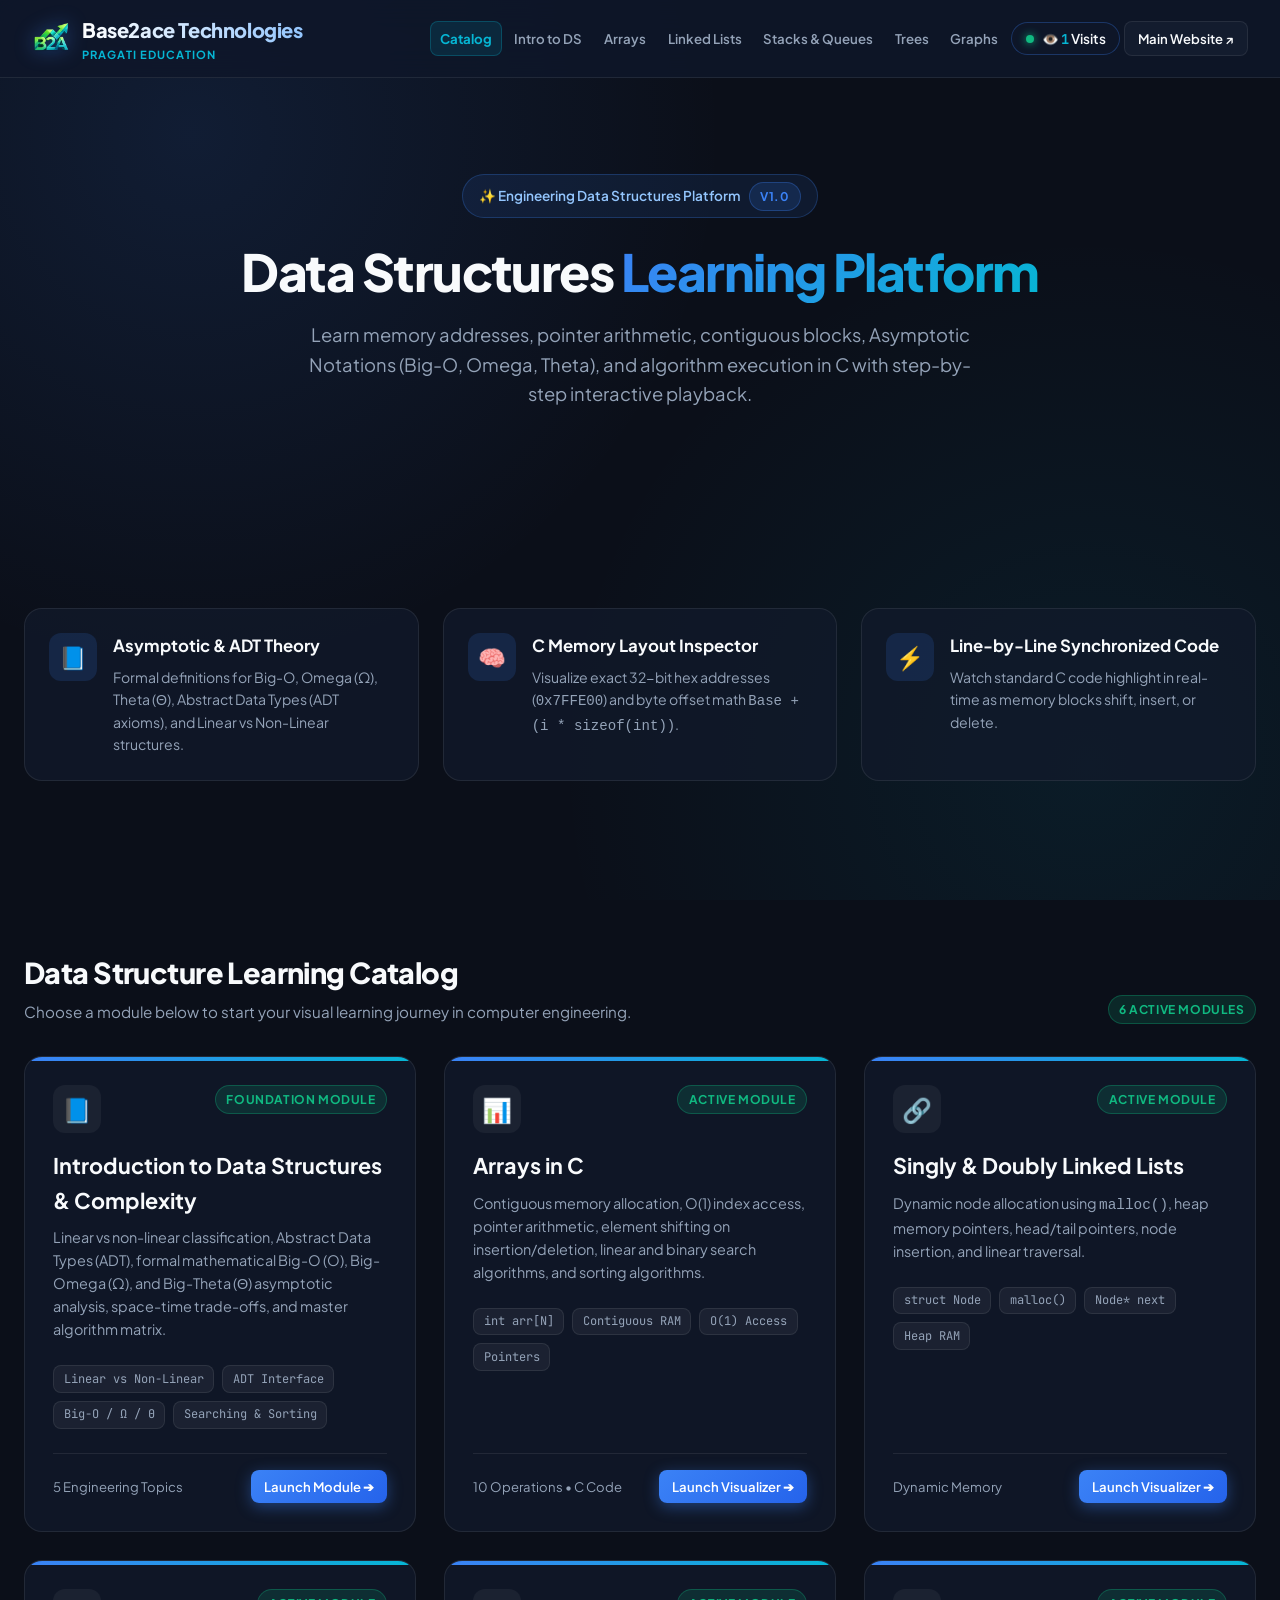
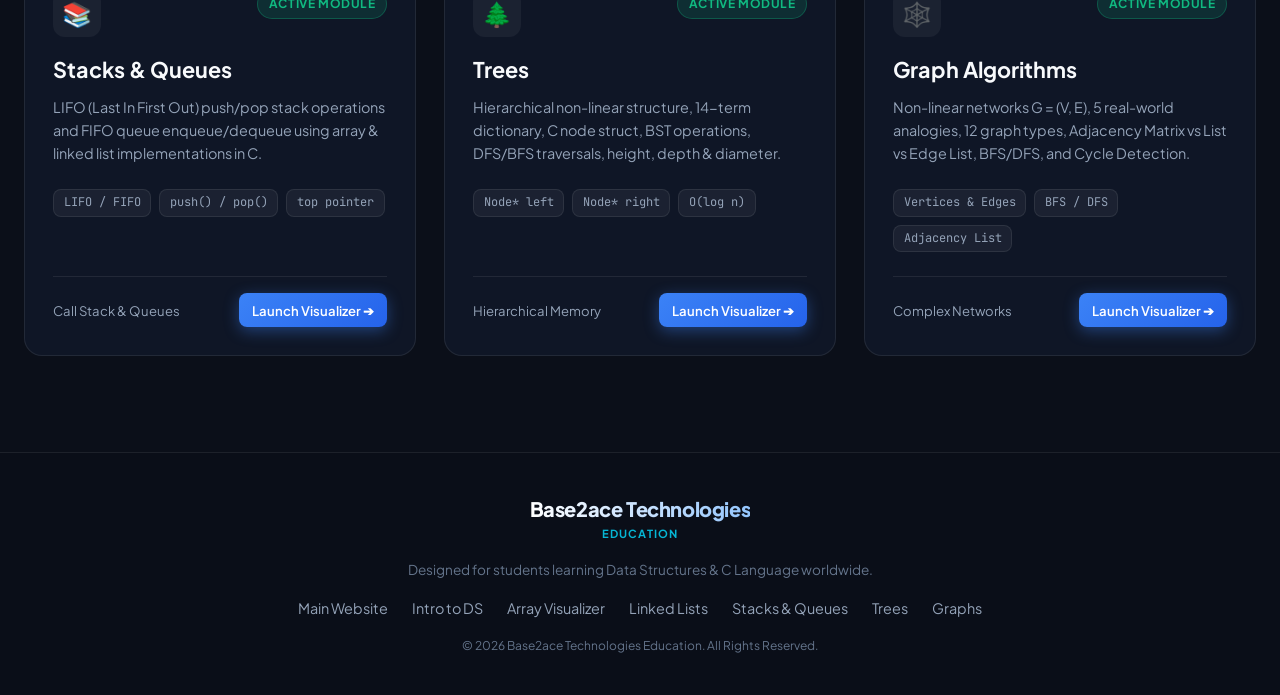
<file: index.html>
<!DOCTYPE html>
<html lang="en">

<head>
  <meta charset="UTF-8">
  <meta name="viewport" content="width=device-width, initial-scale=1.0">
  <title>Base2ace Technologies | Data Structures & Complexity Analysis</title>
  <meta name="description"
    content="Master Data Structures & Complexity Analysis in C language through interactive step-by-step visualizations, memory layouts, and C code execution. Created by Base2ace Technologies.">
  <link rel="icon" type="image/png" href="B2A_3D_logo.png">
  <link rel="apple-touch-icon" href="B2A_3D_logo.png">
  <link rel="stylesheet" href="css/main.css">
  <link rel="stylesheet" href="css/landing.css">
</head>

<body>

  <!-- Navigation Bar -->
  <nav class="navbar" id="mainNavbar">
    <div class="nav-container">
      <a href="index.html" class="brand-logo" id="brandLogoLink">
        <img src="B2A_3D_logo.png" alt="Base2ace Technologies Logo" class="brand-logo-img">
        <div class="brand-text">
          <span class="brand-name">Base2ace Technologies</span>
          <span class="brand-sub">Pragati Education</span>
        </div>
      </a>

      <ul class="nav-links">
        <li><a href="index.html" class="nav-link active" id="navHome">Catalog</a></li>
        <li><a href="intro-ds.html" class="nav-link" id="navIntro">Intro to DS</a></li>
        <li><a href="array.html" class="nav-link" id="navArray">Arrays</a></li>
        <li><a href="linked-list.html" class="nav-link" id="navLL">Linked Lists</a></li>
        <li><a href="stack-queue.html" class="nav-link" id="navSQ">Stacks & Queues</a></li>
        <li><a href="tree.html" class="nav-link" id="navTree">Trees</a></li>
        <li><a href="graph.html" class="nav-link" id="navGraph">Graphs</a></li>
        <li>
          <button class="nav-visitor-btn" onclick="openVisitorModal()" id="navVisitorBtn"
            title="Click to view site traffic details">
            <span class="visitor-live-dot"></span>
            <span class="nav-visitor-text">👁️ <strong id="navVisitCount">--</strong> Visits</span>
          </button>
        </li>
        <li><a href="https://base2ace.com" target="_blank" class="btn btn-secondary btn-sm" id="btnMainWebsite">Main
            Website ↗</a></li>
      </ul>
    </div>
  </nav>

  <!-- Hero Section -->
  <header class="hero">
    <div class="container">
      <div class="hero-pill">
        <span>✨ Engineering Data Structures Platform</span>
        <span class="badge badge-primary">v1.0</span>
      </div>

      <h1 class="hero-title">
        Data Structures <span class="highlight">Learning Platform</span>
      </h1>

      <p class="hero-description">
        Learn memory addresses, pointer arithmetic, contiguous blocks, Asymptotic Notations (Big-O, Omega, Theta), and
        algorithm execution in C with step-by-step interactive playback.
      </p>
    </div>
  </header>

  <!-- Key Learning Features Row -->
  <section class="container">
    <div class="features-row">
      <div class="feature-box">
        <div class="feature-icon-wrapper">📘</div>
        <div class="feature-info">
          <h3>Asymptotic & ADT Theory</h3>
          <p>Formal definitions for Big-O, Omega (Ω), Theta (Θ), Abstract Data Types (ADT axioms), and Linear vs
            Non-Linear structures.</p>
        </div>
      </div>

      <div class="feature-box">
        <div class="feature-icon-wrapper">🧠</div>
        <div class="feature-info">
          <h3>C Memory Layout Inspector</h3>
          <p>Visualize exact 32-bit hex addresses (<code>0x7FFE00</code>) and byte offset math
            <code>Base + (i * sizeof(int))</code>.
          </p>
        </div>
      </div>

      <div class="feature-box">
        <div class="feature-icon-wrapper">⚡</div>
        <div class="feature-info">
          <h3>Line-by-Line Synchronized Code</h3>
          <p>Watch standard C code highlight in real-time as memory blocks shift, insert, or delete.</p>
        </div>
      </div>
    </div>
  </section>

  <!-- Data Structure Catalog Grid -->
  <section class="container catalog-section" id="catalog">
    <div class="section-header">
      <div>
        <h2 class="section-title">Data Structure Learning Catalog</h2>
        <p class="section-subtitle">Choose a module below to start your visual learning journey in computer engineering.
        </p>
      </div>
      <span class="badge badge-success">6 Active Modules</span>
    </div>

    <div class="ds-grid">

      <!-- Card 1: Intro to DS & Complexity (Active - First Item) -->
      <div class="ds-card active-card" id="dsCardIntroDS">
        <div>
          <div class="ds-card-header">
            <div class="ds-card-icon">📘</div>
            <span class="badge badge-success">Foundation Module</span>
          </div>

          <h3 class="ds-card-title">Introduction to Data Structures & Complexity</h3>
          <p class="ds-card-desc">
            Linear vs non-linear classification, Abstract Data Types (ADT), formal mathematical Big-O (O), Big-Omega
            (Ω), and Big-Theta (Θ) asymptotic analysis, space-time trade-offs, and master algorithm matrix.
          </p>

          <div class="ds-tags">
            <span class="ds-tag">Linear vs Non-Linear</span>
            <span class="ds-tag">ADT Interface</span>
            <span class="ds-tag">Big-O / Ω / Θ</span>
            <span class="ds-tag">Searching & Sorting</span>
          </div>
        </div>

        <div class="ds-card-footer">
          <span style="font-size:0.82rem; color:var(--text-muted);">5 Engineering Topics</span>
          <a href="intro-ds.html" class="btn btn-primary btn-sm" id="cardLaunchIntroDS">Launch Module ➔</a>
        </div>
      </div>

      <!-- Card 2: Arrays Card (Active) -->
      <div class="ds-card active-card" id="dsCardArray">
        <div>
          <div class="ds-card-header">
            <div class="ds-card-icon">📊</div>
            <span class="badge badge-success">Active Module</span>
          </div>

          <h3 class="ds-card-title">Arrays in C</h3>
          <p class="ds-card-desc">
            Contiguous memory allocation, O(1) index access, pointer arithmetic, element shifting on insertion/deletion,
            linear and binary search algorithms, and sorting algorithms.
          </p>

          <div class="ds-tags">
            <span class="ds-tag">int arr[N]</span>
            <span class="ds-tag">Contiguous RAM</span>
            <span class="ds-tag">O(1) Access</span>
            <span class="ds-tag">Pointers</span>
          </div>
        </div>

        <div class="ds-card-footer">
          <span style="font-size:0.82rem; color:var(--text-muted);">10 Operations • C Code</span>
          <a href="array.html" class="btn btn-primary btn-sm" id="cardLaunchArray">Launch Visualizer ➔</a>
        </div>
      </div>

      <!-- Card 3: Linked List Card (Active) -->
      <div class="ds-card active-card" id="dsCardLinkedList">
        <div>
          <div class="ds-card-header">
            <div class="ds-card-icon">🔗</div>
            <span class="badge badge-success">Active Module</span>
          </div>

          <h3 class="ds-card-title">Singly & Doubly Linked Lists</h3>
          <p class="ds-card-desc">
            Dynamic node allocation using <code>malloc()</code>, heap memory pointers, head/tail pointers, node
            insertion, and linear traversal.
          </p>

          <div class="ds-tags">
            <span class="ds-tag">struct Node</span>
            <span class="ds-tag">malloc()</span>
            <span class="ds-tag">Node* next</span>
            <span class="ds-tag">Heap RAM</span>
          </div>
        </div>

        <div class="ds-card-footer">
          <span style="font-size:0.82rem; color:var(--text-muted);">Dynamic Memory</span>
          <a href="linked-list.html" class="btn btn-primary btn-sm" id="cardLaunchLL">Launch Visualizer ➔</a>
        </div>
      </div>

      <!-- Card 4: Stacks & Queues Card (Active) -->
      <div class="ds-card active-card" id="dsCardStacks">
        <div>
          <div class="ds-card-header">
            <div class="ds-card-icon">📚</div>
            <span class="badge badge-success">Active Module</span>
          </div>

          <h3 class="ds-card-title">Stacks & Queues</h3>
          <p class="ds-card-desc">
            LIFO (Last In First Out) push/pop stack operations and FIFO queue enqueue/dequeue using array & linked list
            implementations in C.
          </p>

          <div class="ds-tags">
            <span class="ds-tag">LIFO / FIFO</span>
            <span class="ds-tag">push() / pop()</span>
            <span class="ds-tag">top pointer</span>
          </div>
        </div>

        <div class="ds-card-footer">
          <span style="font-size:0.82rem; color:var(--text-muted);">Call Stack & Queues</span>
          <a href="stack-queue.html" class="btn btn-primary btn-sm" id="cardLaunchSQ">Launch Visualizer ➔</a>
        </div>
      </div>

      <!-- Card 5: Trees Card (Active) -->
      <div class="ds-card active-card" id="dsCardTrees">
        <div>
          <div class="ds-card-header">
            <div class="ds-card-icon">🌲</div>
            <span class="badge badge-success">Active Module</span>
          </div>

          <h3 class="ds-card-title">Trees</h3>
          <p class="ds-card-desc">
            Hierarchical non-linear structure, 14-term dictionary, C node struct, BST operations, DFS/BFS traversals,
            height, depth & diameter.
          </p>

          <div class="ds-tags">
            <span class="ds-tag">Node* left</span>
            <span class="ds-tag">Node* right</span>
            <span class="ds-tag">O(log n)</span>
          </div>
        </div>

        <div class="ds-card-footer">
          <span style="font-size:0.82rem; color:var(--text-muted);">Hierarchical Memory</span>
          <a href="tree.html" class="btn btn-primary btn-sm" id="cardLaunchTree">Launch Visualizer ➔</a>
        </div>
      </div>

      <!-- Card 6: Graphs Card (Active) -->
      <div class="ds-card active-card" id="dsCardGraphs">
        <div>
          <div class="ds-card-header">
            <div class="ds-card-icon">🕸️</div>
            <span class="badge badge-success">Active Module</span>
          </div>

          <h3 class="ds-card-title">Graph Algorithms</h3>
          <p class="ds-card-desc">
            Non-linear networks G = (V, E), 5 real-world analogies, 12 graph types, Adjacency Matrix vs List vs Edge
            List, BFS/DFS, and Cycle Detection.
          </p>

          <div class="ds-tags">
            <span class="ds-tag">Vertices & Edges</span>
            <span class="ds-tag">BFS / DFS</span>
            <span class="ds-tag">Adjacency List</span>
          </div>
        </div>

        <div class="ds-card-footer">
          <span style="font-size:0.82rem; color:var(--text-muted);">Complex Networks</span>
          <a href="graph.html" class="btn btn-primary btn-sm" id="cardLaunchGraph">Launch Visualizer ➔</a>
        </div>
      </div>

    </div>
  </section>

  <!-- Footer -->
  <footer class="footer">
    <div class="footer-content">
      <div class="brand-text">
        <span class="brand-name">Base2ace Technologies</span>
        <span class="brand-sub">Education</span>
      </div>
      <p style="font-size:0.85rem;">Designed for students learning Data Structures & C Language worldwide.</p>
      <div class="footer-links">
        <a href="https://base2ace.com" target="_blank" id="footMainWeb">Main Website</a>
        <a href="intro-ds.html" id="footIntroDS">Intro to DS</a>
        <a href="array.html" id="footArray">Array Visualizer</a>
        <a href="linked-list.html" id="footLL">Linked Lists</a>
        <a href="stack-queue.html" id="footSQ">Stacks & Queues</a>
        <a href="tree.html" id="footTree">Trees</a>
        <a href="graph.html" id="footGraph">Graphs</a>
      </div>
      <p style="font-size:0.75rem; color:var(--text-dim);">© 2026 Base2ace Technologies Education. All Rights Reserved.
      </p>
    </div>
  </footer>

  <script src="js/visitor-counter.js"></script>
  <script src="js/app.js"></script>
</body>

</html>
</file>
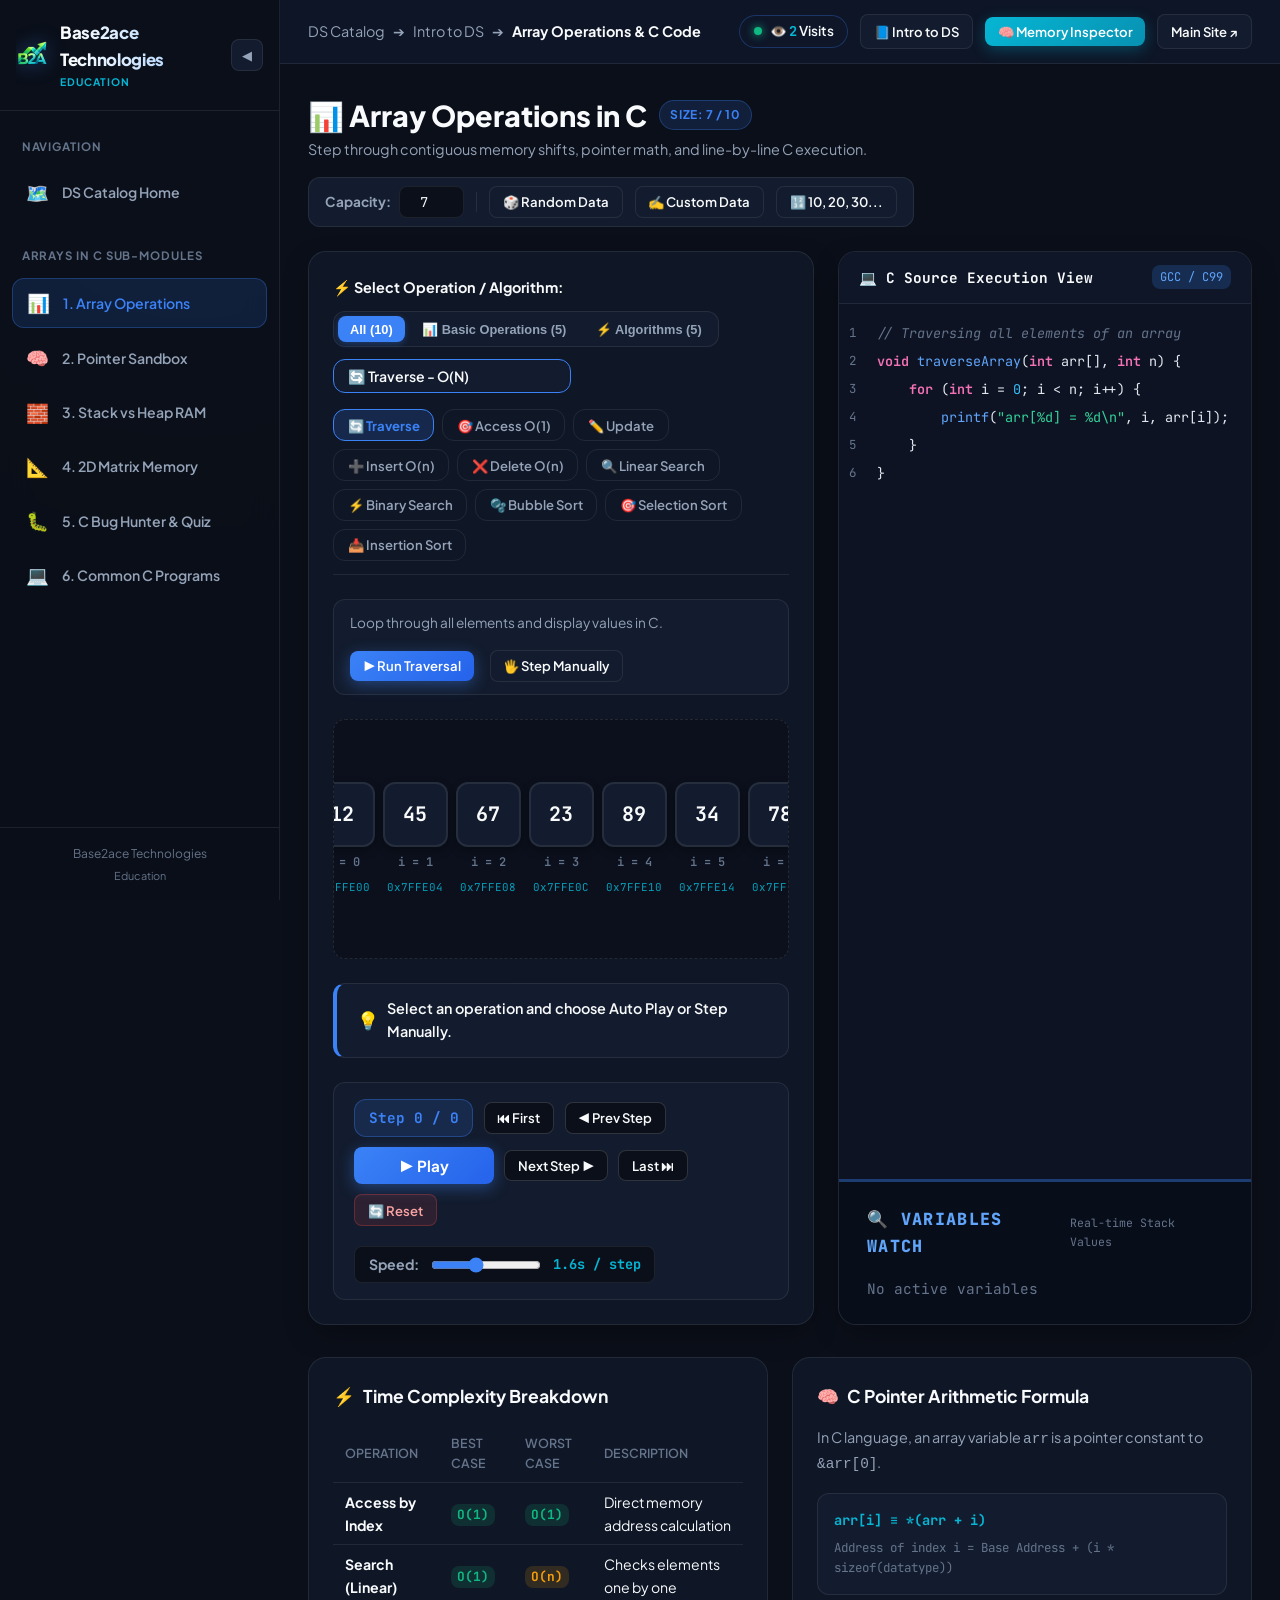
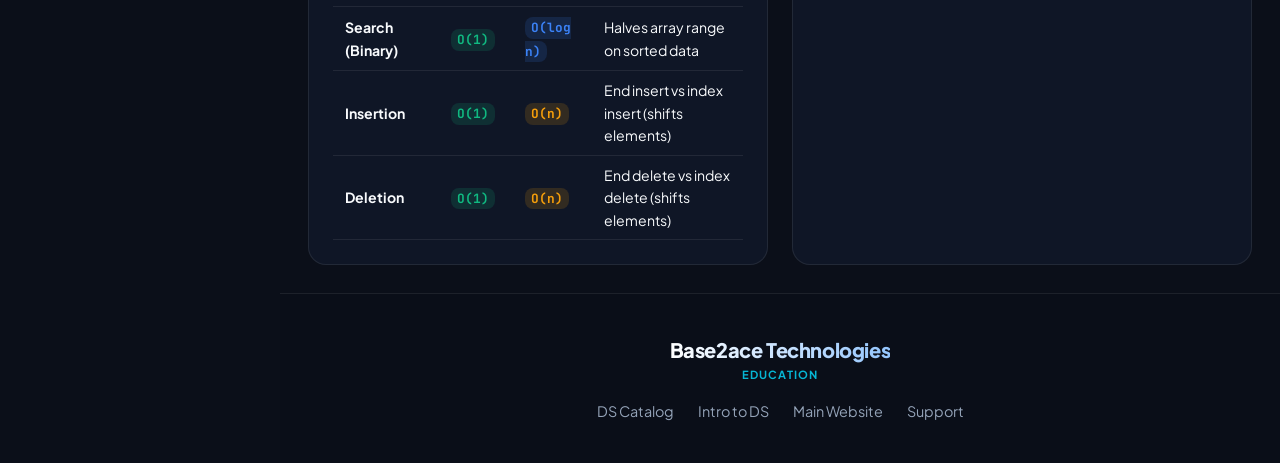
<file: array.html>
<!DOCTYPE html>
<html lang="en">

<head>
  <meta charset="UTF-8">
  <meta name="viewport" content="width=device-width, initial-scale=1.0">
  <title>Arrays in C Learning Hub | base2ace Academy</title>
  <meta name="description"
    content="Master Data Structures & Arrays in C with interactive visual animations, memory layouts, pointer arithmetic sandbox, 2D matrix row-major mapping, and common C programs. Created by base2ace Academy.">
  <link rel="icon" type="image/png" href="B2A_3D_logo.png">
  <link rel="apple-touch-icon" href="B2A_3D_logo.png">
  <link rel="stylesheet" href="css/main.css">
  <link rel="stylesheet" href="css/sidebar.css">
  <link rel="stylesheet" href="css/visualizer.css">
</head>

<body>

  <div class="app-layout">

    <!-- Collapsible Sidebar Panel -->
    <aside class="sidebar" id="sidebarNav">

      <!-- Sidebar Header & Toggle -->
      <div class="sidebar-header">
        <a href="index.html" class="sidebar-brand">
          <img src="B2A_3D_logo.png" alt="Base2ace Technologies Logo" class="brand-logo-img" style="height:32px;">
          <div class="brand-text sidebar-brand-text">
            <span class="brand-name" style="font-size:1.05rem;">Base2ace Technologies</span>
            <span class="brand-sub" style="font-size:0.65rem;">Education</span>
          </div>
        </a>

        <button class="toggle-sidebar-btn" id="toggleSidebarBtn"
          title="Toggle Sidebar Width (Collapse/Expand)">◀</button>
      </div>

      <!-- Scrollable Course Menu Body -->
      <nav class="sidebar-nav">

        <div class="sidebar-category">
          <div class="sidebar-cat-title">Navigation</div>
          <a href="index.html" class="sidebar-item">
            <span class="sidebar-item-icon">🗺️</span>
            <span class="sidebar-item-label">DS Catalog Home</span>
          </a>
        </div>

        <div class="sidebar-category">
          <div class="sidebar-cat-title">Arrays in C Sub-Modules</div>

          <!-- Module 1: Operations -->
          <a href="#operations" class="sidebar-item active" data-view="viewOperations"
            data-title="Array Operations & C Code">
            <span class="sidebar-item-icon">📊</span>
            <span class="sidebar-item-label">1. Array Operations</span>
          </a>

          <!-- Module 2: Pointer Sandbox -->
          <a href="#pointers" class="sidebar-item" data-view="viewPointerSandbox"
            data-title="Pointer Arithmetic Sandbox">
            <span class="sidebar-item-icon">🧠</span>
            <span class="sidebar-item-label">2. Pointer Sandbox</span>
          </a>

          <!-- Module 3: Stack vs Heap -->
          <a href="#stackheap" class="sidebar-item" data-view="viewStackHeap" data-title="Stack vs Heap Allocation">
            <span class="sidebar-item-icon">🧱</span>
            <span class="sidebar-item-label">3. Stack vs Heap RAM</span>
          </a>

          <!-- Module 4: 2D Matrix -->
          <a href="#matrix" class="sidebar-item" data-view="viewMatrix2D" data-title="Interactive 2D Matrix Memory">
            <span class="sidebar-item-icon">📐</span>
            <span class="sidebar-item-label">4. 2D Matrix Memory</span>
          </a>

          <!-- Module 5: Bug Hunter & Quiz -->
          <a href="#bughunter" class="sidebar-item" data-view="viewBugHunter" data-title="C Bug Hunter & Quiz">
            <span class="sidebar-item-icon">🐛</span>
            <span class="sidebar-item-label">5. C Bug Hunter & Quiz</span>
          </a>

          <!-- Module 6: Common C Programs -->
          <a href="#programs" class="sidebar-item" data-view="viewCommonPrograms" data-title="Common C Array Programs">
            <span class="sidebar-item-icon">💻</span>
            <span class="sidebar-item-label">6. Common C Programs</span>
          </a>
        </div>

      </nav>

      <!-- Sidebar Footer -->
      <div class="sidebar-footer">
        <div>Base2ace Technologies</div>
        <div style="font-size:0.68rem; color:var(--text-dim); margin-top:0.2rem;">Education</div>
      </div>
    </aside>

    <!-- Main Content Workspace -->
    <main class="main-workspace">

      <!-- Workspace Top Sticky Header -->
      <header class="workspace-header">
        <div class="breadcrumb-nav">
          <a href="index.html" style="color:var(--text-muted); text-decoration:none;">DS Catalog</a>
          <span>➔</span>
          <a href="intro-ds.html" style="color:var(--text-muted); text-decoration:none;">Intro to DS</a>
          <span>➔</span>
          <span class="breadcrumb-active" id="breadcrumbActiveTitle">Array Operations & C Code</span>
        </div>

        <div style="display:flex; align-items:center; gap:0.75rem;">
          <a href="intro-ds.html" class="btn btn-secondary btn-sm">📘 Intro to DS</a>
          <button class="btn btn-accent btn-sm" onclick="openMemoryModal()" id="btnOpenMemoryModalNav">🧠 Memory
            Inspector</button>
          <a href="https://base2ace.com" target="_blank" class="btn btn-secondary btn-sm">Main Site ↗</a>
        </div>
      </header>

      <!-- ===================================================================
           VIEW 1: ARRAY OPERATIONS & C CODE
           =================================================================== -->
      <div class="view-panel active-view" id="viewOperations">

        <div class="viz-header">
          <div class="viz-title-group">
            <h1>
              <span>📊 Array Operations in C</span>
              <span class="badge badge-primary" id="arraySizeBadge">Size: 7 / 10</span>
            </h1>
            <p>Step through contiguous memory shifts, pointer math, and line-by-line C execution.</p>
          </div>

          <div class="viz-config-bar">
            <div class="config-item">
              <label for="arraySizeInput"><strong>Capacity:</strong></label>
              <input type="number" id="arraySizeInput" class="config-input" value="7" min="3" max="12"
                aria-label="Array Size Input">
            </div>
            <div style="height: 20px; width: 1px; background: var(--bg-surface-border);"></div>
            <button class="btn btn-secondary btn-sm" onclick="generateRandomArray()" id="btnRandomData">🎲 Random
              Data</button>
            <button class="btn btn-secondary btn-sm" onclick="promptCustomArray()" id="btnCustomData">✍️ Custom
              Data</button>
            <button class="btn btn-secondary btn-sm" onclick="fillSequentialArray()" id="btnSeqData">🔢 10, 20,
              30...</button>
          </div>
        </div>

        <!-- Dual Column Workspace -->
        <div class="viz-layout">

          <!-- LEFT COLUMN: Operations, Visualizer Stage, Playback -->
          <div class="viz-canvas-card">

            <!-- Categorized Operation Navigation Header Bar -->
            <div class="op-nav-bar">
              <div class="op-nav-header">
                <div class="op-nav-title">
                  <span
                    style="font-size:0.9rem; font-weight:700; color:var(--text-main); display:flex; align-items:center; gap:0.4rem;">
                    ⚡ Select Operation / Algorithm:
                  </span>
                </div>

                <div class="op-controls-row">
                  <!-- Category Filter Pills -->
                  <div class="op-category-pills">
                    <button class="op-cat-pill active" onclick="filterOpCategory('all')" id="catPillAll">All
                      (10)</button>
                    <button class="op-cat-pill" onclick="filterOpCategory('basic')" id="catPillBasic">📊 Basic
                      Operations (5)</button>
                    <button class="op-cat-pill" onclick="filterOpCategory('algorithms')" id="catPillAlgorithms">⚡
                      Algorithms (5)</button>
                  </div>

                  <!-- Categorized Dropdown Select Menu -->
                  <div class="op-dropdown-wrapper">
                    <select id="opDropdownSelect" class="op-dropdown-select" onchange="selectOperation(this.value)"
                      aria-label="Select Array Operation or Algorithm">
                      <optgroup label="📊 Basic Array Operations">
                        <option value="traverse">🔄 Traverse - O(N)</option>
                        <option value="access">🎯 Access - O(1)</option>
                        <option value="update">✏️ Update - O(1)</option>
                        <option value="insert">➕ Insert - O(N)</option>
                        <option value="delete">❌ Delete - O(N)</option>
                      </optgroup>
                      <optgroup label="⚡ Searching & Sorting Algorithms">
                        <option value="linearSearch">🔍 Linear Search - O(N)</option>
                        <option value="binarySearch">⚡ Binary Search - O(log N)</option>
                        <option value="bubbleSort">🫧 Bubble Sort - O(N²)</option>
                        <option value="selectionSort">🎯 Selection Sort - O(N²)</option>
                        <option value="insertionSort">📥 Insertion Sort - O(N²)</option>
                      </optgroup>
                    </select>
                  </div>
                </div>
              </div>

              <!-- Operation Tab Buttons (Filterable) -->
              <div class="operation-tabs" id="operationTabsContainer" role="tablist">
                <button class="op-tab active" data-op="traverse" data-category="basic"
                  onclick="selectOperation('traverse')">🔄 Traverse</button>
                <button class="op-tab" data-op="access" data-category="basic" onclick="selectOperation('access')">🎯
                  Access O(1)</button>
                <button class="op-tab" data-op="update" data-category="basic" onclick="selectOperation('update')">✏️
                  Update</button>
                <button class="op-tab" data-op="insert" data-category="basic" onclick="selectOperation('insert')">➕
                  Insert O(n)</button>
                <button class="op-tab" data-op="delete" data-category="basic" onclick="selectOperation('delete')">❌
                  Delete O(n)</button>
                <button class="op-tab" data-op="linearSearch" data-category="algorithms"
                  onclick="selectOperation('linearSearch')">🔍 Linear Search</button>
                <button class="op-tab" data-op="binarySearch" data-category="algorithms"
                  onclick="selectOperation('binarySearch')">⚡ Binary Search</button>
                <button class="op-tab" data-op="bubbleSort" data-category="algorithms"
                  onclick="selectOperation('bubbleSort')">🫧 Bubble Sort</button>
                <button class="op-tab" data-op="selectionSort" data-category="algorithms"
                  onclick="selectOperation('selectionSort')">🎯 Selection Sort</button>
                <button class="op-tab" data-op="insertionSort" data-category="algorithms"
                  onclick="selectOperation('insertionSort')">📥 Insertion Sort</button>
              </div>
            </div>

            <!-- Selected Operation Specific Input Bar -->
            <div class="op-controls" id="opControlsContainer">
              <!-- Dynamic control buttons rendered by array-visualizer.js -->
            </div>

            <!-- Array Memory Visualization Stage -->
            <div class="array-stage">
              <div class="array-nodes-container" id="arrayNodesContainer">
                <!-- Array nodes populated by array-visualizer.js -->
              </div>
            </div>

            <!-- Step Execution Message Banner -->
            <div class="step-banner" id="stepBanner">
              <div style="display:flex; align-items:center; gap:0.5rem;">
                <span style="font-size:1.1rem;">💡</span>
                <span id="stepBannerText" style="font-weight:600;">Select an operation and choose Auto Play or Step
                  Manually.</span>
              </div>
            </div>

            <!-- Playback Control Bar -->
            <div class="playback-bar">
              <div class="playback-buttons">
                <span class="step-counter-badge" id="stepCounterBadge">Step 0 / 0</span>
                <button class="btn btn-step btn-sm" onclick="jumpToStart()" id="btnJumpStart"
                  title="Jump to first step">⏮ First</button>
                <button class="btn btn-step btn-sm" onclick="stepBackward()" id="btnStepPrev" title="Go back one step">◀
                  Prev Step</button>
                <button class="btn btn-play-pause btn-sm" onclick="togglePlayPause()" id="playPauseBtn"
                  title="Play or pause step-by-step animation">▶ Play</button>
                <button class="btn btn-step btn-sm" onclick="stepForward()" id="btnStepNext"
                  title="Advance to next step">Next Step ▶</button>
                <button class="btn btn-step btn-sm" onclick="jumpToEnd()" id="btnJumpEnd" title="Jump to last step">Last
                  ⏭</button>
                <button class="btn btn-reset btn-sm" onclick="resetSteps()" id="btnReset"
                  title="Reset array and animation">🔄 Reset</button>
              </div>

              <div class="speed-control">
                <label for="speedSlider"><strong>Speed:</strong></label>
                <input type="range" id="speedSlider" class="speed-slider" min="800" max="2800" value="1600" step="100"
                  aria-label="Playback Speed Slider">
                <span class="speed-label-badge" id="speedLabelBadge">1.6s / step</span>
              </div>
            </div>

          </div>

          <!-- RIGHT COLUMN: Synchronized C Code & Variables Watch -->
          <div class="code-panel">
            <div class="code-panel-header">
              <div class="code-panel-title">
                <span>💻 C Source Execution View</span>
              </div>
              <span class="c-badge">GCC / C99</span>
            </div>

            <div class="code-view" id="cCodeView">
              <!-- Code lines populated by c-snippets.js & array-visualizer.js -->
            </div>

            <div class="variable-tracker">
              <div class="var-tracker-header">
                <div class="var-tracker-title">
                  <span>🔍 Variables Watch</span>
                </div>
                <span style="font-size:0.72rem; color:var(--text-dim); font-family:var(--font-code);">Real-time Stack
                  Values</span>
              </div>
              <div class="var-list" id="varTrackerList">
                <span style="color:var(--text-dim); font-size:0.9rem;">No active variables</span>
              </div>
            </div>
          </div>

        </div>

        <!-- Complexity Table -->
        <section class="theory-grid">
          <div class="theory-card">
            <h3><span>⚡</span> Time Complexity Breakdown</h3>
            <table class="complexity-table">
              <thead>
                <tr>
                  <th>Operation</th>
                  <th>Best Case</th>
                  <th>Worst Case</th>
                  <th>Description</th>
                </tr>
              </thead>
              <tbody>
                <tr>
                  <td><strong>Access by Index</strong></td>
                  <td><span class="comp-badge comp-o1">O(1)</span></td>
                  <td><span class="comp-badge comp-o1">O(1)</span></td>
                  <td>Direct memory address calculation</td>
                </tr>
                <tr>
                  <td><strong>Search (Linear)</strong></td>
                  <td><span class="comp-badge comp-o1">O(1)</span></td>
                  <td><span class="comp-badge comp-on">O(n)</span></td>
                  <td>Checks elements one by one</td>
                </tr>
                <tr>
                  <td><strong>Search (Binary)</strong></td>
                  <td><span class="comp-badge comp-o1">O(1)</span></td>
                  <td><span class="comp-badge comp-ologn">O(log n)</span></td>
                  <td>Halves array range on sorted data</td>
                </tr>
                <tr>
                  <td><strong>Insertion</strong></td>
                  <td><span class="comp-badge comp-o1">O(1)</span></td>
                  <td><span class="comp-badge comp-on">O(n)</span></td>
                  <td>End insert vs index insert (shifts elements)</td>
                </tr>
                <tr>
                  <td><strong>Deletion</strong></td>
                  <td><span class="comp-badge comp-o1">O(1)</span></td>
                  <td><span class="comp-badge comp-on">O(n)</span></td>
                  <td>End delete vs index delete (shifts elements)</td>
                </tr>
              </tbody>
            </table>
          </div>

          <div class="theory-card">
            <h3><span>🧠</span> C Pointer Arithmetic Formula</h3>
            <p style="font-size:0.9rem; color:var(--text-muted); margin-bottom:1rem;">
              In C language, an array variable <code>arr</code> is a pointer constant to <code>&arr[0]</code>.
            </p>
            <div
              style="background:var(--bg-surface); padding:1rem; border-radius:var(--radius-md); border:1px solid var(--bg-surface-border); font-family:var(--font-code); font-size:0.85rem;">
              <div style="color:var(--secondary); font-weight:700;">arr[i] ≡ *(arr + i)</div>
              <div style="color:var(--text-dim); margin-top:0.4rem; font-size:0.78rem;">
                Address of index i = Base Address + (i * sizeof(datatype))
              </div>
            </div>
          </div>
        </section>

      </div>

      <!-- ===================================================================
           VIEW 2: POINTER ARITHMETIC SANDBOX
           =================================================================== -->
      <div class="view-panel" id="viewPointerSandbox">
        <div id="pointerSandboxContainer">
          <!-- Rendered by pointer-sandbox.js -->
        </div>
      </div>

      <!-- ===================================================================
           VIEW 3: STACK VS HEAP RAM ALLOCATION
           =================================================================== -->
      <div class="view-panel" id="viewStackHeap">
        <!-- Rendered dynamically by stack-heap-interactive.js -->
      </div>

      <!-- ===================================================================
           VIEW 4: INTERACTIVE 2D MATRIX ROW-MAJOR MEMORY
           =================================================================== -->
      <div class="view-panel" id="viewMatrix2D">
        <div id="matrixInteractiveContainer">
          <!-- Rendered dynamically by matrix-interactive.js -->
        </div>
      </div>

      <!-- ===================================================================
           VIEW 5: C BUG HUNTER & QUIZ
           =================================================================== -->
      <div class="view-panel" id="viewBugHunter">
        <div id="bugHunterContainer">
          <!-- Rendered by bug-hunter.js -->
        </div>

        <section style="margin-top:2.5rem;">
          <h2
            style="font-size:1.5rem; font-weight:800; margin-bottom:1.5rem; display:flex; align-items:center; gap:0.5rem;">
            <span>📝</span> Self-Assessment Knowledge Check
          </h2>
          <div id="quizContainer">
            <!-- Rendered by quiz.js -->
          </div>
        </section>
      </div>

      <!-- ===================================================================
           VIEW 6: COMMON C ARRAY PROGRAMS
           =================================================================== -->
      <div class="view-panel" id="viewCommonPrograms">
        <div id="cProgramsContainer">
          <!-- Rendered dynamically by c-programs.js -->
        </div>
      </div>

      <!-- Footer -->
      <footer class="footer" style="margin-top:auto;">
        <div class="footer-content">
          <div class="brand-text">
            <span class="brand-name">Base2ace Technologies</span>
            <span class="brand-sub">Education</span>
          </div>
          <div class="footer-links">
            <a href="index.html">DS Catalog</a>
            <a href="intro-ds.html">Intro to DS</a>
            <a href="https://base2ace.com" target="_blank">Main Website</a>
            <a href="mailto:enquiry@base2ace.com">Support</a>
          </div>
        </div>
      </footer>

    </main>

  </div>

  <!-- Memory Layout Inspector Modal Overlay -->
  <div class="modal-overlay" id="memoryModalOverlay">
    <div class="modal-card">
      <div class="modal-header">
        <h3 class="modal-title">
          <span>🧠</span> Detailed C Memory Layout Inspector
        </h3>
        <button class="modal-close" aria-label="Close Modal">&times;</button>
      </div>

      <div id="memoryInspectorContent">
        <!-- Rendered dynamically by MemoryInspector object -->
      </div>

      <div style="margin-top:1.5rem; text-align:right;">
        <button class="btn btn-secondary btn-sm" onclick="closeModal('memoryModalOverlay')">Close Inspector</button>
      </div>
    </div>
  </div>

  <!-- Scripts -->
  <script src="js/visitor-counter.js"></script>
  <script src="js/app.js"></script>
  <script src="js/sidebar.js"></script>
  <script src="js/intro-ds.js"></script>
  <script src="js/c-snippets.js"></script>
  <script src="js/memory-inspector.js"></script>
  <script src="js/pointer-sandbox.js"></script>
  <script src="js/stack-heap-interactive.js"></script>
  <script src="js/matrix-interactive.js"></script>
  <script src="js/bug-hunter.js"></script>
  <script src="js/c-programs.js"></script>
  <script src="js/array-visualizer.js"></script>
  <script src="js/quiz.js"></script>
</body>

</html>
</file>
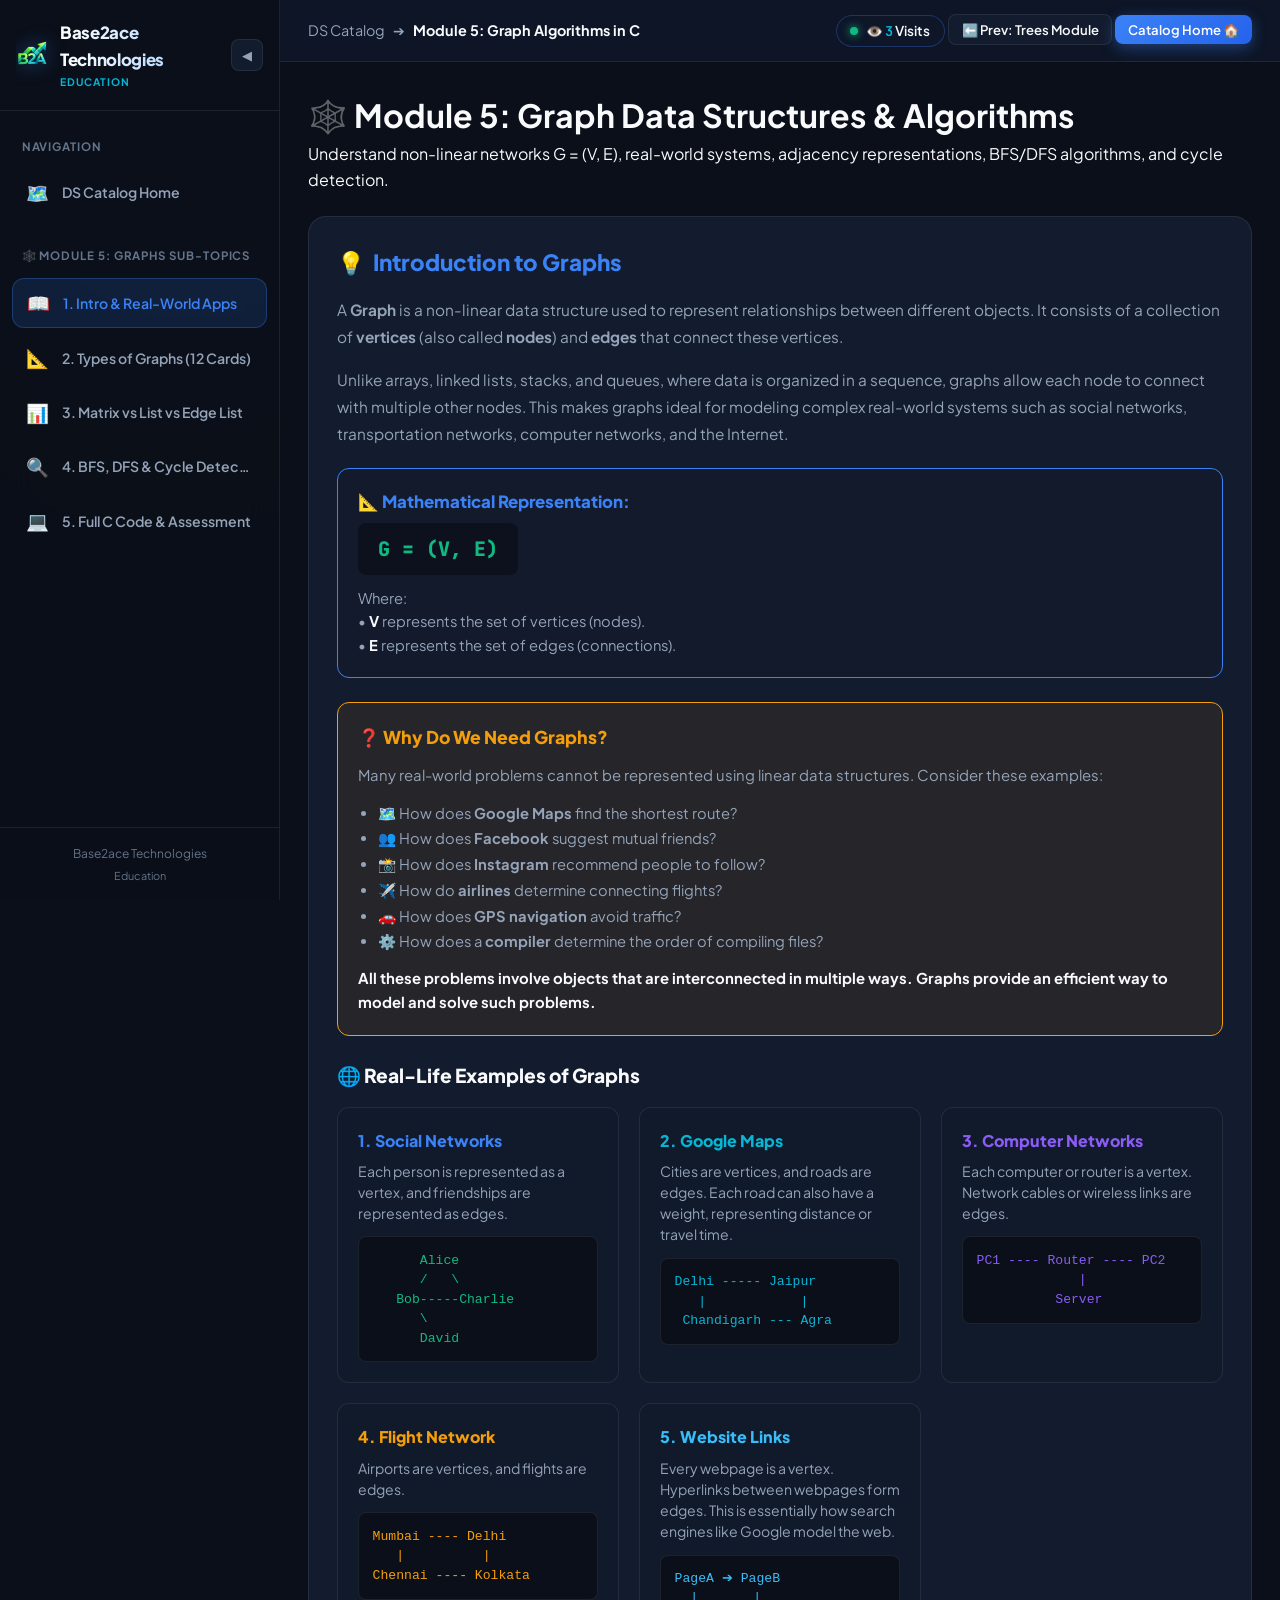
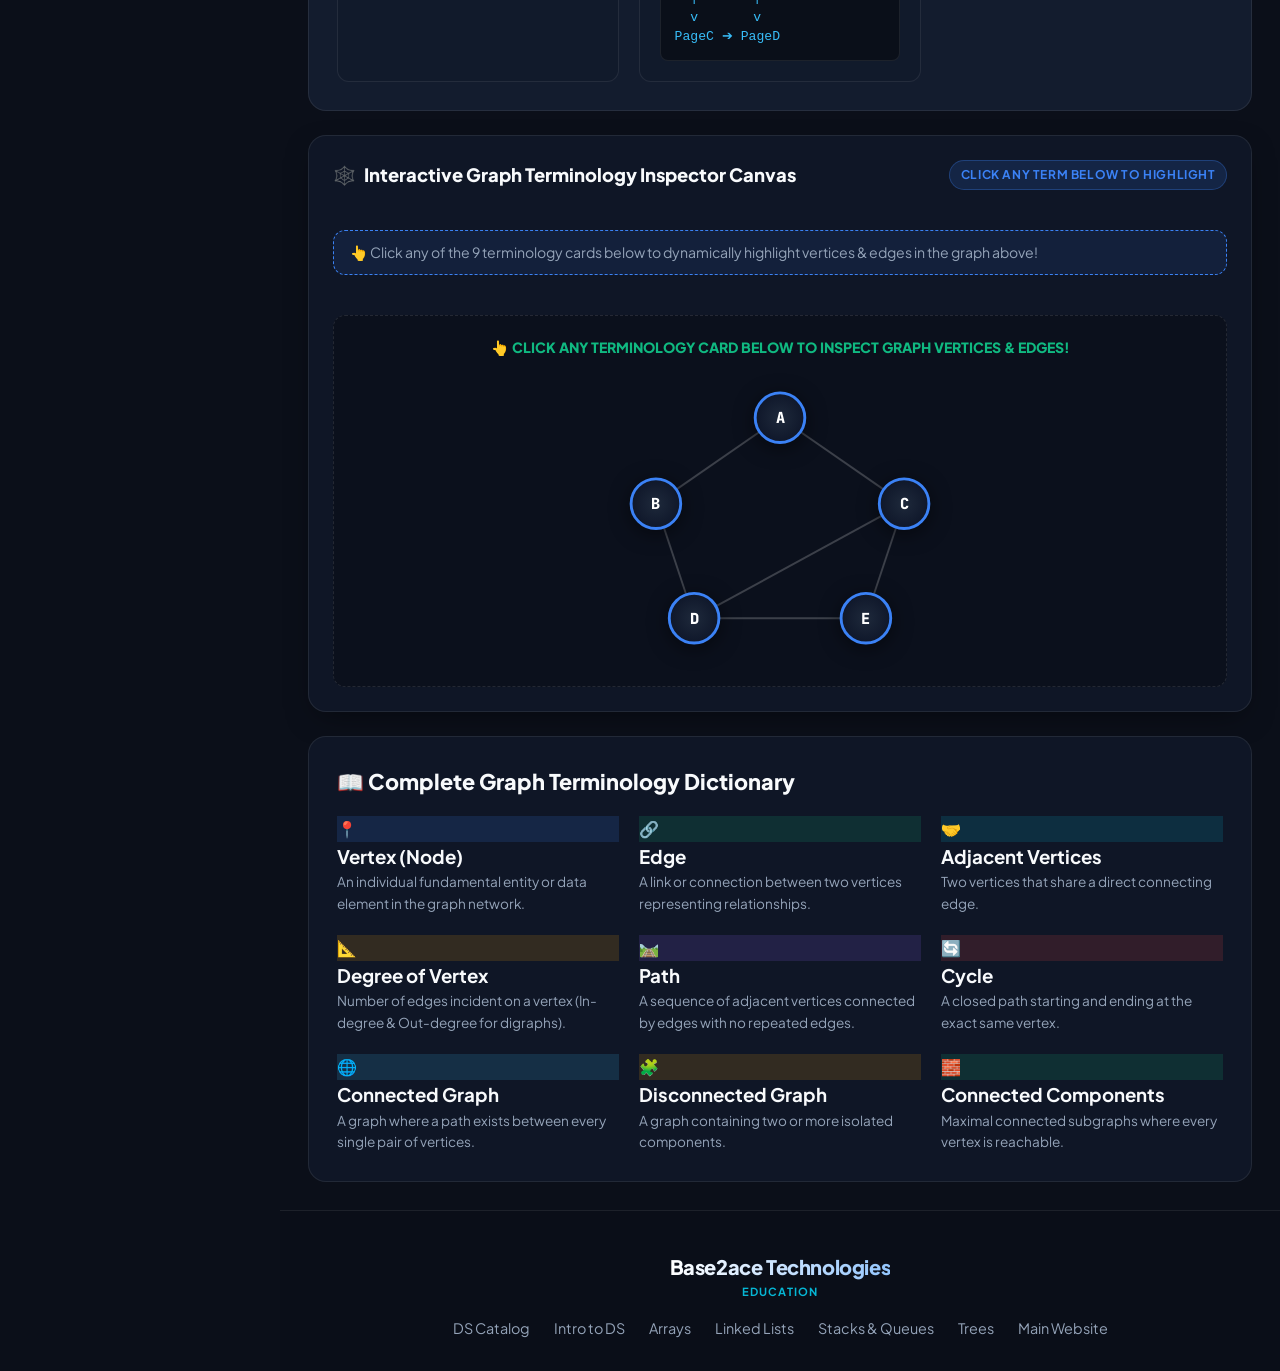
<file: graph.html>
<!DOCTYPE html>
<html lang="en">
<head>
  <meta charset="UTF-8">
  <meta name="viewport" content="width=device-width, initial-scale=1.0">
  <title>Module 5: Graph Algorithms in C | Base2ace Academy</title>
  <meta name="description" content="Master Graph Data Structures and Algorithms in C with interactive Adjacency Matrix, Adjacency List, BFS/DFS Traversals, Cycle Detection, and C code execution. Created by Base2ace Technologies.">
  <link rel="icon" type="image/png" href="B2A_3D_logo.png">
  <link rel="apple-touch-icon" href="B2A_3D_logo.png">
  <link rel="stylesheet" href="css/main.css">
  <link rel="stylesheet" href="css/sidebar.css">
  <link rel="stylesheet" href="css/visualizer.css">
</head>
<body>

  <div class="app-layout">

    <!-- Collapsible Sidebar Panel -->
    <aside class="sidebar" id="sidebarNav">

      <!-- Sidebar Header & Toggle -->
      <div class="sidebar-header">
        <a href="index.html" class="sidebar-brand">
          <img src="B2A_3D_logo.png" alt="Base2ace Technologies Logo" class="brand-logo-img" style="height:32px;">
          <div class="brand-text sidebar-brand-text">
            <span class="brand-name" style="font-size:1.05rem;">Base2ace Technologies</span>
            <span class="brand-sub" style="font-size:0.65rem;">Education</span>
          </div>
        </a>

        <button class="toggle-sidebar-btn" id="toggleSidebarBtn" title="Toggle Sidebar Width">◀</button>
      </div>

      <!-- Scrollable Course Menu Body -->
      <nav class="sidebar-nav">

        <div class="sidebar-category">
          <div class="sidebar-cat-title">Navigation</div>
          <a href="index.html" class="sidebar-item">
            <span class="sidebar-item-icon">🗺️</span>
            <span class="sidebar-item-label">DS Catalog Home</span>
          </a>
        </div>

        <div class="sidebar-category">
          <div class="sidebar-cat-title">🕸️ Module 5: Graphs Sub-Topics</div>

          <a href="#foundations" class="sidebar-item active" data-graph-view="viewGraphFoundations" onclick="GraphEngine.switchSubView('viewGraphFoundations')">
            <span class="sidebar-item-icon">📖</span>
            <span class="sidebar-item-label">1. Intro & Real-World Apps</span>
          </a>

          <a href="#types" class="sidebar-item" data-graph-view="viewGraphTypes" onclick="GraphEngine.switchSubView('viewGraphTypes')">
            <span class="sidebar-item-icon">📐</span>
            <span class="sidebar-item-label">2. Types of Graphs (12 Cards)</span>
          </a>

          <a href="#representation" class="sidebar-item" data-graph-view="viewGraphRep" onclick="GraphEngine.switchSubView('viewGraphRep')">
            <span class="sidebar-item-icon">📊</span>
            <span class="sidebar-item-label">3. Matrix vs List vs Edge List</span>
          </a>

          <a href="#traversals" class="sidebar-item" data-graph-view="viewGraphTraversals" onclick="GraphEngine.switchSubView('viewGraphTraversals')">
            <span class="sidebar-item-icon">🔍</span>
            <span class="sidebar-item-label">4. BFS, DFS & Cycle Detection</span>
          </a>

          <a href="#programs" class="sidebar-item" data-graph-view="viewGraphPrograms" onclick="GraphEngine.switchSubView('viewGraphPrograms')">
            <span class="sidebar-item-icon">💻</span>
            <span class="sidebar-item-label">5. Full C Code & Assessment</span>
          </a>
        </div>

      </nav>

      <!-- Sidebar Footer -->
      <div class="sidebar-footer">
        <div>Base2ace Technologies</div>
        <div style="font-size:0.68rem; color:var(--text-dim); margin-top:0.2rem;">Education</div>
      </div>
    </aside>

    <!-- Main Content Workspace -->
    <main class="main-workspace">

      <!-- Workspace Top Sticky Header -->
      <header class="workspace-header">
        <div class="breadcrumb-nav">
          <a href="index.html" style="color:var(--text-muted); text-decoration:none;">DS Catalog</a>
          <span>➔</span>
          <span style="color:var(--text-main); font-weight:700;">Module 5: Graph Algorithms in C</span>
        </div>

        <div class="header-actions">
          <button class="btn btn-secondary btn-sm" onclick="location.href='tree.html'">⬅️ Prev: Trees Module</button>
          <button class="btn btn-primary btn-sm" onclick="location.href='index.html'">Catalog Home 🏠</button>
        </div>
      </header>

      <!-- SUB-VIEW 1: GRAPH FOUNDATIONS, 5 REAL-WORLD APPLICATIONS & 9-TERM DICTIONARY -->
      <div class="view-panel active-view" id="viewGraphFoundations">
        
        <!-- Module Banner Header -->
        <div class="module-header-card" style="margin-bottom:1.5rem;">
          <h1 class="module-title">🕸️ Module 5: Graph Data Structures & Algorithms</h1>
          <p class="module-subtitle">
            Understand non-linear networks G = (V, E), real-world systems, adjacency representations, BFS/DFS algorithms, and cycle detection.
          </p>
        </div>

        <!-- 1. Introduction to Graphs -->
        <div style="background:var(--bg-surface); border:1px solid var(--bg-surface-border); border-radius:var(--radius-lg); padding:1.75rem; margin-bottom:1.5rem;">
          <h2 style="font-size:1.4rem; font-weight:800; color:var(--primary); margin-bottom:1rem; display:flex; align-items:center; gap:0.5rem;">
            <span>💡</span> Introduction to Graphs
          </h2>
          
          <p style="color:var(--text-muted); font-size:0.96rem; line-height:1.75; margin-bottom:1rem;">
            A <strong>Graph</strong> is a non-linear data structure used to represent relationships between different objects. It consists of a collection of <strong>vertices</strong> (also called <strong>nodes</strong>) and <strong>edges</strong> that connect these vertices.
          </p>

          <p style="color:var(--text-muted); font-size:0.96rem; line-height:1.75; margin-bottom:1.25rem;">
            Unlike arrays, linked lists, stacks, and queues, where data is organized in a sequence, graphs allow each node to connect with multiple other nodes. This makes graphs ideal for modeling complex real-world systems such as social networks, transportation networks, computer networks, and the Internet.
          </p>

          <!-- Mathematical Representation Card -->
          <div style="background:var(--bg-card); border:1.5px solid var(--primary); border-radius:var(--radius-md); padding:1.25rem; margin-bottom:1.5rem;">
            <h3 style="font-size:1.05rem; font-weight:800; color:var(--primary); margin-bottom:0.5rem;">📐 Mathematical Representation:</h3>
            <div style="font-family:var(--font-code); font-size:1.25rem; font-weight:800; color:var(--accent-green); margin-bottom:0.75rem; background:rgba(0,0,0,0.35); padding:0.6rem 1.25rem; border-radius:var(--radius-sm); display:inline-block;">
              G = (V, E)
            </div>
            <div style="color:var(--text-muted); font-size:0.92rem; line-height:1.6;">
              Where:<br>
              • <strong style="color:var(--text-main);">V</strong> represents the set of vertices (nodes).<br>
              • <strong style="color:var(--text-main);">E</strong> represents the set of edges (connections).
            </div>
          </div>

          <!-- Why Do We Need Graphs? -->
          <div style="background:rgba(245,158,11,0.08); border:1.5px solid var(--accent-amber); border-radius:var(--radius-md); padding:1.25rem; margin-bottom:1.5rem;">
            <h3 style="font-size:1.1rem; font-weight:800; color:var(--accent-amber); margin-bottom:0.75rem;">❓ Why Do We Need Graphs?</h3>
            <p style="color:var(--text-muted); font-size:0.93rem; line-height:1.7; margin-bottom:0.75rem;">
              Many real-world problems cannot be represented using linear data structures. Consider these examples:
            </p>
            <ul style="color:var(--text-muted); font-size:0.92rem; line-height:1.75; padding-left:1.25rem; margin-bottom:0.75rem;">
              <li>🗺️ How does <strong>Google Maps</strong> find the shortest route?</li>
              <li>👥 How does <strong>Facebook</strong> suggest mutual friends?</li>
              <li>📸 How does <strong>Instagram</strong> recommend people to follow?</li>
              <li>✈️ How do <strong>airlines</strong> determine connecting flights?</li>
              <li>🚗 How does <strong>GPS navigation</strong> avoid traffic?</li>
              <li>⚙️ How does a <strong>compiler</strong> determine the order of compiling files?</li>
            </ul>
            <p style="color:var(--text-main); font-weight:700; font-size:0.93rem; margin:0;">
              All these problems involve objects that are interconnected in multiple ways. Graphs provide an efficient way to model and solve such problems.
            </p>
          </div>

          <!-- Real-Life Examples of Graphs -->
          <h3 style="font-size:1.2rem; font-weight:800; color:var(--text-main); margin-bottom:1rem;">🌐 Real-Life Examples of Graphs</h3>

          <div style="display:grid; grid-template-columns:repeat(auto-fit, minmax(280px, 1fr)); gap:1.25rem;">
            
            <!-- 1. Social Networks -->
            <div style="background:var(--bg-card); border:1px solid var(--bg-surface-border); border-radius:var(--radius-md); padding:1.25rem;">
              <h4 style="font-size:1rem; font-weight:800; color:var(--primary); margin-bottom:0.5rem;">1. Social Networks</h4>
              <p style="font-size:0.88rem; color:var(--text-muted); line-height:1.5; margin-bottom:0.75rem;">
                Each person is represented as a vertex, and friendships are represented as edges.
              </p>
              <pre style="background:rgba(0,0,0,0.4); border:1px solid var(--bg-surface-border); padding:0.85rem; border-radius:var(--radius-sm); font-family:var(--font-code); font-size:0.82rem; color:var(--accent-green); margin:0; line-height:1.4; overflow-x:auto;"><code>      Alice
      /   \
   Bob-----Charlie
      \
      David</code></pre>
            </div>

            <!-- 2. Google Maps -->
            <div style="background:var(--bg-card); border:1px solid var(--bg-surface-border); border-radius:var(--radius-md); padding:1.25rem;">
              <h4 style="font-size:1rem; font-weight:800; color:var(--secondary); margin-bottom:0.5rem;">2. Google Maps</h4>
              <p style="font-size:0.88rem; color:var(--text-muted); line-height:1.5; margin-bottom:0.75rem;">
                Cities are vertices, and roads are edges. Each road can also have a weight, representing distance or travel time.
              </p>
              <pre style="background:rgba(0,0,0,0.4); border:1px solid var(--bg-surface-border); padding:0.85rem; border-radius:var(--radius-sm); font-family:var(--font-code); font-size:0.82rem; color:var(--secondary); margin:0; line-height:1.4; overflow-x:auto;"><code>Delhi ----- Jaipur
   |            |
 Chandigarh --- Agra</code></pre>
            </div>

            <!-- 3. Computer Networks -->
            <div style="background:var(--bg-card); border:1px solid var(--bg-surface-border); border-radius:var(--radius-md); padding:1.25rem;">
              <h4 style="font-size:1rem; font-weight:800; color:var(--accent-purple); margin-bottom:0.5rem;">3. Computer Networks</h4>
              <p style="font-size:0.88rem; color:var(--text-muted); line-height:1.5; margin-bottom:0.75rem;">
                Each computer or router is a vertex. Network cables or wireless links are edges.
              </p>
              <pre style="background:rgba(0,0,0,0.4); border:1px solid var(--bg-surface-border); padding:0.85rem; border-radius:var(--radius-sm); font-family:var(--font-code); font-size:0.82rem; color:var(--accent-purple); margin:0; line-height:1.4; overflow-x:auto;"><code>PC1 ---- Router ---- PC2
             |
          Server</code></pre>
            </div>

            <!-- 4. Flight Network -->
            <div style="background:var(--bg-card); border:1px solid var(--bg-surface-border); border-radius:var(--radius-md); padding:1.25rem;">
              <h4 style="font-size:1rem; font-weight:800; color:var(--accent-amber); margin-bottom:0.5rem;">4. Flight Network</h4>
              <p style="font-size:0.88rem; color:var(--text-muted); line-height:1.5; margin-bottom:0.75rem;">
                Airports are vertices, and flights are edges.
              </p>
              <pre style="background:rgba(0,0,0,0.4); border:1px solid var(--bg-surface-border); padding:0.85rem; border-radius:var(--radius-sm); font-family:var(--font-code); font-size:0.82rem; color:var(--accent-amber); margin:0; line-height:1.4; overflow-x:auto;"><code>Mumbai ---- Delhi
   |          |
Chennai ---- Kolkata</code></pre>
            </div>

            <!-- 5. Website Links -->
            <div style="background:var(--bg-card); border:1px solid var(--bg-surface-border); border-radius:var(--radius-md); padding:1.25rem;">
              <h4 style="font-size:1rem; font-weight:800; color:var(--accent-sky); margin-bottom:0.5rem;">5. Website Links</h4>
              <p style="font-size:0.88rem; color:var(--text-muted); line-height:1.5; margin-bottom:0.75rem;">
                Every webpage is a vertex. Hyperlinks between webpages form edges. This is essentially how search engines like Google model the web.
              </p>
              <pre style="background:rgba(0,0,0,0.4); border:1px solid var(--bg-surface-border); padding:0.85rem; border-radius:var(--radius-sm); font-family:var(--font-code); font-size:0.82rem; color:var(--accent-sky); margin:0; line-height:1.4; overflow-x:auto;"><code>PageA ➔ PageB
  |       |
  v       v
PageC ➔ PageD</code></pre>
            </div>

          </div>

        </div>

        <!-- PROMINENT VISUAL GRAPH CANVAS ABOVE TERMINOLOGY DICTIONARY -->
        <div class="viz-canvas-card" style="margin-bottom:1.5rem; width:100%;">
          <div style="display:flex; justify-content:space-between; align-items:center; margin-bottom:1rem; flex-wrap:wrap; gap:0.75rem;">
            <h3 style="font-size:1.15rem; font-weight:800; color:var(--text-main); display:flex; align-items:center; gap:0.5rem;">
              <span>🕸️</span> Interactive Graph Terminology Inspector Canvas
            </h3>
            <span class="badge badge-primary">Click Any Term Below to Highlight</span>
          </div>

          <div id="graphTermStatusBanner" style="margin-bottom:1rem;">
            <div style="background:rgba(59,130,246,0.1); border:1px dashed var(--primary); padding:0.65rem 1rem; border-radius:var(--radius-md); font-size:0.88rem; color:var(--text-muted);">
              👆 Click any of the 9 terminology cards below to dynamically highlight vertices & edges in the graph above!
            </div>
          </div>

          <!-- Graph Render Stage -->
          <div class="array-stage" style="overflow-x:auto; padding:1.25rem 0.5rem; width:100%;">
            <div id="graphTermStageContainer"></div>
          </div>
        </div>

        <!-- 2. Complete Graph Terminology Dictionary Grid -->
        <div style="background:var(--bg-card); border:1px solid var(--bg-surface-border); border-radius:var(--radius-lg); padding:1.75rem;">
          <h2 style="font-size:1.35rem; font-weight:800; color:var(--text-main); margin-bottom:1rem;">
            📖 Complete Graph Terminology Dictionary
          </h2>

          <div style="display:grid; grid-template-columns:repeat(auto-fit, minmax(240px, 1fr)); gap:1.25rem;" class="features-row">
            
            <div class="feature-box term-card" data-term="vertex" onclick="GraphEngine.highlightTerm('vertex', 'Vertex (Node)', 'Individual fundamental data point in a graph (Nodes A, B, C, D, E).')" style="cursor:pointer;">
              <div class="feature-icon-wrapper" style="background:rgba(59,130,246,0.15); color:var(--primary);">📍</div>
              <div class="feature-info">
                <h3>Vertex (Node)</h3>
                <p style="font-size:0.85rem; color:var(--text-muted);">An individual fundamental entity or data element in the graph network.</p>
              </div>
            </div>

            <div class="feature-box term-card" data-term="edge" onclick="GraphEngine.highlightTerm('edge', 'Edge', 'Connection or link connecting a pair of vertices (e.g. A-B, C-D).')" style="cursor:pointer;">
              <div class="feature-icon-wrapper" style="background:rgba(16,185,129,0.15); color:var(--accent-green);">🔗</div>
              <div class="feature-info">
                <h3>Edge</h3>
                <p style="font-size:0.85rem; color:var(--text-muted);">A link or connection between two vertices representing relationships.</p>
              </div>
            </div>

            <div class="feature-box term-card" data-term="adjacent" onclick="GraphEngine.highlightTerm('adjacent', 'Adjacent Vertices', 'Nodes B and C share a direct edge with Node A.')" style="cursor:pointer;">
              <div class="feature-icon-wrapper" style="background:rgba(6,182,212,0.15); color:var(--secondary);">🤝</div>
              <div class="feature-info">
                <h3>Adjacent Vertices</h3>
                <p style="font-size:0.85rem; color:var(--text-muted);">Two vertices that share a direct connecting edge.</p>
              </div>
            </div>

            <div class="feature-box term-card" data-term="degree" onclick="GraphEngine.highlightTerm('degree', 'Degree', 'Node C has Degree 3 (connected to A, D, E). In-degree and Out-degree apply for digraphs.')" style="cursor:pointer;">
              <div class="feature-icon-wrapper" style="background:rgba(245,158,11,0.15); color:var(--accent-amber);">📐</div>
              <div class="feature-info">
                <h3>Degree of Vertex</h3>
                <p style="font-size:0.85rem; color:var(--text-muted);">Number of edges incident on a vertex (In-degree & Out-degree for digraphs).</p>
              </div>
            </div>

            <div class="feature-box term-card" data-term="path" onclick="GraphEngine.highlightTerm('path', 'Path', 'Path sequence A ➔ B ➔ D ➔ E connects vertex A to vertex E.')" style="cursor:pointer;">
              <div class="feature-icon-wrapper" style="background:rgba(139,92,246,0.15); color:var(--accent-purple);">🛤️</div>
              <div class="feature-info">
                <h3>Path</h3>
                <p style="font-size:0.85rem; color:var(--text-muted);">A sequence of adjacent vertices connected by edges with no repeated edges.</p>
              </div>
            </div>

            <div class="feature-box term-card" data-term="cycle" onclick="GraphEngine.highlightTerm('cycle', 'Cycle', 'Sub-network C ➔ D ➔ E ➔ C forms a closed loop cycle.')" style="cursor:pointer;">
              <div class="feature-icon-wrapper" style="background:rgba(239,68,68,0.15); color:var(--accent-red);">🔄</div>
              <div class="feature-info">
                <h3>Cycle</h3>
                <p style="font-size:0.85rem; color:var(--text-muted);">A closed path starting and ending at the exact same vertex.</p>
              </div>
            </div>

            <div class="feature-box term-card" data-term="connected" onclick="GraphEngine.highlightTerm('connected', 'Connected Graph', 'A path exists between every pair of vertices in the network.')" style="cursor:pointer;">
              <div class="feature-icon-wrapper" style="background:rgba(56,189,248,0.15); color:var(--accent-sky);">🌐</div>
              <div class="feature-info">
                <h3>Connected Graph</h3>
                <p style="font-size:0.85rem; color:var(--text-muted);">A graph where a path exists between every single pair of vertices.</p>
              </div>
            </div>

            <div class="feature-box term-card" data-term="disconnected" onclick="GraphEngine.highlightTerm('disconnected', 'Disconnected Graph', 'Contains 2 or more isolated sub-networks without connecting paths.')" style="cursor:pointer;">
              <div class="feature-icon-wrapper" style="background:rgba(245,158,11,0.15); color:var(--accent-amber);">🧩</div>
              <div class="feature-info">
                <h3>Disconnected Graph</h3>
                <p style="font-size:0.85rem; color:var(--text-muted);">A graph containing two or more isolated components.</p>
              </div>
            </div>

            <div class="feature-box term-card" data-term="components" onclick="GraphEngine.highlightTerm('components', 'Components', 'Maximal connected subgraphs within a larger disconnected graph.')" style="cursor:pointer;">
              <div class="feature-icon-wrapper" style="background:rgba(16,185,129,0.15); color:var(--accent-green);">🧱</div>
              <div class="feature-info">
                <h3>Connected Components</h3>
                <p style="font-size:0.85rem; color:var(--text-muted);">Maximal connected subgraphs where every vertex is reachable.</p>
              </div>
            </div>

          </div>
        </div>

      </div>

      <!-- SUB-VIEW 2: TYPES OF GRAPHS (12 CARDS) -->
      <div class="view-panel" id="viewGraphTypes">
        <div style="background:var(--bg-card); border:1px solid var(--bg-surface-border); border-radius:var(--radius-lg); padding:1.75rem;">
          <div style="display:flex; justify-content:space-between; align-items:center; margin-bottom:1rem; flex-wrap:wrap; gap:0.75rem;">
            <h2 style="font-size:1.35rem; font-weight:800; color:var(--text-main);">
              📐 2. Classification & 12 Types of Graphs
            </h2>
            <span class="badge badge-primary">🔍 Click Any Card for Expanded View</span>
          </div>

          <div style="display:grid; grid-template-columns:repeat(auto-fit, minmax(360px, 1fr)); gap:1.5rem;">
            
            <!-- 1. Undirected Graph -->
            <div class="feature-box" onclick="GraphEngine.openGraphTypeModal('undirected')" style="background:var(--bg-surface); border:1px solid var(--bg-surface-border); border-radius:var(--radius-md); padding:1.6rem; display:flex; flex-direction:column; justify-content:space-between; cursor:pointer; transition:all 0.3s ease;">
              <div>
                <h3 style="font-size:1.2rem; font-weight:800; color:var(--primary); margin-bottom:0.5rem;">1. Undirected Graph ↔️</h3>
                <p style="font-size:0.92rem; color:var(--text-muted); line-height:1.6;">Edges have no direction. Traversal is bidirectional: <code>(u, v) == (v, u)</code>.</p>
              </div>
              <div style="margin-top:1.1rem; background:rgba(0,0,0,0.35); border:1px solid var(--bg-surface-border); border-radius:var(--radius-sm); padding:1rem; text-align:center;">
                <svg width="100%" height="140" viewBox="0 0 320 140" style="overflow:visible;">
                  <line x1="60" y1="70" x2="160" y2="30" stroke="#3b82f6" stroke-width="3"/>
                  <line x1="160" y1="30" x2="260" y2="70" stroke="#3b82f6" stroke-width="3"/>
                  <line x1="60" y1="70" x2="260" y2="70" stroke="#3b82f6" stroke-width="3"/>
                  <circle cx="60" cy="70" r="22" fill="#1e293b" stroke="#3b82f6" stroke-width="3"/>
                  <text x="60" y="75" text-anchor="middle" fill="#fff" font-family="JetBrains Mono" font-weight="800" font-size="14">A</text>
                  <circle cx="160" cy="30" r="22" fill="#1e293b" stroke="#3b82f6" stroke-width="3"/>
                  <text x="160" y="35" text-anchor="middle" fill="#fff" font-family="JetBrains Mono" font-weight="800" font-size="14">B</text>
                  <circle cx="260" cy="70" r="22" fill="#1e293b" stroke="#3b82f6" stroke-width="3"/>
                  <text x="260" y="75" text-anchor="middle" fill="#fff" font-family="JetBrains Mono" font-weight="800" font-size="14">C</text>
                </svg>
              </div>
            </div>

            <!-- 2. Directed Graph -->
            <div class="feature-box" onclick="GraphEngine.openGraphTypeModal('directed')" style="background:var(--bg-surface); border:1px solid var(--bg-surface-border); border-radius:var(--radius-md); padding:1.6rem; display:flex; flex-direction:column; justify-content:space-between; cursor:pointer; transition:all 0.3s ease;">
              <div>
                <h3 style="font-size:1.2rem; font-weight:800; color:var(--secondary); margin-bottom:0.5rem;">2. Directed Graph (Digraph) ➔</h3>
                <p style="font-size:0.92rem; color:var(--text-muted); line-height:1.6;">Edges have one-way directional arrows: <code>u ➔ v</code> does NOT imply <code>v ➔ u</code>.</p>
              </div>
              <div style="margin-top:1.1rem; background:rgba(0,0,0,0.35); border:1px solid var(--bg-surface-border); border-radius:var(--radius-sm); padding:1rem; text-align:center;">
                <svg width="100%" height="140" viewBox="0 0 320 140" style="overflow:visible;">
                  <defs>
                    <marker id="mc-dir" viewBox="0 0 10 10" refX="7" refY="5" markerWidth="6" markerHeight="6" orient="auto">
                      <path d="M 0 1.5 L 9 5 L 0 8.5 Z" fill="#06b6d4" />
                    </marker>
                  </defs>
                  <line x1="80" y1="62" x2="138" y2="39" stroke="#06b6d4" stroke-width="3" marker-end="url(#mc-dir)"/>
                  <line x1="180" y1="38" x2="238" y2="61" stroke="#06b6d4" stroke-width="3" marker-end="url(#mc-dir)"/>
                  <line x1="238" y1="70" x2="84" y2="70" stroke="#06b6d4" stroke-width="3" marker-end="url(#mc-dir)"/>
                  <circle cx="60" cy="70" r="22" fill="#1e293b" stroke="#06b6d4" stroke-width="3"/>
                  <text x="60" y="75" text-anchor="middle" fill="#fff" font-family="JetBrains Mono" font-weight="800" font-size="14">A</text>
                  <circle cx="160" cy="30" r="22" fill="#1e293b" stroke="#06b6d4" stroke-width="3"/>
                  <text x="160" y="35" text-anchor="middle" fill="#fff" font-family="JetBrains Mono" font-weight="800" font-size="14">B</text>
                  <circle cx="260" cy="70" r="22" fill="#1e293b" stroke="#06b6d4" stroke-width="3"/>
                  <text x="260" y="75" text-anchor="middle" fill="#fff" font-family="JetBrains Mono" font-weight="800" font-size="14">C</text>
                </svg>
              </div>
            </div>

            <!-- 3. Weighted Graph -->
            <div class="feature-box" onclick="GraphEngine.openGraphTypeModal('weighted')" style="background:var(--bg-surface); border:1px solid var(--bg-surface-border); border-radius:var(--radius-md); padding:1.6rem; display:flex; flex-direction:column; justify-content:space-between; cursor:pointer; transition:all 0.3s ease;">
              <div>
                <h3 style="font-size:1.2rem; font-weight:800; color:var(--accent-amber); margin-bottom:0.5rem;">3. Weighted Graph ⚖️</h3>
                <p style="font-size:0.92rem; color:var(--text-muted); line-height:1.6;">Each edge carries a numerical weight representing distance, cost, or latency.</p>
              </div>
              <div style="margin-top:1.1rem; background:rgba(0,0,0,0.35); border:1px solid var(--bg-surface-border); border-radius:var(--radius-sm); padding:1rem; text-align:center;">
                <svg width="100%" height="140" viewBox="0 0 320 140" style="overflow:visible;">
                  <line x1="60" y1="70" x2="160" y2="30" stroke="#f59e0b" stroke-width="3"/>
                  <text x="100" y="42" fill="#f59e0b" font-family="JetBrains Mono" font-weight="800" font-size="12">w=5</text>
                  <line x1="160" y1="30" x2="260" y2="70" stroke="#f59e0b" stroke-width="3"/>
                  <text x="220" y="42" fill="#f59e0b" font-family="JetBrains Mono" font-weight="800" font-size="12">w=12</text>
                  <line x1="60" y1="70" x2="260" y2="70" stroke="#f59e0b" stroke-width="3"/>
                  <text x="160" y="95" text-anchor="middle" fill="#f59e0b" font-family="JetBrains Mono" font-weight="800" font-size="12">w=8</text>
                  <circle cx="60" cy="70" r="22" fill="#1e293b" stroke="#f59e0b" stroke-width="3"/>
                  <text x="60" y="75" text-anchor="middle" fill="#fff" font-family="JetBrains Mono" font-weight="800" font-size="14">A</text>
                  <circle cx="160" cy="30" r="22" fill="#1e293b" stroke="#f59e0b" stroke-width="3"/>
                  <text x="160" y="35" text-anchor="middle" fill="#fff" font-family="JetBrains Mono" font-weight="800" font-size="14">B</text>
                  <circle cx="260" cy="70" r="22" fill="#1e293b" stroke="#f59e0b" stroke-width="3"/>
                  <text x="260" y="75" text-anchor="middle" fill="#fff" font-family="JetBrains Mono" font-weight="800" font-size="14">C</text>
                </svg>
              </div>
            </div>

            <!-- 4. Unweighted Graph -->
            <div class="feature-box" onclick="GraphEngine.openGraphTypeModal('unweighted')" style="background:var(--bg-surface); border:1px solid var(--bg-surface-border); border-radius:var(--radius-md); padding:1.6rem; display:flex; flex-direction:column; justify-content:space-between; cursor:pointer; transition:all 0.3s ease;">
              <div>
                <h3 style="font-size:1.2rem; font-weight:800; color:var(--accent-green); margin-bottom:0.5rem;">4. Unweighted Graph ⚪</h3>
                <p style="font-size:0.92rem; color:var(--text-muted); line-height:1.6;">All edges carry equal unit weights (weight = 1). Shortest paths found via BFS.</p>
              </div>
              <div style="margin-top:1.1rem; background:rgba(0,0,0,0.35); border:1px solid var(--bg-surface-border); border-radius:var(--radius-sm); padding:1rem; text-align:center;">
                <svg width="100%" height="140" viewBox="0 0 320 140" style="overflow:visible;">
                  <line x1="60" y1="70" x2="160" y2="30" stroke="#10b981" stroke-width="3"/>
                  <line x1="160" y1="30" x2="260" y2="70" stroke="#10b981" stroke-width="3"/>
                  <line x1="60" y1="70" x2="260" y2="70" stroke="#10b981" stroke-width="3"/>
                  <circle cx="60" cy="70" r="22" fill="#1e293b" stroke="#10b981" stroke-width="3"/>
                  <text x="60" y="75" text-anchor="middle" fill="#fff" font-family="JetBrains Mono" font-weight="800" font-size="14">A</text>
                  <circle cx="160" cy="30" r="22" fill="#1e293b" stroke="#10b981" stroke-width="3"/>
                  <text x="160" y="35" text-anchor="middle" fill="#fff" font-family="JetBrains Mono" font-weight="800" font-size="14">B</text>
                  <circle cx="260" cy="70" r="22" fill="#1e293b" stroke="#10b981" stroke-width="3"/>
                  <text x="260" y="75" text-anchor="middle" fill="#fff" font-family="JetBrains Mono" font-weight="800" font-size="14">C</text>
                </svg>
              </div>
            </div>

            <!-- 5. Cyclic Graph -->
            <div class="feature-box" onclick="GraphEngine.openGraphTypeModal('cyclic')" style="background:var(--bg-surface); border:1px solid var(--bg-surface-border); border-radius:var(--radius-md); padding:1.6rem; display:flex; flex-direction:column; justify-content:space-between; cursor:pointer; transition:all 0.3s ease;">
              <div>
                <h3 style="font-size:1.2rem; font-weight:800; color:var(--accent-red); margin-bottom:0.5rem;">5. Cyclic Graph 🔄</h3>
                <p style="font-size:0.92rem; color:var(--text-muted); line-height:1.6;">Contains at least 1 closed path loop starting and ending at the same node.</p>
              </div>
              <div style="margin-top:1.1rem; background:rgba(0,0,0,0.35); border:1px solid var(--bg-surface-border); border-radius:var(--radius-sm); padding:1rem; text-align:center;">
                <svg width="100%" height="140" viewBox="0 0 320 140" style="overflow:visible;">
                  <defs>
                    <marker id="mc-cyc" viewBox="0 0 10 10" refX="7" refY="5" markerWidth="6" markerHeight="6" orient="auto">
                      <path d="M 0 1.5 L 9 5 L 0 8.5 Z" fill="#ef4444" />
                    </marker>
                  </defs>
                  <line x1="80" y1="62" x2="138" y2="39" stroke="#ef4444" stroke-width="3.5" marker-end="url(#mc-cyc)"/>
                  <line x1="180" y1="38" x2="238" y2="61" stroke="#ef4444" stroke-width="3.5" marker-end="url(#mc-cyc)"/>
                  <line x1="238" y1="70" x2="84" y2="70" stroke="#ef4444" stroke-width="3.5" marker-end="url(#mc-cyc)"/>
                  <text x="160" y="118" text-anchor="middle" fill="#ef4444" font-family="JetBrains Mono" font-weight="800" font-size="11">LOOP (A ➔ B ➔ C ➔ A)</text>
                  <circle cx="60" cy="70" r="22" fill="#1e293b" stroke="#ef4444" stroke-width="3"/>
                  <text x="60" y="75" text-anchor="middle" fill="#fff" font-family="JetBrains Mono" font-weight="800" font-size="14">A</text>
                  <circle cx="160" cy="30" r="22" fill="#1e293b" stroke="#ef4444" stroke-width="3"/>
                  <text x="160" y="35" text-anchor="middle" fill="#fff" font-family="JetBrains Mono" font-weight="800" font-size="14">B</text>
                  <circle cx="260" cy="70" r="22" fill="#1e293b" stroke="#ef4444" stroke-width="3"/>
                  <text x="260" y="75" text-anchor="middle" fill="#fff" font-family="JetBrains Mono" font-weight="800" font-size="14">C</text>
                </svg>
              </div>
            </div>

            <!-- 6. Acyclic Graph -->
            <div class="feature-box" onclick="GraphEngine.openGraphTypeModal('acyclic')" style="background:var(--bg-surface); border:1px solid var(--bg-surface-border); border-radius:var(--radius-md); padding:1.6rem; display:flex; flex-direction:column; justify-content:space-between; cursor:pointer; transition:all 0.3s ease;">
              <div>
                <h3 style="font-size:1.2rem; font-weight:800; color:var(--accent-purple); margin-bottom:0.5rem;">6. Acyclic Graph ➡️</h3>
                <p style="font-size:0.92rem; color:var(--text-muted); line-height:1.6;">A graph containing zero cycles or closed loops.</p>
              </div>
              <div style="margin-top:1.1rem; background:rgba(0,0,0,0.35); border:1px solid var(--bg-surface-border); border-radius:var(--radius-sm); padding:1rem; text-align:center;">
                <svg width="100%" height="140" viewBox="0 0 320 140" style="overflow:visible;">
                  <line x1="50" y1="70" x2="160" y2="30" stroke="#8b5cf6" stroke-width="3"/>
                  <line x1="50" y1="70" x2="160" y2="110" stroke="#8b5cf6" stroke-width="3"/>
                  <line x1="160" y1="30" x2="270" y2="70" stroke="#8b5cf6" stroke-width="3"/>
                  <circle cx="50" cy="70" r="21" fill="#1e293b" stroke="#8b5cf6" stroke-width="3"/>
                  <text x="50" y="75" text-anchor="middle" fill="#fff" font-family="JetBrains Mono" font-weight="800" font-size="13">A</text>
                  <circle cx="160" cy="30" r="21" fill="#1e293b" stroke="#8b5cf6" stroke-width="3"/>
                  <text x="160" y="35" text-anchor="middle" fill="#fff" font-family="JetBrains Mono" font-weight="800" font-size="13">B</text>
                  <circle cx="160" cy="110" r="21" fill="#1e293b" stroke="#8b5cf6" stroke-width="3"/>
                  <text x="160" y="115" text-anchor="middle" fill="#fff" font-family="JetBrains Mono" font-weight="800" font-size="13">C</text>
                  <circle cx="270" cy="70" r="21" fill="#1e293b" stroke="#8b5cf6" stroke-width="3"/>
                  <text x="270" y="75" text-anchor="middle" fill="#fff" font-family="JetBrains Mono" font-weight="800" font-size="13">D</text>
                </svg>
              </div>
            </div>

            <!-- 7. DAG -->
            <div class="feature-box" onclick="GraphEngine.openGraphTypeModal('dag')" style="background:var(--bg-surface); border:1px solid var(--bg-surface-border); border-radius:var(--radius-md); padding:1.6rem; display:flex; flex-direction:column; justify-content:space-between; cursor:pointer; transition:all 0.3s ease;">
              <div>
                <h3 style="font-size:1.2rem; font-weight:800; color:var(--accent-green); margin-bottom:0.5rem;">7. Directed Acyclic Graph (DAG) ⚡</h3>
                <p style="font-size:0.92rem; color:var(--text-muted); line-height:1.6;">Directed graph free of cycles! Essential for Topological Sorting & Task Scheduling.</p>
              </div>
              <div style="margin-top:1.1rem; background:rgba(0,0,0,0.35); border:1px solid var(--bg-surface-border); border-radius:var(--radius-sm); padding:1rem; text-align:center;">
                <svg width="100%" height="140" viewBox="0 0 320 140" style="overflow:visible;">
                  <defs>
                    <marker id="mc-dag" viewBox="0 0 10 10" refX="7" refY="5" markerWidth="6" markerHeight="6" orient="auto">
                      <path d="M 0 1.5 L 9 5 L 0 8.5 Z" fill="#10b981" />
                    </marker>
                  </defs>
                  <line x1="70" y1="63" x2="138" y2="38" stroke="#10b981" stroke-width="3" marker-end="url(#mc-dag)"/>
                  <line x1="70" y1="77" x2="138" y2="102" stroke="#10b981" stroke-width="3" marker-end="url(#mc-dag)"/>
                  <line x1="180" y1="37" x2="248" y2="62" stroke="#10b981" stroke-width="3" marker-end="url(#mc-dag)"/>
                  <line x1="180" y1="103" x2="248" y2="78" stroke="#10b981" stroke-width="3" marker-end="url(#mc-dag)"/>
                  <circle cx="50" cy="70" r="21" fill="#1e293b" stroke="#10b981" stroke-width="3"/>
                  <text x="50" y="75" text-anchor="middle" fill="#fff" font-family="JetBrains Mono" font-weight="800" font-size="13">A</text>
                  <circle cx="160" cy="30" r="21" fill="#1e293b" stroke="#10b981" stroke-width="3"/>
                  <text x="160" y="35" text-anchor="middle" fill="#fff" font-family="JetBrains Mono" font-weight="800" font-size="14">B</text>
                  <circle cx="160" cy="110" r="21" fill="#1e293b" stroke="#10b981" stroke-width="3"/>
                  <text x="160" y="115" text-anchor="middle" fill="#fff" font-family="JetBrains Mono" font-weight="800" font-size="13">C</text>
                  <circle cx="270" cy="70" r="21" fill="#1e293b" stroke="#10b981" stroke-width="3"/>
                  <text x="270" y="75" text-anchor="middle" fill="#fff" font-family="JetBrains Mono" font-weight="800" font-size="13">D</text>
                </svg>
              </div>
            </div>

            <!-- 8. Connected Graph -->
            <div class="feature-box" onclick="GraphEngine.openGraphTypeModal('connected')" style="background:var(--bg-surface); border:1px solid var(--bg-surface-border); border-radius:var(--radius-md); padding:1.6rem; display:flex; flex-direction:column; justify-content:space-between; cursor:pointer; transition:all 0.3s ease;">
              <div>
                <h3 style="font-size:1.2rem; font-weight:800; color:var(--accent-sky); margin-bottom:0.5rem;">8. Connected Graph 🌐</h3>
                <p style="font-size:0.92rem; color:var(--text-muted); line-height:1.6;">Every pair of vertices has a connecting path.</p>
              </div>
              <div style="margin-top:1.1rem; background:rgba(0,0,0,0.35); border:1px solid var(--bg-surface-border); border-radius:var(--radius-sm); padding:1rem; text-align:center;">
                <svg width="100%" height="140" viewBox="0 0 320 140" style="overflow:visible;">
                  <line x1="60" y1="35" x2="260" y2="35" stroke="#38bdf8" stroke-width="3"/>
                  <line x1="60" y1="105" x2="260" y2="105" stroke="#38bdf8" stroke-width="3"/>
                  <line x1="60" y1="35" x2="60" y2="105" stroke="#38bdf8" stroke-width="3"/>
                  <line x1="260" y1="35" x2="260" y2="105" stroke="#38bdf8" stroke-width="3"/>
                  <line x1="60" y1="35" x2="260" y2="105" stroke="#38bdf8" stroke-width="3"/>
                  <circle cx="60" cy="35" r="20" fill="#1e293b" stroke="#38bdf8" stroke-width="3"/>
                  <text x="60" y="40" text-anchor="middle" fill="#fff" font-family="JetBrains Mono" font-weight="800" font-size="13">A</text>
                  <circle cx="260" cy="35" r="20" fill="#1e293b" stroke="#38bdf8" stroke-width="3"/>
                  <text x="260" y="40" text-anchor="middle" fill="#fff" font-family="JetBrains Mono" font-weight="800" font-size="13">B</text>
                  <circle cx="60" cy="105" r="20" fill="#1e293b" stroke="#38bdf8" stroke-width="3"/>
                  <text x="60" y="110" text-anchor="middle" fill="#fff" font-family="JetBrains Mono" font-weight="800" font-size="13">C</text>
                  <circle cx="260" cy="105" r="20" fill="#1e293b" stroke="#38bdf8" stroke-width="3"/>
                  <text x="260" y="110" text-anchor="middle" fill="#fff" font-family="JetBrains Mono" font-weight="800" font-size="13">D</text>
                </svg>
              </div>
            </div>

            <!-- 9. Disconnected Graph -->
            <div class="feature-box" onclick="GraphEngine.openGraphTypeModal('disconnected')" style="background:var(--bg-surface); border:1px solid var(--bg-surface-border); border-radius:var(--radius-md); padding:1.6rem; display:flex; flex-direction:column; justify-content:space-between; cursor:pointer; transition:all 0.3s ease;">
              <div>
                <h3 style="font-size:1.2rem; font-weight:800; color:var(--accent-amber); margin-bottom:0.5rem;">9. Disconnected Graph 🧩</h3>
                <p style="font-size:0.92rem; color:var(--text-muted); line-height:1.6;">Graph broken into 2 or more isolated subgraphs.</p>
              </div>
              <div style="margin-top:1.1rem; background:rgba(0,0,0,0.35); border:1px solid var(--bg-surface-border); border-radius:var(--radius-sm); padding:1rem; text-align:center;">
                <svg width="100%" height="140" viewBox="0 0 320 140" style="overflow:visible;">
                  <line x1="45" y1="70" x2="115" y2="70" stroke="#f59e0b" stroke-width="3"/>
                  <circle cx="45" cy="70" r="20" fill="#1e293b" stroke="#f59e0b" stroke-width="3"/>
                  <text x="45" y="75" text-anchor="middle" fill="#fff" font-family="JetBrains Mono" font-weight="800" font-size="13">A</text>
                  <circle cx="115" cy="70" r="20" fill="#1e293b" stroke="#f59e0b" stroke-width="3"/>
                  <text x="115" y="75" text-anchor="middle" fill="#fff" font-family="JetBrains Mono" font-weight="800" font-size="13">B</text>

                  <line x1="160" y1="15" x2="160" y2="125" stroke="rgba(255,255,255,0.25)" stroke-dasharray="5,5" stroke-width="2"/>

                  <line x1="205" y1="70" x2="275" y2="70" stroke="#f59e0b" stroke-width="3"/>
                  <circle cx="205" cy="70" r="20" fill="#1e293b" stroke="#f59e0b" stroke-width="3"/>
                  <text x="205" y="75" text-anchor="middle" fill="#fff" font-family="JetBrains Mono" font-weight="800" font-size="13">C</text>
                  <circle cx="275" cy="70" r="20" fill="#1e293b" stroke="#f59e0b" stroke-width="3"/>
                  <text x="275" y="75" text-anchor="middle" fill="#fff" font-family="JetBrains Mono" font-weight="800" font-size="13">D</text>
                </svg>
              </div>
            </div>

            <!-- 10. Complete Graph -->
            <div class="feature-box" onclick="GraphEngine.openGraphTypeModal('complete')" style="background:var(--bg-surface); border:1px solid var(--bg-surface-border); border-radius:var(--radius-md); padding:1.6rem; display:flex; flex-direction:column; justify-content:space-between; cursor:pointer; transition:all 0.3s ease;">
              <div>
                <h3 style="font-size:1.2rem; font-weight:800; color:var(--primary); margin-bottom:0.5rem;">10. Complete Graph (Kn) 🕸️</h3>
                <p style="font-size:0.92rem; color:var(--text-muted); line-height:1.6;">Every vertex is connected directly to every other vertex. Total Edges = <code>V*(V-1)/2</code>.</p>
              </div>
              <div style="margin-top:1.1rem; background:rgba(0,0,0,0.35); border:1px solid var(--bg-surface-border); border-radius:var(--radius-sm); padding:1rem; text-align:center;">
                <svg width="100%" height="140" viewBox="0 0 320 140" style="overflow:visible;">
                  <line x1="70" y1="30" x2="250" y2="30" stroke="#3b82f6" stroke-width="3"/>
                  <line x1="70" y1="110" x2="250" y2="110" stroke="#3b82f6" stroke-width="3"/>
                  <line x1="70" y1="30" x2="70" y2="110" stroke="#3b82f6" stroke-width="3"/>
                  <line x1="250" y1="30" x2="250" y2="110" stroke="#3b82f6" stroke-width="3"/>
                  <line x1="70" y1="30" x2="250" y2="110" stroke="#3b82f6" stroke-width="3"/>
                  <line x1="250" y1="30" x2="70" y2="110" stroke="#3b82f6" stroke-width="3"/>
                  <circle cx="70" cy="30" r="20" fill="#1e293b" stroke="#3b82f6" stroke-width="3"/>
                  <text x="70" y="35" text-anchor="middle" fill="#fff" font-family="JetBrains Mono" font-weight="800" font-size="13">A</text>
                  <circle cx="250" cy="30" r="20" fill="#1e293b" stroke="#3b82f6" stroke-width="3"/>
                  <text x="250" y="35" text-anchor="middle" fill="#fff" font-family="JetBrains Mono" font-weight="800" font-size="13">B</text>
                  <circle cx="70" cy="110" r="20" fill="#1e293b" stroke="#3b82f6" stroke-width="3"/>
                  <text x="70" y="115" text-anchor="middle" fill="#fff" font-family="JetBrains Mono" font-weight="800" font-size="13">C</text>
                  <circle cx="250" cy="110" r="20" fill="#1e293b" stroke="#3b82f6" stroke-width="3"/>
                  <text x="250" y="115" text-anchor="middle" fill="#fff" font-family="JetBrains Mono" font-weight="800" font-size="13">D</text>
                </svg>
              </div>
            </div>

            <!-- 11. Bipartite Graph -->
            <div class="feature-box" onclick="GraphEngine.openGraphTypeModal('bipartite')" style="background:var(--bg-surface); border:1px solid var(--bg-surface-border); border-radius:var(--radius-md); padding:1.6rem; display:flex; flex-direction:column; justify-content:space-between; cursor:pointer; transition:all 0.3s ease;">
              <div>
                <h3 style="font-size:1.2rem; font-weight:800; color:var(--secondary); margin-bottom:0.5rem;">11. Bipartite Graph 🎨</h3>
                <p style="font-size:0.92rem; color:var(--text-muted); line-height:1.6;">Vertices partitionable into 2 sets U & V such that no edge connects nodes in the same set.</p>
              </div>
              <div style="margin-top:1.1rem; background:rgba(0,0,0,0.35); border:1px solid var(--bg-surface-border); border-radius:var(--radius-sm); padding:1rem; text-align:center;">
                <svg width="100%" height="140" viewBox="0 0 320 140" style="overflow:visible;">
                  <line x1="70" y1="35" x2="250" y2="35" stroke="#06b6d4" stroke-width="3"/>
                  <line x1="70" y1="35" x2="250" y2="105" stroke="#06b6d4" stroke-width="3"/>
                  <line x1="70" y1="105" x2="250" y2="35" stroke="#06b6d4" stroke-width="3"/>
                  <line x1="70" y1="105" x2="250" y2="105" stroke="#06b6d4" stroke-width="3"/>
                  <circle cx="70" cy="35" r="21" fill="#1e293b" stroke="#3b82f6" stroke-width="3"/>
                  <text x="70" y="40" text-anchor="middle" fill="#3b82f6" font-family="JetBrains Mono" font-weight="800" font-size="13">U1</text>
                  <circle cx="70" cy="105" r="21" fill="#1e293b" stroke="#3b82f6" stroke-width="3"/>
                  <text x="70" y="110" text-anchor="middle" fill="#3b82f6" font-family="JetBrains Mono" font-weight="800" font-size="13">U2</text>
                  <circle cx="250" cy="35" r="21" fill="#1e293b" stroke="#10b981" stroke-width="3"/>
                  <text x="250" y="40" text-anchor="middle" fill="#10b981" font-family="JetBrains Mono" font-weight="800" font-size="13">V1</text>
                  <circle cx="250" cy="105" r="21" fill="#1e293b" stroke="#10b981" stroke-width="3"/>
                  <text x="250" y="110" text-anchor="middle" fill="#10b981" font-family="JetBrains Mono" font-weight="800" font-size="13">V2</text>
                </svg>
              </div>
            </div>

            <!-- 12. Tree (Special Graph) -->
            <div class="feature-box" onclick="GraphEngine.openGraphTypeModal('tree')" style="background:var(--bg-surface); border:1px solid var(--bg-surface-border); border-radius:var(--radius-md); padding:1.6rem; display:flex; flex-direction:column; justify-content:space-between; cursor:pointer; transition:all 0.3s ease;">
              <div>
                <h3 style="font-size:1.2rem; font-weight:800; color:var(--accent-green); margin-bottom:0.5rem;">12. Tree (Special Graph) 🌲</h3>
                <p style="font-size:0.92rem; color:var(--text-muted); line-height:1.6;">A connected acyclic undirected graph with exactly <code>V - 1</code> edges.</p>
              </div>
              <div style="margin-top:1.1rem; background:rgba(0,0,0,0.35); border:1px solid var(--bg-surface-border); border-radius:var(--radius-sm); padding:1rem; text-align:center;">
                <svg width="100%" height="140" viewBox="0 0 320 140" style="overflow:visible;">
                  <line x1="160" y1="30" x2="80" y2="75" stroke="#10b981" stroke-width="3"/>
                  <line x1="160" y1="30" x2="240" y2="75" stroke="#10b981" stroke-width="3"/>
                  <line x1="80" y1="75" x2="40" y2="120" stroke="#10b981" stroke-width="3"/>
                  <line x1="80" y1="75" x2="120" y2="120" stroke="#10b981" stroke-width="3"/>
                  <circle cx="160" cy="30" r="18" fill="#1e293b" stroke="#10b981" stroke-width="3"/>
                  <text x="160" y="35" text-anchor="middle" fill="#fff" font-family="JetBrains Mono" font-weight="800" font-size="12">R</text>
                  <circle cx="80" cy="75" r="16" fill="#1e293b" stroke="#10b981" stroke-width="3"/>
                  <text x="80" y="80" text-anchor="middle" fill="#fff" font-family="JetBrains Mono" font-weight="800" font-size="11">A</text>
                  <circle cx="240" cy="75" r="16" fill="#1e293b" stroke="#10b981" stroke-width="3"/>
                  <text x="240" y="80" text-anchor="middle" fill="#fff" font-family="JetBrains Mono" font-weight="800" font-size="11">B</text>
                  <circle cx="40" cy="120" r="14" fill="#1e293b" stroke="#10b981" stroke-width="2.5"/>
                  <text x="40" y="124" text-anchor="middle" fill="#fff" font-family="JetBrains Mono" font-weight="800" font-size="10">C</text>
                  <circle cx="120" cy="120" r="14" fill="#1e293b" stroke="#10b981" stroke-width="2.5"/>
                  <text x="120" y="124" text-anchor="middle" fill="#fff" font-family="JetBrains Mono" font-weight="800" font-size="10">D</text>
                </svg>
              </div>
            </div>

          </div>
        </div>
      </div>

      <!-- SUB-VIEW 3: GRAPH REPRESENTATION ENGINE (MATRIX VS LIST VS EDGE LIST) -->
      <div class="view-panel" id="viewGraphRep">
        <div style="background:var(--bg-card); border:1px solid var(--bg-surface-border); border-radius:var(--radius-lg); padding:1.75rem; margin-bottom:1.5rem;">
          <h2 style="font-size:1.35rem; font-weight:800; color:var(--primary); margin-bottom:0.75rem;">
            📊 3. Graph Memory Representation Engine
          </h2>
          <p style="color:var(--text-muted); font-size:0.95rem; margin-bottom:1.25rem;">
            Compare <strong>Adjacency Matrix</strong> (2D Array), <strong>Adjacency List</strong> (Array of Linked Lists), and <strong>Edge List</strong> (Tuples):
          </p>

          <div style="display:flex; gap:0.75rem; flex-wrap:wrap; margin-bottom:1.25rem;">
            <button class="btn btn-primary btn-sm active" id="btnRepMatrix" onclick="GraphEngine.setRepMode('matrix')">📊 Adjacency Matrix</button>
            <button class="btn btn-secondary btn-sm" id="btnRepList" onclick="GraphEngine.setRepMode('list')">🔗 Adjacency List</button>
            <button class="btn btn-accent btn-sm" id="btnRepEdgeList" onclick="GraphEngine.setRepMode('edgelist')">📋 Edge List</button>
          </div>

          <div class="viz-canvas-card" style="margin-bottom:1.5rem;">
            <div id="graphRepStageContainer" style="padding:1rem;"></div>
          </div>

          <!-- Trade-offs Table -->
          <div style="overflow-x:auto;">
            <table class="mem-table" style="width:100%;">
              <thead>
                <tr>
                  <th>Representation</th>
                  <th>Space Complexity</th>
                  <th>Edge Query Time (u, v)</th>
                  <th>Find All Neighbors</th>
                  <th>Best Used For</th>
                </tr>
              </thead>
              <tbody>
                <tr>
                  <td><strong>Adjacency Matrix</strong></td>
                  <td><span class="badge badge-danger">O(V²)</span></td>
                  <td><span class="badge badge-primary">O(1)</span></td>
                  <td><code>O(V)</code></td>
                  <td>Dense Graphs (E ≈ V²)</td>
                </tr>
                <tr>
                  <td><strong>Adjacency List</strong></td>
                  <td><span class="badge badge-primary">O(V + E)</span></td>
                  <td><code>O(Degree)</code></td>
                  <td><span class="badge badge-primary">O(Degree)</span></td>
                  <td>Sparse Graphs (E « V²)</td>
                </tr>
                <tr>
                  <td><strong>Edge List</strong></td>
                  <td><span class="badge badge-primary">O(E)</span></td>
                  <td><code>O(E)</code></td>
                  <td><code>O(E)</code></td>
                  <td>Kruskal's MST Algorithm</td>
                </tr>
              </tbody>
            </table>
          </div>
        </div>

        <!-- Code Panel -->
        <div class="code-panel" style="width:100%;">
          <div class="code-panel-header" style="display:flex; justify-content:space-between; align-items:center;">
            <span style="font-weight:700; color:var(--text-main);">⚡ C Struct & Memory Representation Tracker</span>
          </div>
          <div class="code-view" id="graphCCodeView"></div>
        </div>
      </div>

      <!-- SUB-VIEW 4: GRAPH TRAVERSALS & CYCLE DETECTION -->
      <div class="view-panel" id="viewGraphTraversals">
        <div style="background:var(--bg-card); border:1px solid var(--bg-surface-border); border-radius:var(--radius-lg); padding:1.75rem;">
          <h2 style="font-size:1.35rem; font-weight:800; color:var(--text-main); margin-bottom:0.75rem;">
            🔍 4. Graph Traversals (BFS, DFS) & Cycle Detection
          </h2>
          <p style="color:var(--text-muted); font-size:0.95rem; margin-bottom:1.25rem;">
            Step through <strong>Breadth-First Search (BFS)</strong> using a FIFO Queue, <strong>Depth-First Search (DFS)</strong> using Stack / Recursion, and <strong>Cycle Detection</strong>:
          </p>

          <!-- PROMINENT VISUAL GRAPH CANVAS ABOVE TRAVERSAL BUTTONS -->
          <div class="viz-canvas-card" style="margin-bottom:1.5rem; width:100%;">
            <div class="array-stage" style="overflow-x:auto; padding:1.25rem 0.5rem; width:100%;">
              <div id="graphTraversalStageContainer"></div>
            </div>
          </div>

          <div style="display:flex; gap:0.75rem; flex-wrap:wrap; margin-bottom:1.5rem;">
            <button class="btn btn-primary btn-sm" onclick="GraphEngine.runBFS()">🌊 Run BFS Traversal (Queue)</button>
            <button class="btn btn-secondary btn-sm" onclick="GraphEngine.runDFS()">🔍 Run DFS Traversal (Stack)</button>
            <button class="btn btn-accent btn-sm" onclick="GraphEngine.runCycleDetection('undirected')">🔄 Detect Cycle (Undirected)</button>
            <button class="btn btn-accent btn-sm" onclick="GraphEngine.runCycleDetection('directed')">⚡ Detect Cycle (Directed)</button>
          </div>

          <div id="graphTraversalResult"></div>
        </div>
      </div>

      <!-- SUB-VIEW 5: FULL C PROGRAMS & ASSESSMENT -->
      <div class="view-panel" id="viewGraphPrograms">
        <div style="background:var(--bg-card); border:1px solid var(--bg-surface-border); border-radius:var(--radius-lg); padding:1.75rem; display:flex; flex-direction:column; gap:2rem;">
          
          <div>
            <h2 style="font-size:1.5rem; font-weight:800; margin-bottom:0.4rem; color:var(--text-main);">
              💻 Essential C Programs & Problems Suite for Graphs
            </h2>
            <p style="color:var(--text-muted); font-size:0.92rem; margin-bottom:1.5rem;">
              Production-ready, compilable C implementations for BFS, DFS, Adjacency representations, and Cycle Detection.
            </p>
          </div>

          <!-- Section 1: Adjacency Matrix & List C Code -->
          <div style="background:var(--bg-surface); border:1px solid var(--bg-surface-border); border-radius:var(--radius-md); padding:1.5rem;">
            <div style="display:flex; justify-content:space-between; align-items:center; margin-bottom:0.75rem; flex-wrap:wrap; gap:0.5rem;">
              <h3 style="font-size:1.15rem; font-weight:700; color:var(--primary);">1. Adjacency Matrix & Adjacency List Creation in C</h3>
              <button class="btn btn-secondary btn-sm" onclick="navigator.clipboard.writeText(document.getElementById('cCodeGraph1').innerText); this.innerText='✅ Copied!'; setTimeout(() => this.innerText='📋 Copy Code', 2000);">📋 Copy Code</button>
            </div>
            <pre style="background:var(--bg-main); border:1px solid var(--bg-surface-border); padding:1rem; border-radius:var(--radius-sm); font-family:var(--font-code); font-size:0.82rem; color:var(--secondary); overflow-x:auto;"><code id="cCodeGraph1">#include &lt;stdio.h&gt;
#include &lt;stdlib.h&gt;
#define V 5

// Adjacency Matrix
int adjMatrix[V][V] = {0};

void addEdgeMatrix(int u, int v) {
    adjMatrix[u][v] = 1;
    adjMatrix[v][u] = 1;
}

// Adjacency List Node
struct Node {
    int dest;
    struct Node* next;
};

struct Node* adjList[V];

void addEdgeList(int u, int v) {
    struct Node* newNode = (struct Node*)malloc(sizeof(struct Node));
    newNode->dest = v;
    newNode->next = adjList[u];
    adjList[u] = newNode;
}</code></pre>
          </div>

          <!-- Section 2: BFS Traversal in C -->
          <div style="background:var(--bg-surface); border:1px solid var(--bg-surface-border); border-radius:var(--radius-md); padding:1.5rem;">
            <div style="display:flex; justify-content:space-between; align-items:center; margin-bottom:0.75rem; flex-wrap:wrap; gap:0.5rem;">
              <h3 style="font-size:1.15rem; font-weight:700; color:var(--accent-green);">2. Breadth-First Search (BFS) in C using Queue</h3>
              <button class="btn btn-secondary btn-sm" onclick="navigator.clipboard.writeText(document.getElementById('cCodeGraph2').innerText); this.innerText='✅ Copied!'; setTimeout(() => this.innerText='📋 Copy Code', 2000);">📋 Copy Code</button>
            </div>
            <pre style="background:var(--bg-main); border:1px solid var(--bg-surface-border); padding:1rem; border-radius:var(--radius-sm); font-family:var(--font-code); font-size:0.82rem; color:var(--accent-green); overflow-x:auto;"><code id="cCodeGraph2">void bfs(int startVertex) {
    int visited[V] = {0};
    int queue[V];
    int front = 0, rear = 0;

    visited[startVertex] = 1;
    queue[rear++] = startVertex;

    printf("BFS Traversal: ");
    while (front < rear) {
        int curr = queue[front++];
        printf("%d ", curr);

        for (int i = 0; i < V; i++) {
            if (adjMatrix[curr][i] == 1 && !visited[i]) {
                visited[i] = 1;
                queue[rear++] = i;
            }
        }
    }
    printf("\n");
}</code></pre>
          </div>

          <!-- Section 3: DFS Traversal in C -->
          <div style="background:var(--bg-surface); border:1px solid var(--bg-surface-border); border-radius:var(--radius-md); padding:1.5rem;">
            <div style="display:flex; justify-content:space-between; align-items:center; margin-bottom:0.75rem; flex-wrap:wrap; gap:0.5rem;">
              <h3 style="font-size:1.15rem; font-weight:700; color:var(--accent-amber);">3. Depth-First Search (DFS) Recursive Traversal in C</h3>
              <button class="btn btn-secondary btn-sm" onclick="navigator.clipboard.writeText(document.getElementById('cCodeGraph3').innerText); this.innerText='✅ Copied!'; setTimeout(() => this.innerText='📋 Copy Code', 2000);">📋 Copy Code</button>
            </div>
            <pre style="background:var(--bg-main); border:1px solid var(--bg-surface-border); padding:1rem; border-radius:var(--radius-sm); font-family:var(--font-code); font-size:0.82rem; color:var(--accent-amber); overflow-x:auto;"><code id="cCodeGraph3">int visitedDFS[V] = {0};

void dfs(int vertex) {
    visitedDFS[vertex] = 1;
    printf("%d ", vertex);

    for (int i = 0; i < V; i++) {
        if (adjMatrix[vertex][i] == 1 && !visitedDFS[i]) {
            dfs(i);
        }
    }
}</code></pre>
          </div>

          <!-- Section 4: Cycle Detection in Undirected Graph -->
          <div style="background:var(--bg-surface); border:1px solid var(--bg-surface-border); border-radius:var(--radius-md); padding:1.5rem;">
            <div style="display:flex; justify-content:space-between; align-items:center; margin-bottom:0.75rem; flex-wrap:wrap; gap:0.5rem;">
              <h3 style="font-size:1.15rem; font-weight:700; color:var(--accent-red);">4. Cycle Detection in Undirected Graph using DFS</h3>
              <button class="btn btn-secondary btn-sm" onclick="navigator.clipboard.writeText(document.getElementById('cCodeGraph4').innerText); this.innerText='✅ Copied!'; setTimeout(() => this.innerText='📋 Copy Code', 2000);">📋 Copy Code</button>
            </div>
            <pre style="background:var(--bg-main); border:1px solid var(--bg-surface-border); padding:1rem; border-radius:var(--radius-sm); font-family:var(--font-code); font-size:0.82rem; color:var(--accent-red); overflow-x:auto;"><code id="cCodeGraph4">int isCyclicUndirectedDFS(int u, int visited[], int parent) {
    visited[u] = 1;

    for (int v = 0; v < V; v++) {
        if (adjMatrix[u][v]) {
            if (!visited[v]) {
                if (isCyclicUndirectedDFS(v, visited, u)) return 1;
            } else if (v != parent) {
                return 1; // Back-edge detected!
            }
        }
    }
    return 0;
}</code></pre>
          </div>

          <!-- Section 5: Cycle Detection in Directed Graph -->
          <div style="background:var(--bg-surface); border:1px solid var(--bg-surface-border); border-radius:var(--radius-md); padding:1.5rem;">
            <div style="display:flex; justify-content:space-between; align-items:center; margin-bottom:0.75rem; flex-wrap:wrap; gap:0.5rem;">
              <h3 style="font-size:1.15rem; font-weight:700; color:var(--accent-purple);">5. Cycle Detection in Directed Graph using Recursion Stack</h3>
              <button class="btn btn-secondary btn-sm" onclick="navigator.clipboard.writeText(document.getElementById('cCodeGraph5').innerText); this.innerText='✅ Copied!'; setTimeout(() => this.innerText='📋 Copy Code', 2000);">📋 Copy Code</button>
            </div>
            <pre style="background:var(--bg-main); border:1px solid var(--bg-surface-border); padding:1rem; border-radius:var(--radius-sm); font-family:var(--font-code); font-size:0.82rem; color:var(--accent-purple); overflow-x:auto;"><code id="cCodeGraph5">int isCyclicDirectedDFS(int u, int visited[], int recStack[]) {
    visited[u] = 1;
    recStack[u] = 1;

    for (int v = 0; v < V; v++) {
        if (adjMatrix[u][v]) {
            if (!visited[v] && isCyclicDirectedDFS(v, visited, recStack)) return 1;
            else if (recStack[v]) return 1; // Cycle found in active recursion stack!
        }
    }

    recStack[u] = 0; // Backtrack from stack
    return 0;
}</code></pre>
          </div>

        </div>
      </div>

      <!-- Footer -->
      <footer class="footer" style="margin-top:auto;">
        <div class="footer-content">
          <div class="brand-text">
            <span class="brand-name">Base2ace Technologies</span>
            <span class="brand-sub">Education</span>
          </div>
          <div class="footer-links">
            <a href="index.html">DS Catalog</a>
            <a href="intro-ds.html">Intro to DS</a>
            <a href="array.html">Arrays</a>
            <a href="linked-list.html">Linked Lists</a>
            <a href="stack-queue.html">Stacks & Queues</a>
            <a href="tree.html">Trees</a>
            <a href="https://base2ace.com" target="_blank">Main Website</a>
          </div>
        </div>
      </footer>

    </main>

  </div>

  <!-- Graph Type Lightbox Modal Overlay -->
  <div id="graphTypeModal" style="display:none; position:fixed; top:0; left:0; width:100vw; height:100vh; background:rgba(0,0,0,0.85); backdrop-filter:blur(8px); z-index:99999; justify-content:center; align-items:center; padding:1.5rem; overflow-y:auto;" onclick="GraphEngine.closeGraphTypeModal()">
    <div style="background:var(--bg-card); border:2px solid var(--primary); border-radius:var(--radius-lg); width:100%; max-width:650px; padding:2rem; position:relative; box-shadow:0 0 50px rgba(59,130,246,0.35); animation:fadeIn 0.3s ease;" onclick="event.stopPropagation()">
      <button style="position:absolute; top:1.25rem; right:1.25rem; background:rgba(255,255,255,0.1); border:none; color:var(--text-main); font-size:1.25rem; cursor:pointer; width:36px; height:36px; border-radius:50%; display:flex; justify-content:center; align-items:center; transition:all 0.2s ease;" onclick="GraphEngine.closeGraphTypeModal()" title="Close (Esc)">✕</button>
      <div id="graphTypeModalBody"></div>
    </div>
  </div>

  <!-- Scripts -->
  <script src="js/visitor-counter.js"></script>
  <script src="js/app.js"></script>
  <script src="js/sidebar.js"></script>
  <script src="js/graph.js"></script>
</body>
</html>
</file>
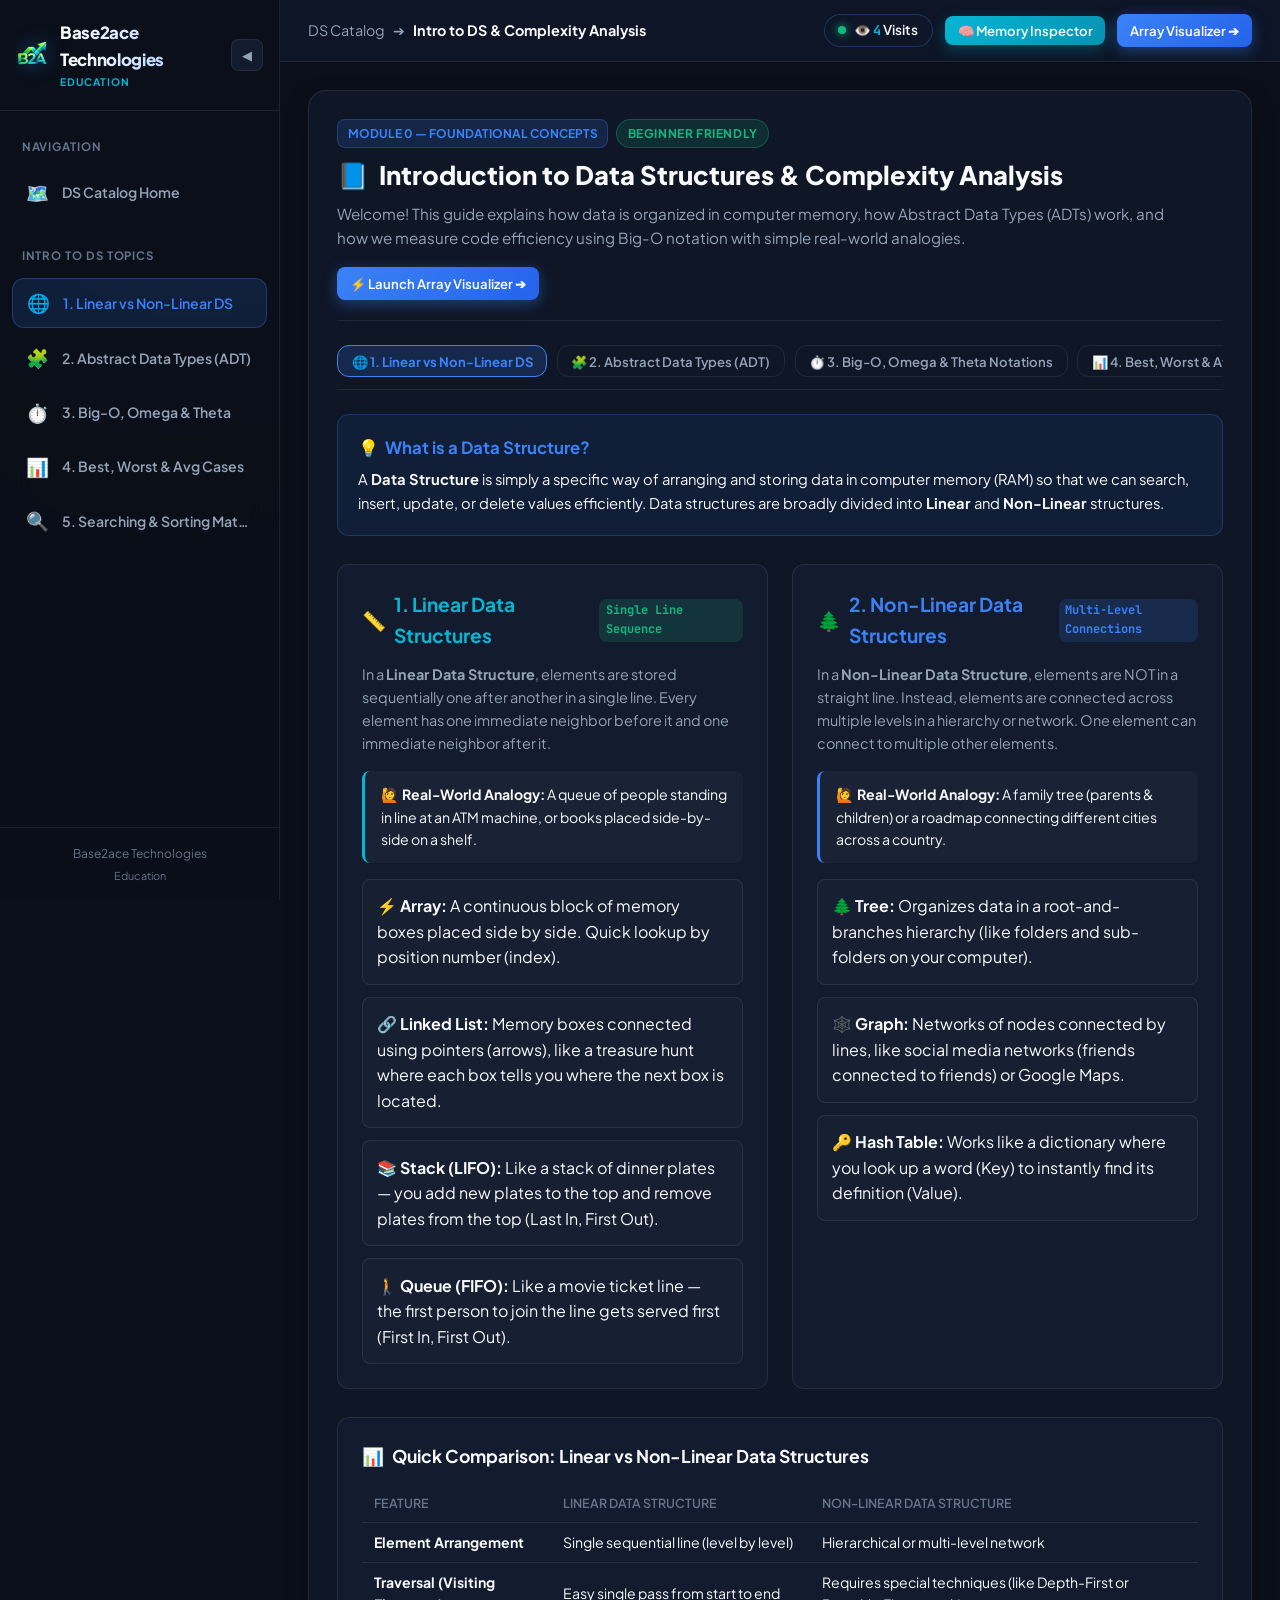
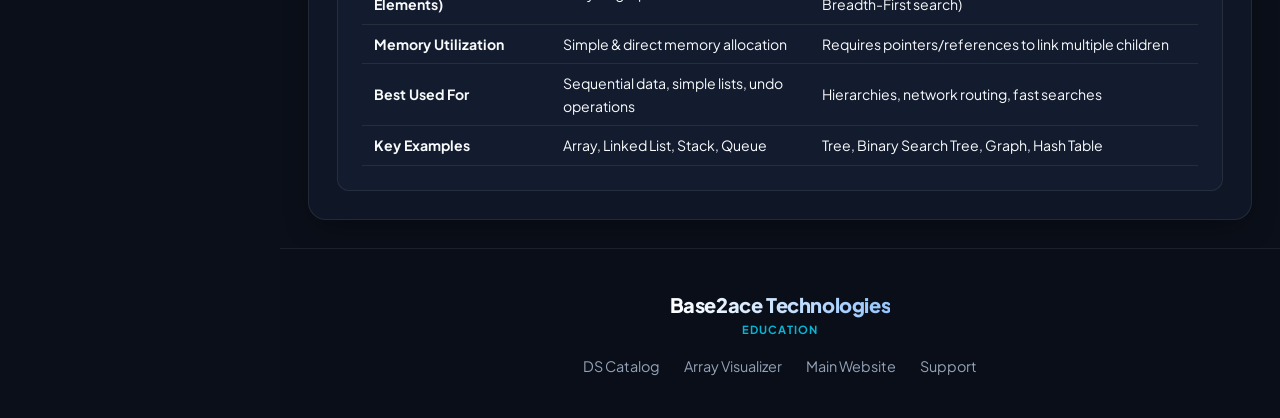
<file: intro-ds.html>
<!DOCTYPE html>
<html lang="en">

<head>
  <meta charset="UTF-8">
  <meta name="viewport" content="width=device-width, initial-scale=1.0">
  <title>Module 0: Intro to DS & Complexity | Base2ace Academy</title>
  <link rel="icon" type="image/png" href="B2A_3D_logo.png">
  <link rel="apple-touch-icon" href="B2A_3D_logo.png">
  <meta name="description"
    content="Master fundamental Data Structures, Abstract Data Types (ADT), Asymptotic Notation (Big O, Omega, Theta), and algorithm analysis for engineering students. Created by base2ace Academy.">
  <link rel="stylesheet" href="css/main.css">
  <link rel="stylesheet" href="css/sidebar.css">
  <link rel="stylesheet" href="css/visualizer.css">
</head>

<body>

  <div class="app-layout">

    <!-- Collapsible Sidebar Panel -->
    <aside class="sidebar" id="sidebarNav">

      <!-- Sidebar Header & Toggle -->
      <div class="sidebar-header">
        <a href="index.html" class="sidebar-brand">
          <img src="B2A_3D_logo.png" alt="Base2ace Technologies Logo" class="brand-logo-img" style="height:32px;">
          <div class="brand-text sidebar-brand-text">
            <span class="brand-name" style="font-size:1.05rem;">Base2ace Technologies</span>
            <span class="brand-sub" style="font-size:0.65rem;">Education</span>
          </div>
        </a>

        <button class="toggle-sidebar-btn" id="toggleSidebarBtn"
          title="Toggle Sidebar Width (Collapse/Expand)">◀</button>
      </div>

      <!-- Scrollable Course Menu Body -->
      <nav class="sidebar-nav">

        <div class="sidebar-category">
          <div class="sidebar-cat-title">Navigation</div>
          <a href="index.html" class="sidebar-item">
            <span class="sidebar-item-icon">🗺️</span>
            <span class="sidebar-item-label">DS Catalog Home</span>
          </a>
        </div>

        <div class="sidebar-category">
          <div class="sidebar-cat-title">Intro to DS Topics</div>

          <a href="#linearVsNonlinear" class="sidebar-item active" data-intro-tab="linearVsNonlinear" onclick="IntroDS.switchTab('linearVsNonlinear')">
            <span class="sidebar-item-icon">🌐</span>
            <span class="sidebar-item-label">1. Linear vs Non-Linear DS</span>
          </a>

          <a href="#adt" class="sidebar-item" data-intro-tab="adt" onclick="IntroDS.switchTab('adt')">
            <span class="sidebar-item-icon">🧩</span>
            <span class="sidebar-item-label">2. Abstract Data Types (ADT)</span>
          </a>

          <a href="#complexity" class="sidebar-item" data-intro-tab="complexity" onclick="IntroDS.switchTab('complexity')">
            <span class="sidebar-item-icon">⏱️</span>
            <span class="sidebar-item-label">3. Big-O, Omega & Theta</span>
          </a>

          <a href="#cases" class="sidebar-item" data-intro-tab="cases" onclick="IntroDS.switchTab('cases')">
            <span class="sidebar-item-icon">📊</span>
            <span class="sidebar-item-label">4. Best, Worst & Avg Cases</span>
          </a>

          <a href="#searchingSorting" class="sidebar-item" data-intro-tab="searchingSorting" onclick="IntroDS.switchTab('searchingSorting')">
            <span class="sidebar-item-icon">🔍</span>
            <span class="sidebar-item-label">5. Searching & Sorting Matrix</span>
          </a>
        </div>

      </nav>

      <!-- Sidebar Footer -->
      <div class="sidebar-footer">
        <div>Base2ace Technologies</div>
        <div style="font-size:0.68rem; color:var(--text-dim); margin-top:0.2rem;">Education</div>
      </div>
    </aside>

    <!-- Main Content Workspace -->
    <main class="main-workspace">

      <!-- Workspace Top Sticky Header -->
      <header class="workspace-header">
        <div class="breadcrumb-nav">
          <a href="index.html" style="color:var(--text-muted); text-decoration:none;">DS Catalog</a>
          <span>➔</span>
          <span class="breadcrumb-active" id="breadcrumbActiveTitle">Intro to DS & Complexity Analysis</span>
        </div>

        <div style="display:flex; align-items:center; gap:0.75rem;">
          <button class="btn btn-accent btn-sm" onclick="openMemoryModal()" id="btnOpenMemoryModalNav">🧠 Memory
            Inspector</button>
          <a href="array.html" class="btn btn-primary btn-sm">Array Visualizer ➔</a>
        </div>
      </header>

      <!-- ===================================================================
           VIEW 0: INTRO TO DS & COMPLEXITY ANALYSIS
           =================================================================== -->
      <div class="view-panel active-view" id="viewIntroDS">
        <!-- Rendered dynamically by intro-ds.js -->
      </div>

      <!-- Footer -->
      <footer class="footer" style="margin-top:auto;">
        <div class="footer-content">
          <div class="brand-text">
            <span class="brand-name">Base2ace Technologies</span>
            <span class="brand-sub">Education</span>
          </div>
          <div class="footer-links">
            <a href="index.html">DS Catalog</a>
            <a href="array.html">Array Visualizer</a>
            <a href="https://base2ace.com" target="_blank">Main Website</a>
            <a href="mailto:enquiry@base2ace.com">Support</a>
          </div>
        </div>
      </footer>

    </main>

  </div>

  <!-- Memory Layout Inspector Modal Overlay -->
  <div class="modal-overlay" id="memoryModalOverlay">
    <div class="modal-card">
      <div class="modal-header">
        <h3 class="modal-title">
          <span>🧠</span> Detailed C Memory Layout Inspector
        </h3>
        <button class="modal-close" aria-label="Close Modal">&times;</button>
      </div>

      <div id="memoryInspectorContent">
        <!-- Rendered dynamically by MemoryInspector object -->
      </div>

      <div style="margin-top:1.5rem; text-align:right;">
        <button class="btn btn-secondary btn-sm" onclick="closeModal('memoryModalOverlay')">Close Inspector</button>
      </div>
    </div>
  </div>

  <!-- Scripts -->
  <script src="js/visitor-counter.js"></script>
  <script src="js/app.js"></script>
  <script src="js/sidebar.js"></script>
  <script src="js/memory-inspector.js"></script>
  <script src="js/intro-ds.js"></script>
</body>

</html>
</file>
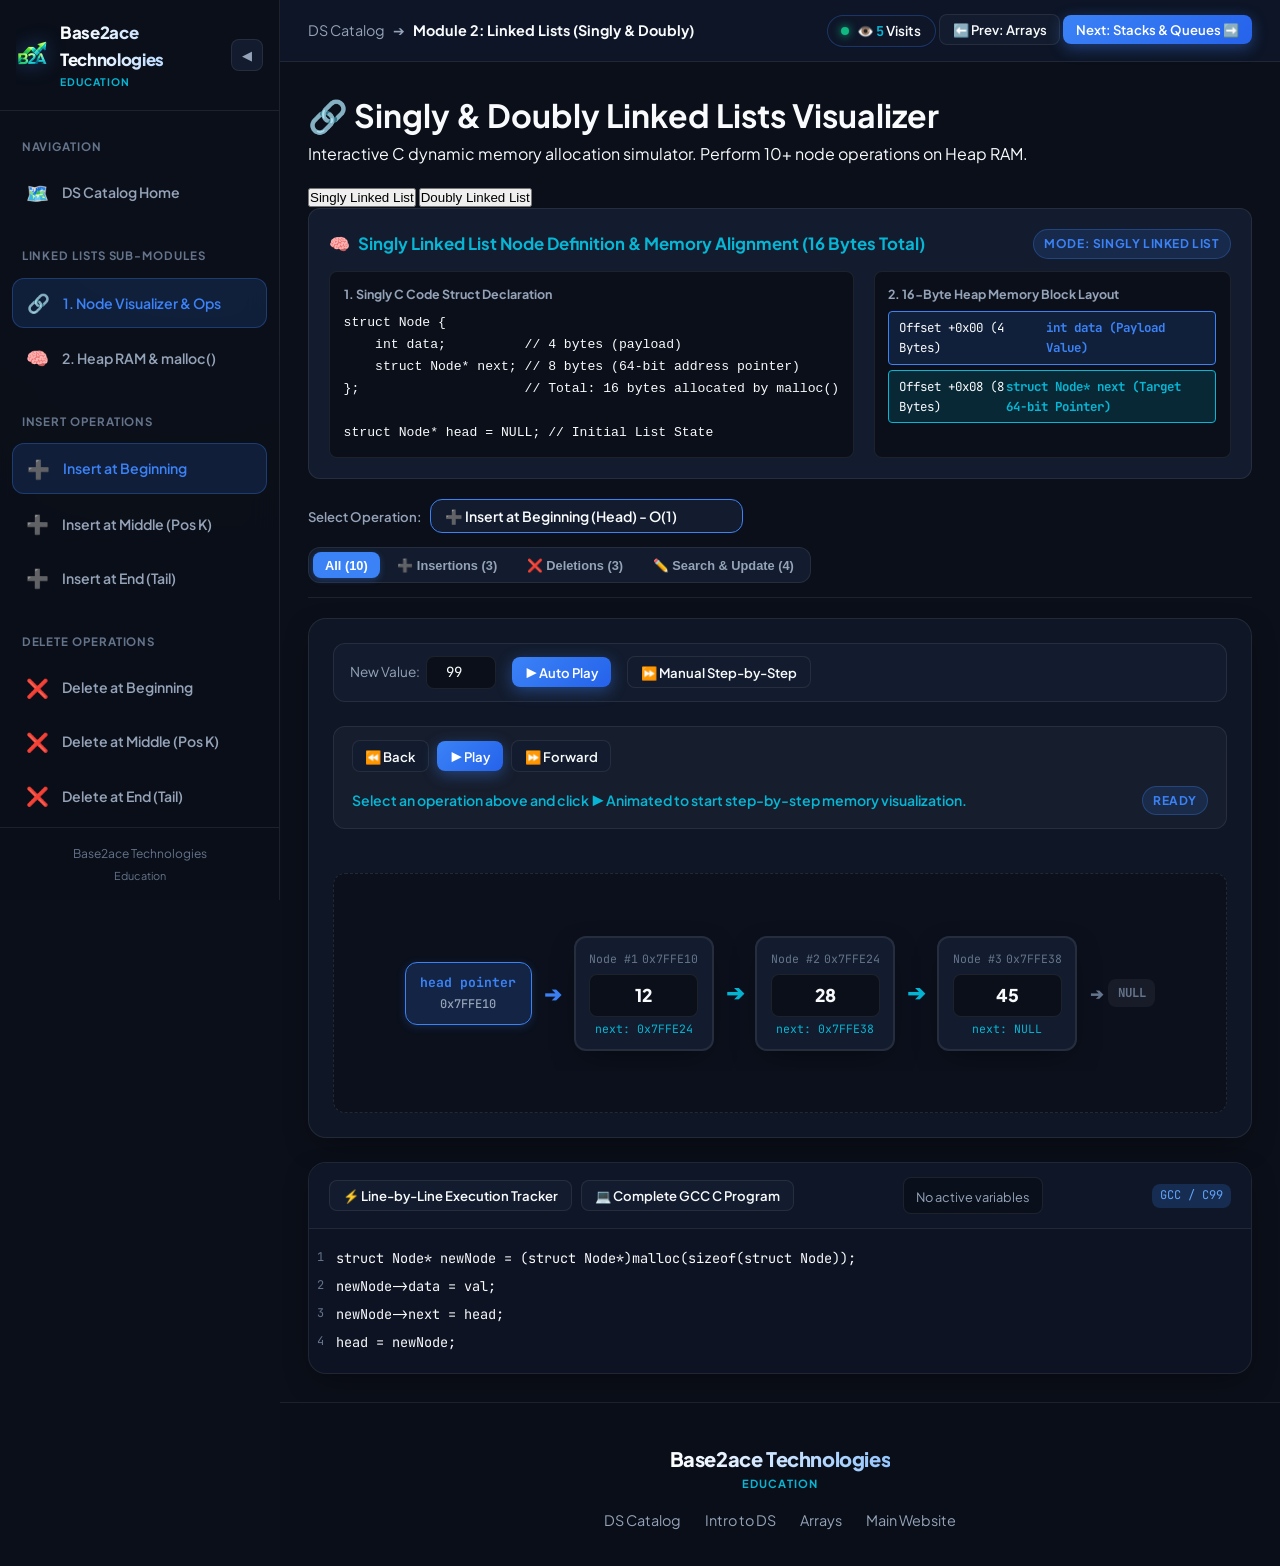
<file: linked-list.html>
<!DOCTYPE html>
<html lang="en">
<head>
  <meta charset="UTF-8">
  <meta name="viewport" content="width=device-width, initial-scale=1.0">
  <title>Module 2: Linked Lists | Base2ace Academy</title>
  <link rel="icon" type="image/png" href="B2A_3D_logo.png">
  <link rel="apple-touch-icon" href="B2A_3D_logo.png">
  <meta name="description" content="Master Singly and Doubly Linked Lists in C with interactive multiline node animations, malloc/free heap inspector, and C code execution. Created by base2ace Academy.">
  <link rel="stylesheet" href="css/main.css">
  <link rel="stylesheet" href="css/sidebar.css">
  <link rel="stylesheet" href="css/visualizer.css">
</head>
<body>

  <div class="app-layout">

    <!-- Collapsible Sidebar Panel -->
    <aside class="sidebar" id="sidebarNav">

      <!-- Sidebar Header & Toggle -->
      <div class="sidebar-header">
        <a href="index.html" class="sidebar-brand">
          <img src="B2A_3D_logo.png" alt="Base2ace Technologies Logo" class="brand-logo-img" style="height:32px;">
          <div class="brand-text sidebar-brand-text">
            <span class="brand-name" style="font-size:1.05rem;">Base2ace Technologies</span>
            <span class="brand-sub" style="font-size:0.65rem;">Education</span>
          </div>
        </a>

        <button class="toggle-sidebar-btn" id="toggleSidebarBtn" title="Toggle Sidebar Width (Collapse/Expand)">◀</button>
      </div>

      <!-- Scrollable Course Menu Body -->
      <nav class="sidebar-nav">

        <div class="sidebar-category">
          <div class="sidebar-cat-title">Navigation</div>
          <a href="index.html" class="sidebar-item">
            <span class="sidebar-item-icon">🗺️</span>
            <span class="sidebar-item-label">DS Catalog Home</span>
          </a>
        </div>

        <div class="sidebar-category">
          <div class="sidebar-cat-title">Linked Lists Sub-Modules</div>

          <a href="#visualizer" class="sidebar-item active" data-ll-view="viewLinkedListSim" onclick="LinkedListSim.switchSubView('viewLinkedListSim')">
            <span class="sidebar-item-icon">🔗</span>
            <span class="sidebar-item-label">1. Node Visualizer & Ops</span>
          </a>

          <a href="#malloc" class="sidebar-item" data-ll-view="viewLinkedListMalloc" onclick="LinkedListSim.switchSubView('viewLinkedListMalloc')">
            <span class="sidebar-item-icon">🧠</span>
            <span class="sidebar-item-label">2. Heap RAM & malloc()</span>
          </a>
        </div>

        <div class="sidebar-category">
          <div class="sidebar-cat-title">Insert Operations</div>

          <a href="#insertHead" class="sidebar-item" data-ll-op="insertHead" onclick="LinkedListSim.selectOpFromSidebar('insertHead')">
            <span class="sidebar-item-icon">➕</span>
            <span class="sidebar-item-label">Insert at Beginning</span>
          </a>

          <a href="#insertPos" class="sidebar-item" data-ll-op="insertPos" onclick="LinkedListSim.selectOpFromSidebar('insertPos')">
            <span class="sidebar-item-icon">➕</span>
            <span class="sidebar-item-label">Insert at Middle (Pos K)</span>
          </a>

          <a href="#insertTail" class="sidebar-item" data-ll-op="insertTail" onclick="LinkedListSim.selectOpFromSidebar('insertTail')">
            <span class="sidebar-item-icon">➕</span>
            <span class="sidebar-item-label">Insert at End (Tail)</span>
          </a>
        </div>

        <div class="sidebar-category">
          <div class="sidebar-cat-title">Delete Operations</div>

          <a href="#deleteHead" class="sidebar-item" data-ll-op="deleteHead" onclick="LinkedListSim.selectOpFromSidebar('deleteHead')">
            <span class="sidebar-item-icon">❌</span>
            <span class="sidebar-item-label">Delete at Beginning</span>
          </a>

          <a href="#deletePos" class="sidebar-item" data-ll-op="deletePos" onclick="LinkedListSim.selectOpFromSidebar('deletePos')">
            <span class="sidebar-item-icon">❌</span>
            <span class="sidebar-item-label">Delete at Middle (Pos K)</span>
          </a>

          <a href="#deleteTail" class="sidebar-item" data-ll-op="deleteTail" onclick="LinkedListSim.selectOpFromSidebar('deleteTail')">
            <span class="sidebar-item-icon">❌</span>
            <span class="sidebar-item-label">Delete at End (Tail)</span>
          </a>
        </div>

        <div class="sidebar-category">
          <div class="sidebar-cat-title">Search & Utilities</div>

          <a href="#updatePos" class="sidebar-item" data-ll-op="updatePos" onclick="LinkedListSim.selectOpFromSidebar('updatePos')">
            <span class="sidebar-item-icon">✏️</span>
            <span class="sidebar-item-label">Update Node Value</span>
          </a>

          <a href="#searchVal" class="sidebar-item" data-ll-op="searchVal" onclick="LinkedListSim.selectOpFromSidebar('searchVal')">
            <span class="sidebar-item-icon">🔍</span>
            <span class="sidebar-item-label">Search Value</span>
          </a>

          <a href="#reverse" class="sidebar-item" data-ll-op="reverse" onclick="LinkedListSim.selectOpFromSidebar('reverse')">
            <span class="sidebar-item-icon">🔄</span>
            <span class="sidebar-item-label">Reverse Linked List</span>
          </a>

          <a href="#traverse" class="sidebar-item" data-ll-op="traverse" onclick="LinkedListSim.selectOpFromSidebar('traverse')">
            <span class="sidebar-item-icon">🔄</span>
            <span class="sidebar-item-label">Step Traversal</span>
          </a>
        </div>

        <div class="sidebar-category">
          <div class="sidebar-cat-title">Full Programs & Assessment</div>

          <a href="#programs" class="sidebar-item" data-ll-view="viewLinkedListPrograms" onclick="LinkedListSim.switchSubView('viewLinkedListPrograms')">
            <span class="sidebar-item-icon">💻</span>
            <span class="sidebar-item-label">3. Full C Code & Quiz</span>
          </a>
        </div>

      </nav>

      <!-- Sidebar Footer -->
      <div class="sidebar-footer">
        <div>Base2ace Technologies</div>
        <div style="font-size:0.68rem; color:var(--text-dim); margin-top:0.2rem;">Education</div>
      </div>
    </aside>

    <!-- Main Content Workspace -->
    <main class="main-workspace">

      <!-- Workspace Top Sticky Header -->
      <header class="workspace-header">
        <div class="breadcrumb-nav">
          <a href="index.html" style="color:var(--text-muted); text-decoration:none;">DS Catalog</a>
          <span>➔</span>
          <span style="color:var(--text-main); font-weight:700;">Module 2: Linked Lists (Singly & Doubly)</span>
        </div>

        <div class="header-actions">
          <button class="btn btn-secondary btn-sm" onclick="location.href='array.html'">⬅️ Prev: Arrays</button>
          <button class="btn btn-primary btn-sm" onclick="location.href='stack-queue.html'">Next: Stacks & Queues ➡️</button>
        </div>
      </header>

      <!-- VIEW 1: LINKED LIST VISUALIZER -->
      <div class="view-panel active-view" id="viewLinkedListSim">
        
        <!-- Module Banner Header -->
        <div class="module-header-card">
          <div style="display:flex; justify-content:space-between; align-items:flex-start; flex-wrap:wrap; gap:1rem;">
            <div>
              <h1 class="module-title">🔗 Singly & Doubly Linked Lists Visualizer</h1>
              <p class="module-subtitle">
                Interactive C dynamic memory allocation simulator. Perform 10+ node operations on Heap RAM.
              </p>
            </div>

            <!-- List Mode Selector (Singly vs Doubly) -->
            <div class="mode-toggle-group">
              <button class="btn-toggle active" id="btnModeSingly" onclick="LinkedListSim.setMode('singly')">Singly Linked List</button>
              <button class="btn-toggle" id="btnModeDoubly" onclick="LinkedListSim.setMode('doubly')">Doubly Linked List</button>
            </div>
          </div>
        </div>

        <!-- Dynamic C Struct & Memory Layout Card Container -->
        <div id="llStructInfoCardContainer"></div>

        <!-- Categorized Operations Toolbar -->
        <div class="op-nav-bar" style="margin-bottom:1.25rem;">
          <div style="display:flex; align-items:center; gap:0.85rem; flex-wrap:wrap; width:100%;">
            
            <div style="display:flex; align-items:center; gap:0.5rem;">
              <span style="font-size:0.82rem; color:var(--text-muted); font-weight:600; white-space:nowrap;">Select Operation:</span>
              <select id="llOpDropdownSelect" class="op-dropdown-select" onchange="LinkedListSim.selectOperation(this.value)" aria-label="Select Linked List Operation">
                
                <optgroup label="➕ Insertion Operations">
                  <option value="insertHead">➕ Insert at Beginning (Head) - O(1)</option>
                  <option value="insertPos">➕ Insert at Middle (Position K) - O(N)</option>
                  <option value="insertTail">➕ Insert at End (Tail) - O(N)</option>
                </optgroup>

                <optgroup label="❌ Deletion Operations">
                  <option value="deleteHead">❌ Delete at Beginning (Head) - O(1)</option>
                  <option value="deletePos">❌ Delete at Middle (Position K) - O(N)</option>
                  <option value="deleteTail">❌ Delete at End (Tail) - O(N)</option>
                </optgroup>

                <optgroup label="✏️ Search, Update & Traversal">
                  <option value="updatePos">✏️ Update Node Value at Position K</option>
                  <option value="searchVal">🔍 Search Value (Linear Search) - O(N)</option>
                  <option value="reverse">🔄 Reverse Linked List - O(N)</option>
                  <option value="traverse">🔄 Step Traversal - O(N)</option>
                </optgroup>

              </select>
            </div>

            <!-- Category Pills -->
            <div class="op-category-pills">
              <button class="op-cat-pill active" id="llCatPillAll" onclick="LinkedListSim.filterOpCategory('all')">All (10)</button>
              <button class="op-cat-pill" id="llCatPillInsert" onclick="LinkedListSim.filterOpCategory('insert')">➕ Insertions (3)</button>
              <button class="op-cat-pill" id="llCatPillDelete" onclick="LinkedListSim.filterOpCategory('delete')">❌ Deletions (3)</button>
              <button class="op-cat-pill" id="llCatPillSearch" onclick="LinkedListSim.filterOpCategory('search')">✏️ Search & Update (4)</button>
            </div>

          </div>
        </div>

        <!-- Full-Width Stacked Layout -->
        <div style="display:flex; flex-direction:column; gap:1.5rem; width:100%;">

          <!-- Top: Full-Width Visualizer Stage Card -->
          <div class="viz-canvas-card" style="width:100%;">
            
            <!-- Dynamic Controls Container -->
            <div class="op-controls" id="llOpControlsContainer"></div>

            <!-- Step Playback Animation Controls Bar -->
            <div style="background:rgba(255,255,255,0.03); border:1px solid var(--bg-surface-border); border-radius:var(--radius-md); padding:0.85rem 1.1rem; margin-bottom:1.25rem; display:flex; justify-content:space-between; align-items:center; flex-wrap:wrap; gap:0.85rem;">
              
              <div style="display:flex; align-items:center; gap:0.5rem;">
                <button class="btn btn-secondary btn-sm" onclick="LinkedListSim.stepBack()" title="Step Back">⏪ Back</button>
                <button class="btn btn-primary btn-sm" id="llBtnPlayPause" onclick="LinkedListSim.isPlaying ? LinkedListSim.stopPlayback() : LinkedListSim.playSteps()">▶️ Play</button>
                <button class="btn btn-secondary btn-sm" onclick="LinkedListSim.stepForward()" title="Step Forward">⏩ Forward</button>
              </div>

              <!-- Step Description Banner -->
              <div id="llStepDescBanner" style="font-size:0.88rem; color:var(--secondary); font-weight:600; font-family:var(--font-sans);">
                Select an operation above and click ▶️ Animated to start step-by-step memory visualization.
              </div>

              <!-- Step Counter Badge -->
              <span class="badge badge-primary" id="llStepCounter">Ready</span>
            </div>

            <!-- Full-Width Horizontal Nodes Stage -->
            <div class="array-stage" style="overflow-x:auto; padding:1.25rem 0.75rem; scrollbar-width:thin; width:100%;">
              <div id="llNodesContainer"></div>
            </div>

          </div>

          <!-- Bottom: Full-Width GCC C Execution Code Panel with Variable Watch & View Mode Toggle -->
          <div class="code-panel" style="width:100%;">
            <div class="code-panel-header" style="display:flex; justify-content:space-between; align-items:center; flex-wrap:wrap; gap:0.75rem;">
              
              <div style="display:flex; align-items:center; gap:0.6rem;">
                <button class="btn btn-secondary btn-sm active" id="llBtnCodeSnippet" onclick="LinkedListSim.toggleCodeViewMode('snippet')">⚡ Line-by-Line Execution Tracker</button>
                <button class="btn btn-secondary btn-sm" id="llBtnCodeFull" onclick="LinkedListSim.toggleCodeViewMode('full')">💻 Complete GCC C Program</button>
              </div>

              <!-- Variable Watch Box -->
              <div id="llVarWatchBox" style="background:rgba(0,0,0,0.3); border:1px solid var(--bg-surface-border); border-radius:var(--radius-sm); padding:0.3rem 0.75rem;">
                <span style="color:var(--text-muted); font-size:0.8rem;">No active variables</span>
              </div>

              <span class="c-badge">GCC / C99</span>
            </div>

            <div class="code-view" id="llCCodeView"></div>
          </div>

        </div>

      </div>

      <!-- VIEW 2: MALLOC HEAP INSPECTOR -->
      <div class="view-panel" id="viewLinkedListMalloc">
        <div style="background:var(--bg-card); border:1px solid var(--bg-surface-border); border-radius:var(--radius-lg); padding:1.75rem;">
          <h2 style="font-size:1.5rem; font-weight:800; margin-bottom:0.75rem; color:var(--text-main);">
            🧠 Dynamic Memory Allocation: <code>malloc()</code> and <code>free()</code>
          </h2>
          <p style="color:var(--text-muted); font-size:0.92rem; line-height:1.6; margin-bottom:1.5rem;">
            Unlike contiguous arrays in Stack memory, Linked Lists use C standard library functions <code>malloc()</code> to reserve node memory blocks dynamically in Heap RAM and <code>free()</code> to release them back to the operating system.
          </p>

          <div style="display:grid; grid-template-columns:1fr 1fr; gap:1.5rem;" class="matrix-layout-grid">
            <div style="background:var(--bg-surface); border:1px solid var(--bg-surface-border); padding:1.25rem; border-radius:var(--radius-md);">
              <h4 style="color:var(--secondary); margin-bottom:0.5rem;">Singly Node Structure</h4>
              <pre style="background:var(--bg-main); padding:0.85rem; border-radius:var(--radius-sm); font-family:var(--font-code); font-size:0.82rem; color:var(--text-main);"><code>struct Node {
    int data;            // 4 bytes
    struct Node* next;   // 8 bytes (64-bit pointer)
};                       // Total = 16 bytes</code></pre>
            </div>

            <div style="background:var(--bg-surface); border:1px solid var(--bg-surface-border); padding:1.25rem; border-radius:var(--radius-md);">
              <h4 style="color:var(--primary); margin-bottom:0.5rem;">Doubly Node Structure</h4>
              <pre style="background:var(--bg-main); padding:0.85rem; border-radius:var(--radius-sm); font-family:var(--font-code); font-size:0.82rem; color:var(--text-main);"><code>struct Node {
    int data;            // 4 bytes
    struct Node* prev;   // 8 bytes
    struct Node* next;   // 8 bytes
};                       // Total = 24 bytes</code></pre>
            </div>
          </div>
        </div>
      </div>

      <!-- VIEW 3: C PROGRAMS & ASSESSMENT -->
      <div class="view-panel" id="viewLinkedListPrograms">
        <div style="background:var(--bg-card); border:1px solid var(--bg-surface-border); border-radius:var(--radius-lg); padding:1.75rem; display:flex; flex-direction:column; gap:2rem;">
          
          <div>
            <h2 style="font-size:1.5rem; font-weight:800; margin-bottom:0.4rem; color:var(--text-main);">
              💻 Essential C Programs & Algorithms Suite
            </h2>
            <p style="color:var(--text-muted); font-size:0.92rem; margin-bottom:1.5rem;">
              Compilable, production-ready C implementations for standard university exams and technical coding interviews.
            </p>
          </div>

          <!-- Section 1: Singly Linked List Programs -->
          <div style="background:var(--bg-surface); border:1px solid var(--bg-surface-border); border-radius:var(--radius-md); padding:1.5rem;">
            <h3 style="font-size:1.2rem; font-weight:700; color:var(--primary); margin-bottom:1rem; display:flex; align-items:center; gap:0.5rem;">
              <span>🔗</span> 1. Singly Linked List Standard Operations & Interview Programs
            </h3>

            <div style="display:flex; flex-direction:column; gap:1.5rem;">
              
              <!-- Program 1.1: Complete SLL Implementation -->
              <div style="background:var(--bg-main); border:1px solid var(--bg-surface-border); border-radius:var(--radius-sm); padding:1rem;">
                <div style="display:flex; justify-content:space-between; align-items:center; margin-bottom:0.6rem;">
                  <strong style="color:var(--text-main); font-size:0.95rem;">A. Complete Singly Linked List Operations (Insert, Delete, Reverse, Print)</strong>
                  <span class="badge badge-primary">Standard C Implementation</span>
                </div>
                <pre style="font-family:var(--font-code); font-size:0.82rem; color:var(--secondary); overflow-x:auto; margin:0; line-height:1.5;"><code>#include &lt;stdio.h&gt;
#include &lt;stdlib.h&gt;

struct Node {
    int data;
    struct Node* next;
};

// Insert at Head - O(1)
void insertHead(struct Node** head, int val) {
    struct Node* newNode = (struct Node*)malloc(sizeof(struct Node));
    newNode->data = val;
    newNode->next = *head;
    *head = newNode;
}

// Insert at Tail - O(N)
void insertTail(struct Node** head, int val) {
    struct Node* newNode = (struct Node*)malloc(sizeof(struct Node));
    newNode->data = val;
    newNode->next = NULL;
    if (*head == NULL) { *head = newNode; return; }
    struct Node* temp = *head;
    while (temp->next != NULL) temp = temp->next;
    temp->next = newNode;
}

// Reverse Linked List - O(N)
void reverseList(struct Node** head) {
    struct Node *prev = NULL, *curr = *head, *next = NULL;
    while (curr != NULL) {
        next = curr->next;
        curr->next = prev;
        prev = curr;
        curr = next;
    }
    *head = prev;
}

// Print List
void printList(struct Node* head) {
    struct Node* temp = head;
    while (temp != NULL) {
        printf("%d -> ", temp->data);
        temp = temp->next;
    }
    printf("NULL\n");
}

int main() {
    struct Node* head = NULL;
    insertHead(&head, 30);
    insertHead(&head, 20);
    insertHead(&head, 10);
    insertTail(&head, 40);
    printf("Original List: "); printList(head);
    reverseList(&head);
    printf("Reversed List: "); printList(head);
    return 0;
}</code></pre>
              </div>

              <!-- Program 1.2: Find Middle Node (Floyd's Algorithm) -->
              <div style="background:var(--bg-main); border:1px solid var(--bg-surface-border); border-radius:var(--radius-sm); padding:1rem;">
                <div style="display:flex; justify-content:space-between; align-items:center; margin-bottom:0.6rem;">
                  <strong style="color:var(--accent-amber); font-size:0.95rem;">B. Find Middle Node (Floyd's Fast & Slow Pointers - O(N))</strong>
                  <span class="badge badge-amber">Interview Classic</span>
                </div>
                <pre style="font-family:var(--font-code); font-size:0.82rem; color:var(--text-main); overflow-x:auto; margin:0; line-height:1.5;"><code>// Finds middle element in single traversal pass
struct Node* findMiddle(struct Node* head) {
    if (head == NULL) return NULL;
    struct Node* slow = head;
    struct Node* fast = head;
    while (fast != NULL && fast->next != NULL) {
        slow = slow->next;       // Moves 1 step
        fast = fast->next->next; // Moves 2 steps
    }
    return slow; // Slow pointer sits on exact middle node!
}</code></pre>
              </div>

            </div>
          </div>

          <!-- Section 2: Doubly Linked List Programs -->
          <div style="background:var(--bg-surface); border:1px solid var(--bg-surface-border); border-radius:var(--radius-md); padding:1.5rem;">
            <h3 style="font-size:1.2rem; font-weight:700; color:var(--accent-green); margin-bottom:1rem; display:flex; align-items:center; gap:0.5rem;">
              <span>⇄</span> 2. Doubly Linked List Standard Operations & Interview Programs
            </h3>

            <div style="display:flex; flex-direction:column; gap:1.5rem;">
              
              <!-- Program 2.1: Complete DLL Implementation -->
              <div style="background:var(--bg-main); border:1px solid var(--bg-surface-border); border-radius:var(--radius-sm); padding:1rem;">
                <div style="display:flex; justify-content:space-between; align-items:center; margin-bottom:0.6rem;">
                  <strong style="color:var(--text-main); font-size:0.95rem;">A. Complete Doubly Linked List (Insert, Delete, Forward & Backward Print)</strong>
                  <span class="badge badge-green">Compilable C Code</span>
                </div>
                <pre style="font-family:var(--font-code); font-size:0.82rem; color:var(--accent-green); overflow-x:auto; margin:0; line-height:1.5;"><code>#include &lt;stdio.h&gt;
#include &lt;stdlib.h&gt;

struct Node {
    int data;
    struct Node* prev;
    struct Node* next;
};

// Insert at Head - O(1)
void insertHeadDLL(struct Node** head, int val) {
    struct Node* newNode = (struct Node*)malloc(sizeof(struct Node));
    newNode->data = val;
    newNode->prev = NULL;
    newNode->next = *head;
    if (*head != NULL) (*head)->prev = newNode;
    *head = newNode;
}

// Print Forward & Backward
void printDLL(struct Node* head) {
    struct Node* temp = head;
    struct Node* last = NULL;
    printf("Forward Traversal: ");
    while (temp != NULL) {
        printf("%d ⇄ ", temp->data);
        last = temp;
        temp = temp->next;
    }
    printf("NULL\n");

    printf("Backward Traversal: ");
    while (last != NULL) {
        printf("%d ⇄ ", last->data);
        last = last->prev;
    }
    printf("NULL\n");
}

int main() {
    struct Node* head = NULL;
    insertHeadDLL(&head, 50);
    insertHeadDLL(&head, 40);
    insertHeadDLL(&head, 30);
    printDLL(head);
    return 0;
}</code></pre>
              </div>

              <!-- Program 2.2: Reverse Doubly Linked List -->
              <div style="background:var(--bg-main); border:1px solid var(--bg-surface-border); border-radius:var(--radius-sm); padding:1rem;">
                <div style="display:flex; justify-content:space-between; align-items:center; margin-bottom:0.6rem;">
                  <strong style="color:var(--primary); font-size:0.95rem;">B. Reverse Doubly Linked List (Swapping prev & next pointers - O(N))</strong>
                  <span class="badge badge-primary">Pointer Swap Algorithm</span>
                </div>
                <pre style="font-family:var(--font-code); font-size:0.82rem; color:var(--secondary); overflow-x:auto; margin:0; line-height:1.5;"><code>// Reverses a Doubly Linked List in-place by swapping prev and next pointers
void reverseDLL(struct Node** head) {
    struct Node* temp = NULL;
    struct Node* curr = *head;

    while (curr != NULL) {
        // Swap prev and next pointers
        temp = curr->prev;
        curr->prev = curr->next;
        curr->next = temp;

        // Move to next node (which is now curr->prev due to swap)
        curr = curr->prev;
    }

    if (temp != NULL) {
        *head = temp->prev;
    }
}</code></pre>
              </div>

            </div>
          </div>

        </div>
      </div>

      <!-- Footer -->
      <footer class="footer" style="margin-top:auto;">
        <div class="footer-content">
          <div class="brand-text">
            <span class="brand-name">Base2ace Technologies</span>
            <span class="brand-sub">Education</span>
          </div>
          <div class="footer-links">
            <a href="index.html">DS Catalog</a>
            <a href="intro-ds.html">Intro to DS</a>
            <a href="array.html">Arrays</a>
            <a href="https://base2ace.com" target="_blank">Main Website</a>
          </div>
        </div>
      </footer>

    </main>

  </div>

  <!-- Memory Layout Inspector Modal Overlay -->
  <div class="modal-overlay" id="memoryModalOverlay">
    <div class="modal-card">
      <div class="modal-header">
        <h3 class="modal-title">
          <span>🧠</span> Detailed C Memory Layout Inspector
        </h3>
        <button class="modal-close" aria-label="Close Modal">&times;</button>
      </div>

      <div id="memoryInspectorContent"></div>

      <div style="margin-top:1.5rem; text-align:right;">
        <button class="btn btn-secondary btn-sm" onclick="closeModal('memoryModalOverlay')">Close Inspector</button>
      </div>
    </div>
  </div>

  <!-- Scripts -->
  <script src="js/visitor-counter.js"></script>
  <script src="js/app.js"></script>
  <script src="js/sidebar.js"></script>
  <script src="js/memory-inspector.js"></script>
  <script src="js/linked-list.js"></script>
</body>
</html>
</file>
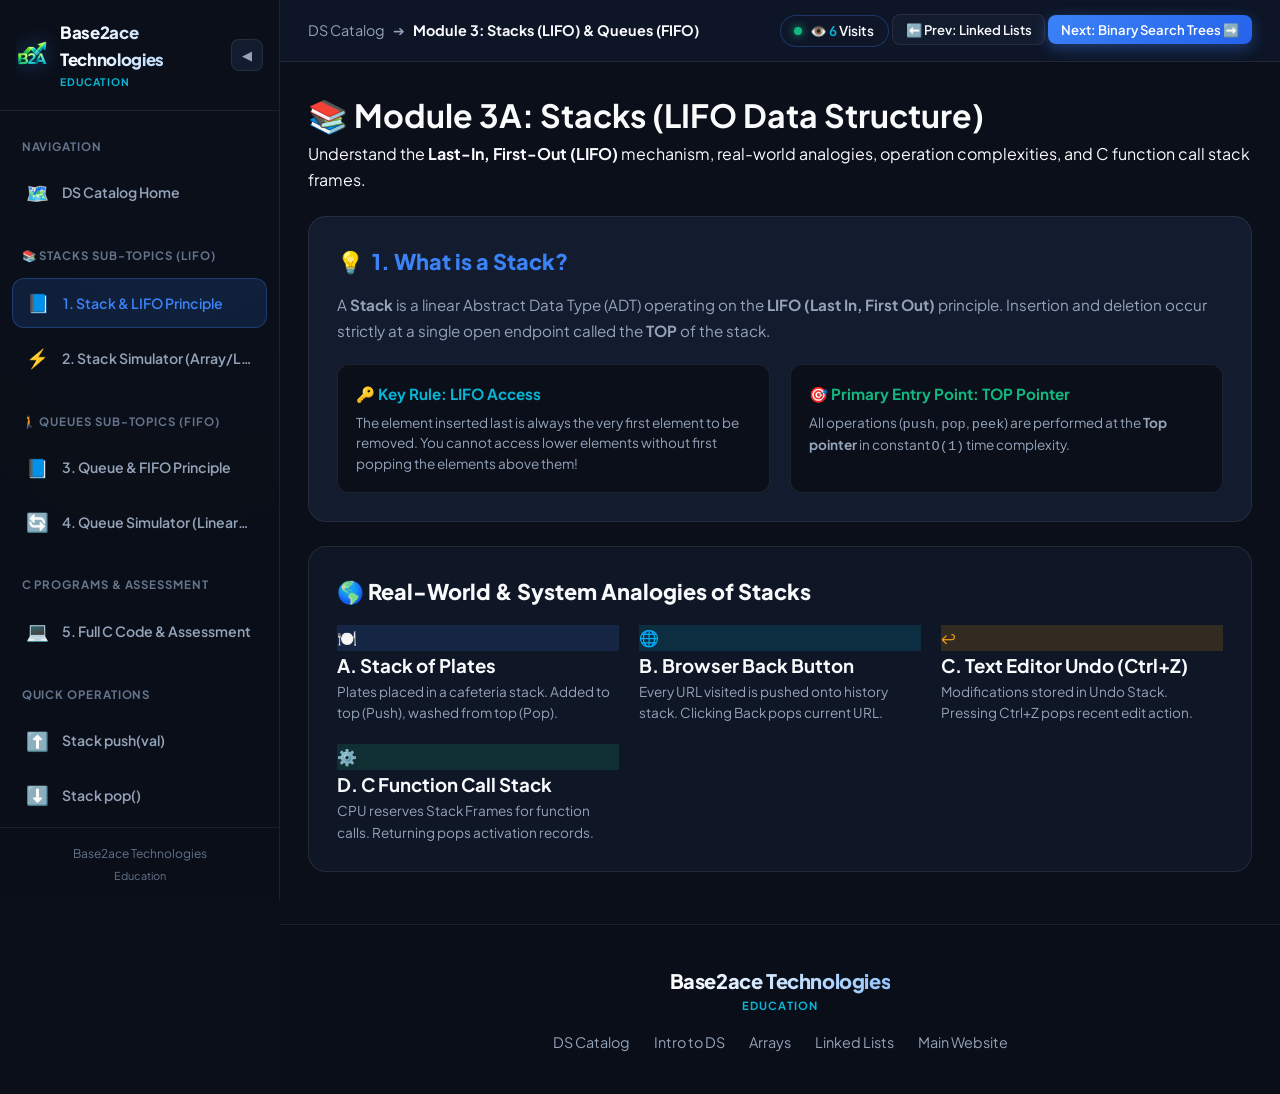
<file: stack-queue.html>
<!DOCTYPE html>
<html lang="en">
<head>
  <meta charset="UTF-8">
  <meta name="viewport" content="width=device-width, initial-scale=1.0">
  <title>Module 3: Stacks & Queues in C | Base2ace Academy</title>
  <meta name="description" content="Master LIFO Stacks and FIFO Queues in C with interactive push/pop, enqueue/dequeue animations, linear vs circular queues, call stacks, and C code execution. Created by Base2ace Technologies.">
  <link rel="icon" type="image/png" href="B2A_3D_logo.png">
  <link rel="apple-touch-icon" href="B2A_3D_logo.png">
  <link rel="stylesheet" href="css/main.css">
  <link rel="stylesheet" href="css/sidebar.css">
  <link rel="stylesheet" href="css/visualizer.css">
</head>
<body>

  <div class="app-layout">

    <!-- Collapsible Sidebar Panel -->
    <aside class="sidebar" id="sidebarNav">

      <!-- Sidebar Header & Toggle -->
      <div class="sidebar-header">
        <a href="index.html" class="sidebar-brand">
          <img src="B2A_3D_logo.png" alt="Base2ace Technologies Logo" class="brand-logo-img" style="height:32px;">
          <div class="brand-text sidebar-brand-text">
            <span class="brand-name" style="font-size:1.05rem;">Base2ace Technologies</span>
            <span class="brand-sub" style="font-size:0.65rem;">Education</span>
          </div>
        </a>

        <button class="toggle-sidebar-btn" id="toggleSidebarBtn" title="Toggle Sidebar Width">◀</button>
      </div>

      <!-- Scrollable Course Menu Body -->
      <nav class="sidebar-nav">

        <div class="sidebar-category">
          <div class="sidebar-cat-title">Navigation</div>
          <a href="index.html" class="sidebar-item">
            <span class="sidebar-item-icon">🗺️</span>
            <span class="sidebar-item-label">DS Catalog Home</span>
          </a>
        </div>

        <div class="sidebar-category">
          <div class="sidebar-cat-title">📚 Stacks Sub-Topics (LIFO)</div>

          <a href="#stack-intro" class="sidebar-item active" data-sq-view="viewStackFoundations" onclick="StackQueueEngine.switchSubView('viewStackFoundations')">
            <span class="sidebar-item-icon">📘</span>
            <span class="sidebar-item-label">1. Stack & LIFO Principle</span>
          </a>

          <a href="#stack-sim" class="sidebar-item" data-sq-view="viewStackSim" onclick="StackQueueEngine.switchSubView('viewStackSim')">
            <span class="sidebar-item-icon">⚡</span>
            <span class="sidebar-item-label">2. Stack Simulator (Array/LL)</span>
          </a>
        </div>

        <div class="sidebar-category">
          <div class="sidebar-cat-title">🚶 Queues Sub-Topics (FIFO)</div>

          <a href="#queue-intro" class="sidebar-item" data-sq-view="viewQueueFoundations" onclick="StackQueueEngine.switchSubView('viewQueueFoundations')">
            <span class="sidebar-item-icon">📘</span>
            <span class="sidebar-item-label">3. Queue & FIFO Principle</span>
          </a>

          <a href="#queue-sim" class="sidebar-item" data-sq-view="viewQueueSim" onclick="StackQueueEngine.switchSubView('viewQueueSim')">
            <span class="sidebar-item-icon">🔄</span>
            <span class="sidebar-item-label">4. Queue Simulator (Linear/Circular/LL)</span>
          </a>
        </div>

        <div class="sidebar-category">
          <div class="sidebar-cat-title">C Programs & Assessment</div>

          <a href="#programs" class="sidebar-item" data-sq-view="viewStackQueuePrograms" onclick="StackQueueEngine.switchSubView('viewStackQueuePrograms')">
            <span class="sidebar-item-icon">💻</span>
            <span class="sidebar-item-label">5. Full C Code & Assessment</span>
          </a>
        </div>

        <div class="sidebar-category">
          <div class="sidebar-cat-title">Quick Operations</div>

          <a href="#push" class="sidebar-item" onclick="StackQueueEngine.switchSubView('viewStackSim'); StackQueueEngine.pushOp();">
            <span class="sidebar-item-icon">⬆️</span>
            <span class="sidebar-item-label">Stack push(val)</span>
          </a>

          <a href="#pop" class="sidebar-item" onclick="StackQueueEngine.switchSubView('viewStackSim'); StackQueueEngine.popOp();">
            <span class="sidebar-item-icon">⬇️</span>
            <span class="sidebar-item-label">Stack pop()</span>
          </a>

          <a href="#enqueue" class="sidebar-item" onclick="StackQueueEngine.switchSubView('viewQueueSim'); StackQueueEngine.enqueueOp();">
            <span class="sidebar-item-icon">➕</span>
            <span class="sidebar-item-label">Queue enqueue(val)</span>
          </a>

          <a href="#dequeue" class="sidebar-item" onclick="StackQueueEngine.switchSubView('viewQueueSim'); StackQueueEngine.dequeueOp();">
            <span class="sidebar-item-icon">❌</span>
            <span class="sidebar-item-label">Queue dequeue()</span>
          </a>
        </div>

      </nav>

      <!-- Sidebar Footer -->
      <div class="sidebar-footer">
        <div>Base2ace Technologies</div>
        <div style="font-size:0.68rem; color:var(--text-dim); margin-top:0.2rem;">Education</div>
      </div>
    </aside>

    <!-- Main Content Workspace -->
    <main class="main-workspace">

      <!-- Workspace Top Sticky Header -->
      <header class="workspace-header">
        <div class="breadcrumb-nav">
          <a href="index.html" style="color:var(--text-muted); text-decoration:none;">DS Catalog</a>
          <span>➔</span>
          <span style="color:var(--text-main); font-weight:700;">Module 3: Stacks (LIFO) & Queues (FIFO)</span>
        </div>

        <div class="header-actions">
          <button class="btn btn-secondary btn-sm" onclick="location.href='linked-list.html'">⬅️ Prev: Linked Lists</button>
          <button class="btn btn-primary btn-sm" onclick="location.href='tree.html'">Next: Binary Search Trees ➡️</button>
        </div>
      </header>

      <!-- SUB-VIEW 1: STACK FOUNDATIONS & LIFO PRINCIPLE -->
      <div class="view-panel active-view" id="viewStackFoundations">
        
        <!-- Module Banner Header -->
        <div class="module-header-card" style="margin-bottom:1.5rem;">
          <h1 class="module-title">📚 Module 3A: Stacks (LIFO Data Structure)</h1>
          <p class="module-subtitle">
            Understand the <strong>Last-In, First-Out (LIFO)</strong> mechanism, real-world analogies, operation complexities, and C function call stack frames.
          </p>
        </div>

        <!-- 1. What is a Stack? Section -->
        <div style="background:var(--bg-surface); border:1px solid var(--bg-surface-border); border-radius:var(--radius-lg); padding:1.75rem; margin-bottom:1.5rem;">
          <h2 style="font-size:1.35rem; font-weight:800; color:var(--primary); margin-bottom:0.75rem; display:flex; align-items:center; gap:0.5rem;">
            <span>💡</span> 1. What is a Stack?
          </h2>
          <p style="color:var(--text-muted); font-size:0.95rem; line-height:1.7; margin-bottom:1.25rem;">
            A <strong>Stack</strong> is a linear Abstract Data Type (ADT) operating on the <strong>LIFO (Last In, First Out)</strong> principle. Insertion and deletion occur strictly at a single open endpoint called the <strong>TOP</strong> of the stack.
          </p>

          <div style="display:grid; grid-template-columns:1fr 1fr; gap:1.25rem;" class="matrix-layout-grid">
            <div style="background:var(--bg-main); border:1px solid var(--bg-surface-border); padding:1.1rem; border-radius:var(--radius-md);">
              <h4 style="color:var(--secondary); font-size:0.95rem; margin-bottom:0.4rem;">🔑 Key Rule: LIFO Access</h4>
              <p style="color:var(--text-muted); font-size:0.85rem; line-height:1.5;">
                The element inserted last is always the very first element to be removed. You cannot access lower elements without first popping the elements above them!
              </p>
            </div>

            <div style="background:var(--bg-main); border:1px solid var(--bg-surface-border); padding:1.1rem; border-radius:var(--radius-md);">
              <h4 style="color:var(--accent-green); font-size:0.95rem; margin-bottom:0.4rem;">🎯 Primary Entry Point: TOP Pointer</h4>
              <p style="color:var(--text-muted); font-size:0.85rem; line-height:1.5;">
                All operations (<code>push</code>, <code>pop</code>, <code>peek</code>) are performed at the <strong>Top pointer</strong> in constant <code>O(1)</code> time complexity.
              </p>
            </div>
          </div>
        </div>

        <!-- 2. Real-World Analogies Section -->
        <div style="background:var(--bg-card); border:1px solid var(--bg-surface-border); border-radius:var(--radius-lg); padding:1.75rem; margin-bottom:1.5rem;">
          <h2 style="font-size:1.35rem; font-weight:800; color:var(--text-main); margin-bottom:1rem;">
            🌎 Real-World & System Analogies of Stacks
          </h2>

          <div style="display:grid; grid-template-columns:repeat(auto-fit, minmax(220px, 1fr)); gap:1.25rem;" class="features-row">
            
            <div class="feature-box">
              <div class="feature-icon-wrapper" style="background:rgba(59,130,246,0.15); color:var(--primary);">🍽️</div>
              <div class="feature-info">
                <h3>A. Stack of Plates</h3>
                <p style="font-size:0.85rem; color:var(--text-muted);">
                  Plates placed in a cafeteria stack. Added to top (Push), washed from top (Pop).
                </p>
              </div>
            </div>

            <div class="feature-box">
              <div class="feature-icon-wrapper" style="background:rgba(6,182,212,0.15); color:var(--secondary);">🌐</div>
              <div class="feature-info">
                <h3>B. Browser Back Button</h3>
                <p style="font-size:0.85rem; color:var(--text-muted);">
                  Every URL visited is pushed onto history stack. Clicking Back pops current URL.
                </p>
              </div>
            </div>

            <div class="feature-box">
              <div class="feature-icon-wrapper" style="background:rgba(245,158,11,0.15); color:var(--accent-amber);">↩️</div>
              <div class="feature-info">
                <h3>C. Text Editor Undo (Ctrl+Z)</h3>
                <p style="font-size:0.85rem; color:var(--text-muted);">
                  Modifications stored in Undo Stack. Pressing Ctrl+Z pops recent edit action.
                </p>
              </div>
            </div>

            <div class="feature-box">
              <div class="feature-icon-wrapper" style="background:rgba(16,185,129,0.15); color:var(--accent-green);">⚙️</div>
              <div class="feature-info">
                <h3>D. C Function Call Stack</h3>
                <p style="font-size:0.85rem; color:var(--text-muted);">
                  CPU reserves Stack Frames for function calls. Returning pops activation records.
                </p>
              </div>
            </div>

          </div>
        </div>

      </div>

      <!-- SUB-VIEW 2: STACK INTERACTIVE SIMULATOR -->
      <div class="view-panel" id="viewStackSim">
        
        <div class="module-header-card" style="margin-bottom:1.25rem;">
          <div style="display:flex; justify-content:space-between; align-items:center; flex-wrap:wrap; gap:1rem;">
            <div>
              <h1 class="module-title">📚 Interactive Stack Simulator (LIFO)</h1>
              <p class="module-subtitle">
                Push, Pop, and Peek operations with step-by-step playback, variable watch, and line-by-line execution tracker.
              </p>
            </div>

            <div class="mode-toggle-group">
              <button class="btn-toggle active" id="btnSModeArray" onclick="StackQueueEngine.setStackMode('array')">Array-Based Stack (Fixed MAX=6)</button>
              <button class="btn-toggle" id="btnSModeLL" onclick="StackQueueEngine.setStackMode('linkedlist')">Linked List Stack (Dynamic Heap)</button>
            </div>
          </div>
        </div>

        <div id="sAlertBanner" style="display:none; margin-bottom:1.25rem;"></div>

        <div style="display:flex; flex-direction:column; gap:1.5rem; width:100%;">
          
          <div class="viz-canvas-card" style="width:100%;">
            <div class="op-controls" style="margin-bottom:1.25rem;">
              <div class="op-input-group">
                <label for="sValInput">Value:</label>
                <input type="number" id="sValInput" class="op-input" value="99" style="width:70px; text-align:center;">
              </div>

              <button class="btn btn-primary btn-sm" onclick="StackQueueEngine.pushOp()">⬆️ push(val) O(1)</button>
              <button class="btn btn-secondary btn-sm" onclick="StackQueueEngine.popOp()">⬇️ pop() O(1)</button>
              <button class="btn btn-secondary btn-sm" onclick="StackQueueEngine.peekStackOp()">👁️ peek() O(1)</button>
            </div>

            <div style="background:rgba(255,255,255,0.03); border:1px solid var(--bg-surface-border); border-radius:var(--radius-md); padding:0.85rem 1.1rem; margin-bottom:1.25rem; display:flex; justify-content:space-between; align-items:center; flex-wrap:wrap; gap:0.85rem;">
              <div style="display:flex; align-items:center; gap:0.5rem;">
                <div style="display:flex; align-items:center; gap:0.3rem; background:rgba(0,0,0,0.35); padding:0.25rem; border-radius:var(--radius-sm); border:1px solid var(--bg-surface-border); margin-right:0.5rem;">
                  <button class="btn-toggle active" id="sBtnModeManual" onclick="StackQueueEngine.setPlaybackMode('manual', 's')">⏩ Manual Step Mode</button>
                  <button class="btn-toggle" id="sBtnModeAuto" onclick="StackQueueEngine.setPlaybackMode('auto', 's')">▶️ Auto Play</button>
                </div>

                <button class="btn btn-secondary btn-sm" onclick="StackQueueEngine.stepBack()">⏪ Back</button>
                <button class="btn btn-primary btn-sm" id="sBtnPlayPause" onclick="StackQueueEngine.isPlaying ? StackQueueEngine.stopPlayback() : StackQueueEngine.playSteps('s')">▶️ Play</button>
                <button class="btn btn-secondary btn-sm" onclick="StackQueueEngine.stepForward()">⏩ Step Forward</button>
              </div>

              <div id="sStepDescBanner" style="font-size:0.88rem; color:var(--secondary); font-weight:600;">
                Click ⬆️ push(val) or ⬇️ pop() above to step manually.
              </div>

              <span class="badge badge-primary" id="sStepCounter">Ready</span>
            </div>

            <div class="array-stage" style="overflow-x:auto; padding:1.5rem 0.75rem; width:100%;">
              <div id="sStageContainer"></div>
            </div>
          </div>

          <div class="code-panel" style="width:100%;">
            <div class="code-panel-header" style="display:flex; justify-content:space-between; align-items:center;">
              <span style="font-weight:700; color:var(--text-main);">⚡ GCC C Line Execution Tracker</span>
              <div id="sVarWatchBox" style="background:rgba(0,0,0,0.3); padding:0.3rem 0.75rem; border-radius:var(--radius-sm);">No active variables</div>
            </div>
            <div class="code-view" id="sCCodeView"></div>
          </div>

        </div>

      </div>

      <!-- SUB-VIEW 3: QUEUE FOUNDATIONS & FIFO PRINCIPLE -->
      <div class="view-panel" id="viewQueueFoundations">
        
        <div class="module-header-card" style="margin-bottom:1.5rem;">
          <h1 class="module-title">🚶 Module 3B: Queues (FIFO Data Structure)</h1>
          <p class="module-subtitle">
            Master the <strong>First-In, First-Out (FIFO)</strong> principle, Front & Rear pointers, linear wasted space, circular queues, and dynamic linked list queues.
          </p>
        </div>

        <!-- 1. What is a Queue? Section -->
        <div style="background:var(--bg-surface); border:1px solid var(--bg-surface-border); border-radius:var(--radius-lg); padding:1.75rem; margin-bottom:1.5rem;">
          <h2 style="font-size:1.35rem; font-weight:800; color:var(--secondary); margin-bottom:0.75rem; display:flex; align-items:center; gap:0.5rem;">
            <span>💡</span> 1. What is a Queue?
          </h2>
          <p style="color:var(--text-muted); font-size:0.95rem; line-height:1.7; margin-bottom:1.25rem;">
            A <strong>Queue</strong> is a linear Abstract Data Type (ADT) operating on the <strong>FIFO (First In, First Out)</strong> principle. Elements enter at the <strong>REAR</strong> pointer and exit at the <strong>FRONT</strong> pointer.
          </p>

          <div style="display:grid; grid-template-columns:1fr 1fr; gap:1.25rem;" class="matrix-layout-grid">
            <div style="background:var(--bg-main); border:1px solid var(--bg-surface-border); padding:1.1rem; border-radius:var(--radius-md);">
              <h4 style="color:var(--secondary); font-size:0.95rem; margin-bottom:0.4rem;">🔑 Key Rule: FIFO Access</h4>
              <p style="color:var(--text-muted); font-size:0.85rem; line-height:1.5;">
                The element inserted first is always the very first element to be served and removed. Fair service order!
              </p>
            </div>

            <div style="background:var(--bg-main); border:1px solid var(--bg-surface-border); padding:1.1rem; border-radius:var(--radius-md);">
              <h4 style="color:var(--accent-green); font-size:0.95rem; margin-bottom:0.4rem;">🎯 Dual Pointers: FRONT & REAR</h4>
              <p style="color:var(--text-muted); font-size:0.85rem; line-height:1.5;">
                <code>enqueue()</code> adds at <strong>Rear</strong>. <code>dequeue()</code> removes from <strong>Front</strong>. Both operate in <code>O(1)</code> time complexity.
              </p>
            </div>
          </div>
        </div>

        <!-- 2. Real-Life Applications -->
        <div style="background:var(--bg-card); border:1px solid var(--bg-surface-border); border-radius:var(--radius-lg); padding:1.75rem;">
          <h2 style="font-size:1.35rem; font-weight:800; color:var(--text-main); margin-bottom:1rem;">
            🌎 Real-Life Applications of Queues
          </h2>

          <div style="display:grid; grid-template-columns:repeat(auto-fit, minmax(220px, 1fr)); gap:1.25rem;" class="features-row">
            <div class="feature-box">
              <div class="feature-icon-wrapper" style="background:rgba(6,182,212,0.15); color:var(--secondary);">🎟️</div>
              <div class="feature-info">
                <h3>A. Ticket Counter Line</h3>
                <p style="font-size:0.85rem; color:var(--text-muted);">First person arriving at ticket window is served first.</p>
              </div>
            </div>

            <div class="feature-box">
              <div class="feature-icon-wrapper" style="background:rgba(59,130,246,0.15); color:var(--primary);">🖨️</div>
              <div class="feature-info">
                <h3>B. Printer Print Spooler</h3>
                <p style="font-size:0.85rem; color:var(--text-muted);">Print jobs printed in exact arrival order.</p>
              </div>
            </div>

            <div class="feature-box">
              <div class="feature-icon-wrapper" style="background:rgba(245,158,11,0.15); color:var(--accent-amber);">🏦</div>
              <div class="feature-info">
                <h3>C. Bank Teller Counter</h3>
                <p style="font-size:0.85rem; color:var(--text-muted);">Bank customers waiting in line for next teller window.</p>
              </div>
            </div>

            <div class="feature-box">
              <div class="feature-icon-wrapper" style="background:rgba(16,185,129,0.15); color:var(--accent-green);">⚙️</div>
              <div class="feature-info">
                <h3>D. CPU Process Scheduler</h3>
                <p style="font-size:0.85rem; color:var(--text-muted);">OS Ready Queue allocates CPU execution time slots.</p>
              </div>
            </div>
          </div>
        </div>

      </div>

      <!-- SUB-VIEW 4: QUEUE INTERACTIVE SIMULATOR -->
      <div class="view-panel" id="viewQueueSim">
        
        <div class="module-header-card" style="margin-bottom:1.25rem;">
          <div style="display:flex; justify-content:space-between; align-items:center; flex-wrap:wrap; gap:1rem;">
            <div>
              <h1 class="module-title">🚶 Interactive Queue Simulator (FIFO)</h1>
              <p class="module-subtitle">
                Simulate Linear Array Queue, Circular Ring Queue, and Dynamic Linked List Queue.
              </p>
            </div>

            <div class="mode-toggle-group">
              <button class="btn-toggle active" id="btnQModeLinear" onclick="StackQueueEngine.setQueueMode('linear')">Linear Array Queue</button>
              <button class="btn-toggle" id="btnQModeCircular" onclick="StackQueueEngine.setQueueMode('circular')">Circular Queue Ring</button>
              <button class="btn-toggle" id="btnQModeLL" onclick="StackQueueEngine.setQueueMode('linkedlist')">Linked List Queue (Heap)</button>
            </div>
          </div>
        </div>

        <div id="qAlertBanner" style="display:none; margin-bottom:1.25rem;"></div>

        <div style="display:flex; flex-direction:column; gap:1.5rem; width:100%;">
          
          <div class="viz-canvas-card" style="width:100%;">
            <div class="op-controls" style="margin-bottom:1.25rem;">
              <div class="op-input-group">
                <label for="qValInput">Value:</label>
                <input type="number" id="qValInput" class="op-input" value="88" style="width:70px; text-align:center;">
              </div>

              <button class="btn btn-primary btn-sm" onclick="StackQueueEngine.enqueueOp()">➕ enqueue(val) O(1)</button>
              <button class="btn btn-secondary btn-sm" onclick="StackQueueEngine.dequeueOp()">❌ dequeue() O(1)</button>
              <button class="btn btn-secondary btn-sm" onclick="StackQueueEngine.frontOp()">👁️ front() O(1)</button>
              <button class="btn btn-secondary btn-sm" onclick="StackQueueEngine.rearOp()">🎯 rear() O(1)</button>
            </div>

            <div style="background:rgba(255,255,255,0.03); border:1px solid var(--bg-surface-border); border-radius:var(--radius-md); padding:0.85rem 1.1rem; margin-bottom:1.25rem; display:flex; justify-content:space-between; align-items:center; flex-wrap:wrap; gap:0.85rem;">
              <div style="display:flex; align-items:center; gap:0.5rem;">
                <div style="display:flex; align-items:center; gap:0.3rem; background:rgba(0,0,0,0.35); padding:0.25rem; border-radius:var(--radius-sm); border:1px solid var(--bg-surface-border); margin-right:0.5rem;">
                  <button class="btn-toggle active" id="qBtnModeManual" onclick="StackQueueEngine.setPlaybackMode('manual', 'q')">⏩ Manual Step Mode</button>
                  <button class="btn-toggle" id="qBtnModeAuto" onclick="StackQueueEngine.setPlaybackMode('auto', 'q')">▶️ Auto Play</button>
                </div>

                <button class="btn btn-secondary btn-sm" onclick="StackQueueEngine.stepBack()">⏪ Back</button>
                <button class="btn btn-primary btn-sm" id="qBtnPlayPause" onclick="StackQueueEngine.isPlaying ? StackQueueEngine.stopPlayback() : StackQueueEngine.playSteps('q')">▶️ Play</button>
                <button class="btn btn-secondary btn-sm" onclick="StackQueueEngine.stepForward()">⏩ Step Forward</button>
              </div>

              <div id="qStepDescBanner" style="font-size:0.88rem; color:var(--secondary); font-weight:600;">
                Click ➕ enqueue(val) or ❌ dequeue() above to step manually.
              </div>

              <span class="badge badge-primary" id="qStepCounter">Ready</span>
            </div>

            <div class="array-stage" style="overflow-x:auto; padding:1.5rem 0.75rem; width:100%;">
              <div id="qStageContainer"></div>
            </div>
          </div>

          <div class="code-panel" style="width:100%;">
            <div class="code-panel-header" style="display:flex; justify-content:space-between; align-items:center;">
              <span style="font-weight:700; color:var(--text-main);">⚡ GCC C Line Execution Tracker</span>
              <div id="qVarWatchBox" style="background:rgba(0,0,0,0.3); padding:0.3rem 0.75rem; border-radius:var(--radius-sm);">No active variables</div>
            </div>
            <div class="code-view" id="qCCodeView"></div>
          </div>

        </div>

      </div>

      <!-- SUB-VIEW 5: C PROGRAMS & ASSESSMENT FOR BOTH STACKS & QUEUES -->
      <div class="view-panel" id="viewStackQueuePrograms">
        <div style="background:var(--bg-card); border:1px solid var(--bg-surface-border); border-radius:var(--radius-lg); padding:1.75rem; display:flex; flex-direction:column; gap:2rem;">
          
          <div>
            <h2 style="font-size:1.5rem; font-weight:800; margin-bottom:0.4rem; color:var(--text-main);">
              💻 Essential C Programs for Stacks & Queues
            </h2>
            <p style="color:var(--text-muted); font-size:0.92rem; margin-bottom:1.5rem;">
              Production-ready C source code for university exams and coding interviews.
            </p>
          </div>

          <!-- Array Stack C Code -->
          <div style="background:var(--bg-surface); border:1px solid var(--bg-surface-border); border-radius:var(--radius-md); padding:1.5rem;">
            <h3 style="font-size:1.15rem; font-weight:700; color:var(--primary); margin-bottom:0.75rem;">1. Array Implementation of Stack in C</h3>
            <pre style="background:var(--bg-main); border:1px solid var(--bg-surface-border); padding:1rem; border-radius:var(--radius-sm); font-family:var(--font-code); font-size:0.82rem; color:var(--secondary); overflow-x:auto;"><code>#include &lt;stdio.h&gt;
#define MAX 5
int stack[MAX], top = -1;

void push(int val) {
    if (top == MAX - 1) return;
    stack[++top] = val;
}
int pop() {
    if (top == -1) return -1;
    return stack[top--];
}</code></pre>
          </div>

          <!-- Linear Queue C Code -->
          <div style="background:var(--bg-surface); border:1px solid var(--bg-surface-border); border-radius:var(--radius-md); padding:1.5rem;">
            <h3 style="font-size:1.15rem; font-weight:700; color:var(--accent-green); margin-bottom:0.75rem;">2. Linear Array Queue Implementation in C</h3>
            <pre style="background:var(--bg-main); border:1px solid var(--bg-surface-border); padding:1rem; border-radius:var(--radius-sm); font-family:var(--font-code); font-size:0.82rem; color:var(--accent-green); overflow-x:auto;"><code>#include &lt;stdio.h&gt;
#define MAX 5
int queue[MAX], front = -1, rear = -1;

void enqueue(int val) {
    if (rear == MAX - 1) return;
    if (front == -1) front = 0;
    queue[++rear] = val;
}
int dequeue() {
    if (front == -1 || front > rear) return -1;
    return queue[front++];
}</code></pre>
          </div>

        </div>
      </div>

      <!-- Footer -->
      <footer class="footer" style="margin-top:auto;">
        <div class="footer-content">
          <div class="brand-text">
            <span class="brand-name">Base2ace Technologies</span>
            <span class="brand-sub">Education</span>
          </div>
          <div class="footer-links">
            <a href="index.html">DS Catalog</a>
            <a href="intro-ds.html">Intro to DS</a>
            <a href="array.html">Arrays</a>
            <a href="linked-list.html">Linked Lists</a>
            <a href="https://base2ace.com" target="_blank">Main Website</a>
          </div>
        </div>
      </footer>

    </main>

  </div>

  <!-- Scripts -->
  <script src="js/visitor-counter.js"></script>
  <script src="js/app.js"></script>
  <script src="js/sidebar.js"></script>
  <script src="js/stack-queue.js"></script>
</body>
</html>
</file>
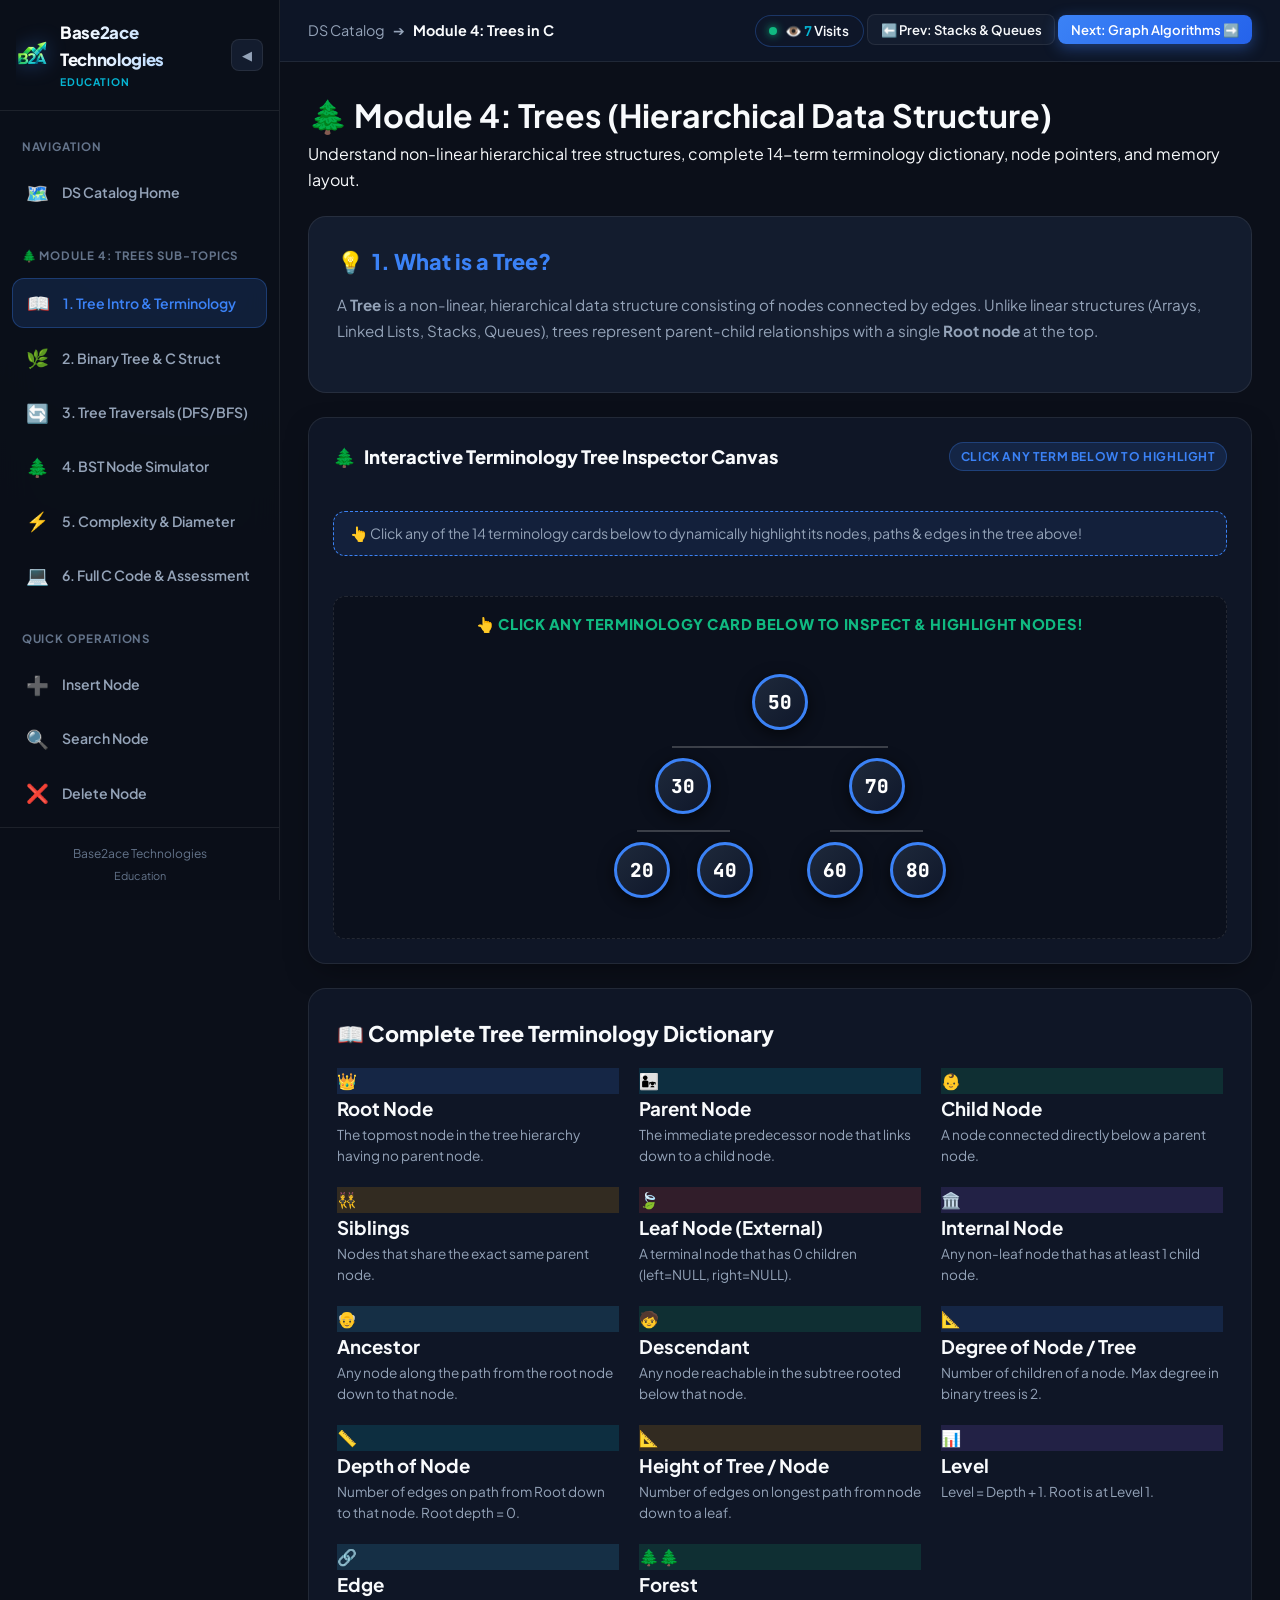
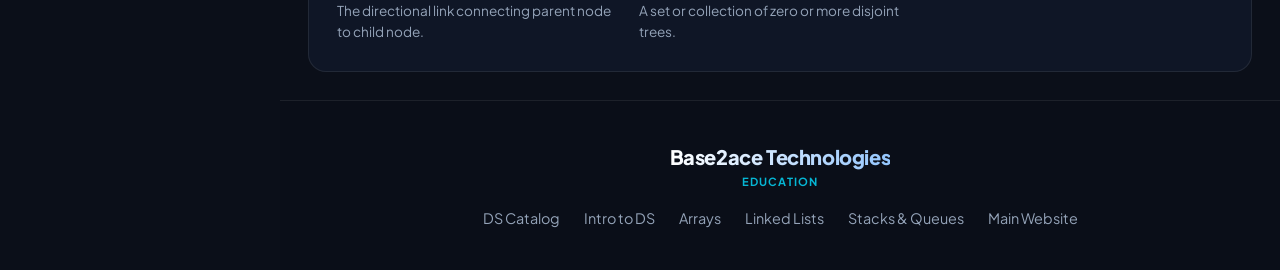
<file: tree.html>
<!DOCTYPE html>
<html lang="en">
<head>
  <meta charset="UTF-8">
  <meta name="viewport" content="width=device-width, initial-scale=1.0">
  <title>Module 4: Trees in C | Base2ace Academy</title>
  <meta name="description" content="Master Trees and Binary Search Trees (BST) in C with interactive node visualizer, DFS/BFS traversals, height & diameter calculations, and C code execution. Created by Base2ace Technologies.">
  <link rel="icon" type="image/png" href="B2A_3D_logo.png">
  <link rel="apple-touch-icon" href="B2A_3D_logo.png">
  <link rel="stylesheet" href="css/main.css">
  <link rel="stylesheet" href="css/sidebar.css">
  <link rel="stylesheet" href="css/visualizer.css">
</head>
<body>

  <div class="app-layout">

    <!-- Collapsible Sidebar Panel -->
    <aside class="sidebar" id="sidebarNav">

      <!-- Sidebar Header & Toggle -->
      <div class="sidebar-header">
        <a href="index.html" class="sidebar-brand">
          <img src="B2A_3D_logo.png" alt="Base2ace Technologies Logo" class="brand-logo-img" style="height:32px;">
          <div class="brand-text sidebar-brand-text">
            <span class="brand-name" style="font-size:1.05rem;">Base2ace Technologies</span>
            <span class="brand-sub" style="font-size:0.65rem;">Education</span>
          </div>
        </a>

        <button class="toggle-sidebar-btn" id="toggleSidebarBtn" title="Toggle Sidebar Width">◀</button>
      </div>

      <!-- Scrollable Course Menu Body -->
      <nav class="sidebar-nav">

        <div class="sidebar-category">
          <div class="sidebar-cat-title">Navigation</div>
          <a href="index.html" class="sidebar-item">
            <span class="sidebar-item-icon">🗺️</span>
            <span class="sidebar-item-label">DS Catalog Home</span>
          </a>
        </div>

        <div class="sidebar-category">
          <div class="sidebar-cat-title">🌲 Module 4: Trees Sub-Topics</div>

          <a href="#foundations" class="sidebar-item active" data-tree-view="viewTreeFoundations" onclick="TreeEngine.switchSubView('viewTreeFoundations')">
            <span class="sidebar-item-icon">📖</span>
            <span class="sidebar-item-label">1. Tree Intro & Terminology</span>
          </a>

          <a href="#basics" class="sidebar-item" data-tree-view="viewTreeBasics" onclick="TreeEngine.switchSubView('viewTreeBasics')">
            <span class="sidebar-item-icon">🌿</span>
            <span class="sidebar-item-label">2. Binary Tree & C Struct</span>
          </a>

          <a href="#traversals" class="sidebar-item" data-tree-view="viewTreeTraversals" onclick="TreeEngine.switchSubView('viewTreeTraversals')">
            <span class="sidebar-item-icon">🔄</span>
            <span class="sidebar-item-label">3. Tree Traversals (DFS/BFS)</span>
          </a>

          <a href="#simulator" class="sidebar-item" data-tree-view="viewTreeSim" onclick="TreeEngine.switchSubView('viewTreeSim')">
            <span class="sidebar-item-icon">🌲</span>
            <span class="sidebar-item-label">4. BST Node Simulator</span>
          </a>

          <a href="#complexity" class="sidebar-item" data-tree-view="viewTreeComplexity" onclick="TreeEngine.switchSubView('viewTreeComplexity')">
            <span class="sidebar-item-icon">⚡</span>
            <span class="sidebar-item-label">5. Complexity & Diameter</span>
          </a>

          <a href="#programs" class="sidebar-item" data-tree-view="viewTreePrograms" onclick="TreeEngine.switchSubView('viewTreePrograms')">
            <span class="sidebar-item-icon">💻</span>
            <span class="sidebar-item-label">6. Full C Code & Assessment</span>
          </a>
        </div>

        <div class="sidebar-category">
          <div class="sidebar-cat-title">Quick Operations</div>

          <a href="#insert" class="sidebar-item" onclick="TreeEngine.switchSubView('viewTreeSim'); TreeEngine.insertOp();">
            <span class="sidebar-item-icon">➕</span>
            <span class="sidebar-item-label">Insert Node</span>
          </a>

          <a href="#search" class="sidebar-item" onclick="TreeEngine.switchSubView('viewTreeSim'); TreeEngine.searchOp();">
            <span class="sidebar-item-icon">🔍</span>
            <span class="sidebar-item-label">Search Node</span>
          </a>

          <a href="#delete" class="sidebar-item" onclick="TreeEngine.switchSubView('viewTreeSim'); TreeEngine.deleteOp();">
            <span class="sidebar-item-icon">❌</span>
            <span class="sidebar-item-label">Delete Node</span>
          </a>

          <a href="#min" class="sidebar-item" onclick="TreeEngine.switchSubView('viewTreeSim'); TreeEngine.findMinOp();">
            <span class="sidebar-item-icon">⬇️</span>
            <span class="sidebar-item-label">Find Minimum</span>
          </a>

          <a href="#max" class="sidebar-item" onclick="TreeEngine.switchSubView('viewTreeSim'); TreeEngine.findMaxOp();">
            <span class="sidebar-item-icon">⬆️</span>
            <span class="sidebar-item-label">Find Maximum</span>
          </a>
        </div>

      </nav>

      <!-- Sidebar Footer -->
      <div class="sidebar-footer">
        <div>Base2ace Technologies</div>
        <div style="font-size:0.68rem; color:var(--text-dim); margin-top:0.2rem;">Education</div>
      </div>
    </aside>

    <!-- Main Content Workspace -->
    <main class="main-workspace">

      <!-- Workspace Top Sticky Header -->
      <header class="workspace-header">
        <div class="breadcrumb-nav">
          <a href="index.html" style="color:var(--text-muted); text-decoration:none;">DS Catalog</a>
          <span>➔</span>
          <span style="color:var(--text-main); font-weight:700;">Module 4: Trees in C</span>
        </div>

        <div class="header-actions">
          <button class="btn btn-secondary btn-sm" onclick="location.href='stack-queue.html'">⬅️ Prev: Stacks & Queues</button>
          <button class="btn btn-primary btn-sm" onclick="location.href='graph.html'">Next: Graph Algorithms ➡️</button>
        </div>
      </header>

      <!-- SUB-VIEW 1: TREE FOUNDATIONS & TERMINOLOGY DICTIONARY WITH VISUAL TREE INSPECTOR -->
      <div class="view-panel active-view" id="viewTreeFoundations">
        
        <!-- Module Banner Header -->
        <div class="module-header-card" style="margin-bottom:1.5rem;">
          <h1 class="module-title">🌲 Module 4: Trees (Hierarchical Data Structure)</h1>
          <p class="module-subtitle">
            Understand non-linear hierarchical tree structures, complete 14-term terminology dictionary, node pointers, and memory layout.
          </p>
        </div>

        <!-- 1. What is a Tree? Section -->
        <div style="background:var(--bg-surface); border:1px solid var(--bg-surface-border); border-radius:var(--radius-lg); padding:1.75rem; margin-bottom:1.5rem;">
          <h2 style="font-size:1.35rem; font-weight:800; color:var(--primary); margin-bottom:0.75rem; display:flex; align-items:center; gap:0.5rem;">
            <span>💡</span> 1. What is a Tree?
          </h2>
          <p style="color:var(--text-muted); font-size:0.95rem; line-height:1.7; margin-bottom:1.25rem;">
            A <strong>Tree</strong> is a non-linear, hierarchical data structure consisting of nodes connected by edges. Unlike linear structures (Arrays, Linked Lists, Stacks, Queues), trees represent parent-child relationships with a single <strong>Root node</strong> at the top.
          </p>
        </div>

        <!-- PROMINENT VISUAL TREE CANVAS ABOVE DICTIONARY -->
        <div class="viz-canvas-card" style="margin-bottom:1.5rem; width:100%;">
          <div style="display:flex; justify-content:space-between; align-items:center; margin-bottom:1rem; flex-wrap:wrap; gap:0.75rem;">
            <h3 style="font-size:1.15rem; font-weight:800; color:var(--text-main); display:flex; align-items:center; gap:0.5rem;">
              <span>🌲</span> Interactive Terminology Tree Inspector Canvas
            </h3>
            <span class="badge badge-primary">Click Any Term Below to Highlight</span>
          </div>

          <div id="termStatusBanner" style="margin-bottom:1rem;">
            <div style="background:rgba(59,130,246,0.1); border:1px dashed var(--primary); padding:0.65rem 1rem; border-radius:var(--radius-md); font-size:0.88rem; color:var(--text-muted);">
              👆 Click any of the 14 terminology cards below to dynamically highlight its nodes, paths & edges in the tree above!
            </div>
          </div>

          <!-- Tree Render Stage -->
          <div class="array-stage" style="overflow-x:auto; padding:1rem 0.5rem; width:100%;">
            <div id="termTreeStageContainer"></div>
          </div>
        </div>

        <!-- 2. Complete Tree Terminology Dictionary Grid -->
        <div style="background:var(--bg-card); border:1px solid var(--bg-surface-border); border-radius:var(--radius-lg); padding:1.75rem;">
          <h2 style="font-size:1.35rem; font-weight:800; color:var(--text-main); margin-bottom:1rem;">
            📖 Complete Tree Terminology Dictionary
          </h2>

          <div style="display:grid; grid-template-columns:repeat(auto-fit, minmax(240px, 1fr)); gap:1.25rem;" class="features-row">
            
            <div class="feature-box term-card" data-term="root" onclick="TreeEngine.highlightTerm('root', 'Root Node', 'The topmost node (Node 50) in the tree hierarchy having no parent node.')" style="cursor:pointer;">
              <div class="feature-icon-wrapper" style="background:rgba(59,130,246,0.15); color:var(--primary);">👑</div>
              <div class="feature-info">
                <h3>Root Node</h3>
                <p style="font-size:0.85rem; color:var(--text-muted);">The topmost node in the tree hierarchy having no parent node.</p>
              </div>
            </div>

            <div class="feature-box term-card" data-term="parent" onclick="TreeEngine.highlightTerm('parent', 'Parent Node', 'Node 30 and Node 70 are parents connecting directly to child nodes.')" style="cursor:pointer;">
              <div class="feature-icon-wrapper" style="background:rgba(6,182,212,0.15); color:var(--secondary);">👨‍👧</div>
              <div class="feature-info">
                <h3>Parent Node</h3>
                <p style="font-size:0.85rem; color:var(--text-muted);">The immediate predecessor node that links down to a child node.</p>
              </div>
            </div>

            <div class="feature-box term-card" data-term="child" onclick="TreeEngine.highlightTerm('child', 'Child Node', 'Nodes 20, 40, 60, 80 are child nodes connected below parents.')" style="cursor:pointer;">
              <div class="feature-icon-wrapper" style="background:rgba(16,185,129,0.15); color:var(--accent-green);">👶</div>
              <div class="feature-info">
                <h3>Child Node</h3>
                <p style="font-size:0.85rem; color:var(--text-muted);">A node connected directly below a parent node.</p>
              </div>
            </div>

            <div class="feature-box term-card" data-term="siblings" onclick="TreeEngine.highlightTerm('siblings', 'Siblings', 'Nodes 20 & 40 are siblings sharing the exact same parent node 30.')" style="cursor:pointer;">
              <div class="feature-icon-wrapper" style="background:rgba(245,158,11,0.15); color:var(--accent-amber);">👯</div>
              <div class="feature-info">
                <h3>Siblings</h3>
                <p style="font-size:0.85rem; color:var(--text-muted);">Nodes that share the exact same parent node.</p>
              </div>
            </div>

            <div class="feature-box term-card" data-term="leaf" onclick="TreeEngine.highlightTerm('leaf', 'Leaf Node (External)', 'Nodes 20, 40, 60, 80 have 0 children (terminal leaf nodes).')" style="cursor:pointer;">
              <div class="feature-icon-wrapper" style="background:rgba(239,68,68,0.15); color:var(--accent-red);">🍃</div>
              <div class="feature-info">
                <h3>Leaf Node (External)</h3>
                <p style="font-size:0.85rem; color:var(--text-muted);">A terminal node that has 0 children (left=NULL, right=NULL).</p>
              </div>
            </div>

            <div class="feature-box term-card" data-term="internal" onclick="TreeEngine.highlightTerm('internal', 'Internal Node', 'Nodes 50, 30, 70 are internal nodes having at least 1 child.')" style="cursor:pointer;">
              <div class="feature-icon-wrapper" style="background:rgba(139,92,246,0.15); color:var(--accent-purple);">🏛️</div>
              <div class="feature-info">
                <h3>Internal Node</h3>
                <p style="font-size:0.85rem; color:var(--text-muted);">Any non-leaf node that has at least 1 child node.</p>
              </div>
            </div>

            <div class="feature-box term-card" data-term="ancestor" onclick="TreeEngine.highlightTerm('ancestor', 'Ancestor', 'Nodes 50 & 30 are ancestors on the path down to target Node 20.')" style="cursor:pointer;">
              <div class="feature-icon-wrapper" style="background:rgba(56,189,248,0.15); color:var(--accent-sky);">👴</div>
              <div class="feature-info">
                <h3>Ancestor</h3>
                <p style="font-size:0.85rem; color:var(--text-muted);">Any node along the path from the root node down to that node.</p>
              </div>
            </div>

            <div class="feature-box term-card" data-term="descendant" onclick="TreeEngine.highlightTerm('descendant', 'Descendant', 'Nodes 20 & 40 are descendants reachable under parent Node 30.')" style="cursor:pointer;">
              <div class="feature-icon-wrapper" style="background:rgba(16,185,129,0.15); color:var(--accent-green);">🧒</div>
              <div class="feature-info">
                <h3>Descendant</h3>
                <p style="font-size:0.85rem; color:var(--text-muted);">Any node reachable in the subtree rooted below that node.</p>
              </div>
            </div>

            <div class="feature-box term-card" data-term="degree" onclick="TreeEngine.highlightTerm('degree', 'Degree', 'Node 50 has Degree = 2 (2 children). Max degree in binary tree is 2.')" style="cursor:pointer;">
              <div class="feature-icon-wrapper" style="background:rgba(59,130,246,0.15); color:var(--primary);">📐</div>
              <div class="feature-info">
                <h3>Degree of Node / Tree</h3>
                <p style="font-size:0.85rem; color:var(--text-muted);">Number of children of a node. Max degree in binary trees is 2.</p>
              </div>
            </div>

            <div class="feature-box term-card" data-term="depth" onclick="TreeEngine.highlightTerm('depth', 'Depth of Node', 'Depth of Node 20 is 2 edges (50 ➔ 30 ➔ 20). Root depth = 0.')" style="cursor:pointer;">
              <div class="feature-icon-wrapper" style="background:rgba(6,182,212,0.15); color:var(--secondary);">📏</div>
              <div class="feature-info">
                <h3>Depth of Node</h3>
                <p style="font-size:0.85rem; color:var(--text-muted);">Number of edges on path from Root down to that node. Root depth = 0.</p>
              </div>
            </div>

            <div class="feature-box term-card" data-term="height" onclick="TreeEngine.highlightTerm('height', 'Height of Tree', 'Height of Tree is 2 edges (longest path from Root 50 down to Leaf 20).')" style="cursor:pointer;">
              <div class="feature-icon-wrapper" style="background:rgba(245,158,11,0.15); color:var(--accent-amber);">📐</div>
              <div class="feature-info">
                <h3>Height of Tree / Node</h3>
                <p style="font-size:0.85rem; color:var(--text-muted);">Number of edges on longest path from node down to a leaf.</p>
              </div>
            </div>

            <div class="feature-box term-card" data-term="level" onclick="TreeEngine.highlightTerm('level', 'Level', 'Root 50 is at Level 1, Children at Level 2, Leaves at Level 3.')" style="cursor:pointer;">
              <div class="feature-icon-wrapper" style="background:rgba(139,92,246,0.15); color:var(--accent-purple);">📊</div>
              <div class="feature-info">
                <h3>Level</h3>
                <p style="font-size:0.85rem; color:var(--text-muted);">Level = Depth + 1. Root is at Level 1.</p>
              </div>
            </div>

            <div class="feature-box term-card" data-term="edge" onclick="TreeEngine.highlightTerm('edge', 'Edge', 'Edges are the directional links connecting parent node 50 to child 30.')" style="cursor:pointer;">
              <div class="feature-icon-wrapper" style="background:rgba(56,189,248,0.15); color:var(--accent-sky);">🔗</div>
              <div class="feature-info">
                <h3>Edge</h3>
                <p style="font-size:0.85rem; color:var(--text-muted);">The directional link connecting parent node to child node.</p>
              </div>
            </div>

            <div class="feature-box term-card" data-term="forest" onclick="TreeEngine.highlightTerm('forest', 'Forest', 'Removing Root 50 yields a Forest of 2 disjoint subtrees [30,20,40] and [70,60,80].')" style="cursor:pointer;">
              <div class="feature-icon-wrapper" style="background:rgba(16,185,129,0.15); color:var(--accent-green);">🌲🌲</div>
              <div class="feature-info">
                <h3>Forest</h3>
                <p style="font-size:0.85rem; color:var(--text-muted);">A set or collection of zero or more disjoint trees.</p>
              </div>
            </div>

          </div>
        </div>

      </div>

      <!-- SUB-VIEW 2: BINARY TREE BASICS & C STRUCT -->
      <div class="view-panel" id="viewTreeBasics">
        <div style="background:var(--bg-card); border:1px solid var(--bg-surface-border); border-radius:var(--radius-lg); padding:1.75rem; margin-bottom:1.5rem;">
          <h2 style="font-size:1.35rem; font-weight:800; color:var(--primary); margin-bottom:0.75rem;">
            🌿 2. Binary Tree Basics & C Struct Definition
          </h2>
          <p style="color:var(--text-muted); font-size:0.95rem; line-height:1.7; margin-bottom:1.25rem;">
            A <strong>Binary Tree</strong> is a tree structure where every node has <strong>at most 2 children</strong>, referred to as the <code>left</code> child and <code>right</code> child.
          </p>

          <div style="background:var(--bg-main); border:1px solid var(--bg-surface-border); border-radius:var(--radius-md); padding:1.25rem; font-family:var(--font-code); font-size:0.85rem; color:var(--secondary); overflow-x:auto;">
            <pre><code>// C Struct Memory Layout for Binary Tree Node
struct Node {
    int data;           // 4 Bytes Data
    struct Node* left;  // 8 Bytes Left Pointer (Heap RAM)
    struct Node* right; // 8 Bytes Right Pointer (Heap RAM)
};                      // Total = 24 Bytes (with 8-byte pointer padding)</code></pre>
          </div>
        </div>
      </div>

      <!-- SUB-VIEW 3: TREE TRAVERSALS ENGINE WITH VISUAL TREE CANVAS -->
      <div class="view-panel" id="viewTreeTraversals">
        <div style="background:var(--bg-card); border:1px solid var(--bg-surface-border); border-radius:var(--radius-lg); padding:1.75rem;">
          <h2 style="font-size:1.35rem; font-weight:800; color:var(--text-main); margin-bottom:0.75rem;">
            🔄 3. Tree Traversals Engine (DFS & BFS)
          </h2>
          <p style="color:var(--text-muted); font-size:0.95rem; margin-bottom:1.25rem;">
            Tree traversal means visiting every node in a specific order. Select a traversal mode below to step through and highlight nodes on the tree:
          </p>

          <!-- PROMINENT VISUAL TREE CANVAS ABOVE TRAVERSAL BUTTONS -->
          <div class="viz-canvas-card" style="margin-bottom:1.5rem; width:100%;">
            <div class="array-stage" style="overflow-x:auto; padding:1rem 0.5rem; width:100%;">
              <div id="traversalTreeStageContainer"></div>
            </div>
          </div>

          <div style="display:flex; gap:0.75rem; flex-wrap:wrap; margin-bottom:1.5rem;">
            <button class="btn btn-primary btn-sm" onclick="TreeEngine.runTraversal('inorder')">🔄 Inorder (Left ➔ Root ➔ Right)</button>
            <button class="btn btn-secondary btn-sm" onclick="TreeEngine.runTraversal('preorder')">🔄 Preorder (Root ➔ Left ➔ Right)</button>
            <button class="btn btn-secondary btn-sm" onclick="TreeEngine.runTraversal('postorder')">🔄 Postorder (Left ➔ Right ➔ Root)</button>
            <button class="btn btn-accent btn-sm" onclick="TreeEngine.runTraversal('levelorder')">🌊 Level Order (BFS via Queue)</button>
          </div>

          <div id="treeTraversalResult"></div>
        </div>
      </div>

      <!-- SUB-VIEW 4: BST INTERACTIVE SIMULATOR -->
      <div class="view-panel" id="viewTreeSim">
        
        <div class="module-header-card" style="margin-bottom:1.25rem;">
          <div style="display:flex; justify-content:space-between; align-items:center; flex-wrap:wrap; gap:1rem;">
            <div>
              <h1 class="module-title">🌲 Binary Search Tree (BST) Node Simulator</h1>
              <p class="module-subtitle">
                Perform Node Insertion, Search, Deletion (Leaf, 1 child, 2 children), Find Min, and Find Max.
              </p>
            </div>
          </div>
        </div>

        <div id="treeAlertBanner" style="display:none; margin-bottom:1.25rem;"></div>

        <div style="display:flex; flex-direction:column; gap:1.5rem; width:100%;">
          
          <div class="viz-canvas-card" style="width:100%;">
            
            <div class="op-controls" style="margin-bottom:1.25rem;">
              <div class="op-input-group">
                <label for="treeValInput">Value:</label>
                <input type="number" id="treeValInput" class="op-input" value="45" style="width:70px; text-align:center;">
              </div>

              <button class="btn btn-primary btn-sm" onclick="TreeEngine.insertOp()">➕ Insert BST Node</button>
              <button class="btn btn-secondary btn-sm" onclick="TreeEngine.searchOp()">🔍 Search Node</button>
              <button class="btn btn-secondary btn-sm" onclick="TreeEngine.deleteOp()">❌ Delete Node</button>
              <button class="btn btn-secondary btn-sm" onclick="TreeEngine.findMinOp()">⬇️ Find Min</button>
              <button class="btn btn-secondary btn-sm" onclick="TreeEngine.findMaxOp()">⬆️ Find Max</button>
            </div>

            <!-- Playback Mode & Control Bar -->
            <div style="background:rgba(255,255,255,0.03); border:1px solid var(--bg-surface-border); border-radius:var(--radius-md); padding:0.85rem 1.1rem; margin-bottom:1.25rem; display:flex; justify-content:space-between; align-items:center; flex-wrap:wrap; gap:0.85rem;">
              <div style="display:flex; align-items:center; gap:0.5rem;">
                <div style="display:flex; align-items:center; gap:0.3rem; background:rgba(0,0,0,0.35); padding:0.25rem; border-radius:var(--radius-sm); border:1px solid var(--bg-surface-border); margin-right:0.5rem;">
                  <button class="btn-toggle active" id="treeBtnModeManual" onclick="TreeEngine.setPlaybackMode('manual')">⏩ Manual Step Mode</button>
                  <button class="btn-toggle" id="treeBtnModeAuto" onclick="TreeEngine.setPlaybackMode('auto')">▶️ Auto Play</button>
                </div>

                <button class="btn btn-secondary btn-sm" onclick="TreeEngine.stepBack()">⏪ Back</button>
                <button class="btn btn-primary btn-sm" id="treeBtnPlayPause" onclick="TreeEngine.isPlaying ? TreeEngine.stopPlayback() : TreeEngine.playSteps()">▶️ Play</button>
                <button class="btn btn-secondary btn-sm" onclick="TreeEngine.stepForward()">⏩ Step Forward</button>
              </div>

              <div id="treeStepDescBanner" style="font-size:0.88rem; color:var(--secondary); font-weight:600;">
                Click ➕ Insert Node or 🔍 Search Node above to step manually.
              </div>

              <span class="badge badge-primary" id="treeStepCounter">Ready</span>
            </div>

            <!-- Visual Stage Container -->
            <div class="array-stage" style="overflow-x:auto; padding:1.5rem 0.75rem; width:100%;">
              <div id="treeStageContainer"></div>
            </div>
          </div>

          <!-- Code Panel -->
          <div class="code-panel" style="width:100%;">
            <div class="code-panel-header" style="display:flex; justify-content:space-between; align-items:center;">
              <span style="font-weight:700; color:var(--text-main);">⚡ GCC C Line Execution Tracker</span>
              <div id="treeVarWatchBox" style="background:rgba(0,0,0,0.3); padding:0.3rem 0.75rem; border-radius:var(--radius-sm);">No active variables</div>
            </div>
            <div class="code-view" id="treeCCodeView"></div>
          </div>

        </div>

      </div>

      <!-- SUB-VIEW 5: COMPLEXITY, HEIGHT & DIAMETER -->
      <div class="view-panel" id="viewTreeComplexity">
        <div style="background:var(--bg-card); border:1px solid var(--bg-surface-border); border-radius:var(--radius-lg); padding:1.75rem;">
          <h2 style="font-size:1.35rem; font-weight:800; color:var(--accent-green); margin-bottom:1rem;">
            ⚡ 5. Time Complexity, Balanced vs Unbalanced & Diameter
          </h2>

          <div style="overflow-x:auto; margin-bottom:1.5rem;">
            <table class="mem-table" style="width:100%;">
              <thead>
                <tr>
                  <th>Operation</th>
                  <th>Balanced BST (AVL / Red-Black)</th>
                  <th>Unbalanced / Skewed BST</th>
                  <th>Space Complexity</th>
                </tr>
              </thead>
              <tbody>
                <tr>
                  <td><strong>Search</strong></td>
                  <td><span class="badge badge-primary">O(log N)</span></td>
                  <td><span class="badge badge-danger">O(N)</span></td>
                  <td><code>O(h)</code></td>
                </tr>
                <tr>
                  <td><strong>Insert</strong></td>
                  <td><span class="badge badge-primary">O(log N)</span></td>
                  <td><span class="badge badge-danger">O(N)</span></td>
                  <td><code>O(h)</code></td>
                </tr>
                <tr>
                  <td><strong>Delete</strong></td>
                  <td><span class="badge badge-primary">O(log N)</span></td>
                  <td><span class="badge badge-danger">O(N)</span></td>
                  <td><code>O(h)</code></td>
                </tr>
                <tr>
                  <td><strong>Traversals</strong></td>
                  <td><span class="badge badge-primary">O(N)</span></td>
                  <td><span class="badge badge-primary">O(N)</span></td>
                  <td><code>O(h)</code></td>
                </tr>
              </tbody>
            </table>
          </div>

          <div style="background:var(--bg-surface); border:1px solid var(--bg-surface-border); padding:1.25rem; border-radius:var(--radius-md);">
            <h4 style="color:var(--secondary); margin-bottom:0.4rem;">📏 Diameter of Binary Tree</h4>
            <p style="color:var(--text-muted); font-size:0.88rem; line-height:1.6;">
              The <strong>Diameter</strong> (or width) of a tree is defined as the length (number of edges) of the <strong>longest path between any two leaf nodes</strong> in the tree. It may or may not pass through the root!
            </p>
          </div>
        </div>
      </div>

      <!-- SUB-VIEW 6: C PROGRAMS & PROBLEMS SUITE -->
      <div class="view-panel" id="viewTreePrograms">
        <div style="background:var(--bg-card); border:1px solid var(--bg-surface-border); border-radius:var(--radius-lg); padding:1.75rem; display:flex; flex-direction:column; gap:2rem;">
          
          <div>
            <h2 style="font-size:1.5rem; font-weight:800; margin-bottom:0.4rem; color:var(--text-main);">
              💻 Essential C Programs & Problems Suite for Trees
            </h2>
            <p style="color:var(--text-muted); font-size:0.92rem; margin-bottom:1.5rem;">
              Production-ready, compilable C implementations for university exams and coding interviews.
            </p>
          </div>

          <!-- Section 1: Complete BST C Program -->
          <div style="background:var(--bg-surface); border:1px solid var(--bg-surface-border); border-radius:var(--radius-md); padding:1.5rem;">
            <div style="display:flex; justify-content:space-between; align-items:center; margin-bottom:0.75rem; flex-wrap:wrap; gap:0.5rem;">
              <h3 style="font-size:1.15rem; font-weight:700; color:var(--primary);">1. Complete Binary Search Tree (BST) in C</h3>
              <button class="btn btn-secondary btn-sm" onclick="navigator.clipboard.writeText(document.getElementById('cCodeTree1').innerText); this.innerText='✅ Copied!'; setTimeout(() => this.innerText='📋 Copy Code', 2000);">📋 Copy Code</button>
            </div>
            <pre style="background:var(--bg-main); border:1px solid var(--bg-surface-border); padding:1rem; border-radius:var(--radius-sm); font-family:var(--font-code); font-size:0.82rem; color:var(--secondary); overflow-x:auto;"><code id="cCodeTree1">#include &lt;stdio.h&gt;
#include &lt;stdlib.h&gt;

struct Node {
    int data;
    struct Node *left, *right;
};

struct Node* createNode(int val) {
    struct Node* newNode = (struct Node*)malloc(sizeof(struct Node));
    newNode->data = val;
    newNode->left = newNode->right = NULL;
    return newNode;
}

struct Node* insert(struct Node* root, int val) {
    if (root == NULL) return createNode(val);
    if (val < root->data) root->left = insert(root->left, val);
    else if (val > root->data) root->right = insert(root->right, val);
    return root;
}

void inorder(struct Node* root) {
    if (root == NULL) return;
    inorder(root->left);
    printf("%d ", root->data);
    inorder(root->right);
}

int main() {
    struct Node* root = NULL;
    root = insert(root, 50);
    insert(root, 30);
    insert(root, 70);
    printf("Inorder BST: ");
    inorder(root);
    printf("\n");
    return 0;
}</code></pre>
          </div>

          <!-- Section 2: Count Nodes, Leaf Nodes & Internal Nodes -->
          <div style="background:var(--bg-surface); border:1px solid var(--bg-surface-border); border-radius:var(--radius-md); padding:1.5rem;">
            <div style="display:flex; justify-content:space-between; align-items:center; margin-bottom:0.75rem; flex-wrap:wrap; gap:0.5rem;">
              <h3 style="font-size:1.15rem; font-weight:700; color:var(--accent-green);">2. Count Nodes, Leaf Nodes, Internal Nodes & Size</h3>
              <button class="btn btn-secondary btn-sm" onclick="navigator.clipboard.writeText(document.getElementById('cCodeTree2').innerText); this.innerText='✅ Copied!'; setTimeout(() => this.innerText='📋 Copy Code', 2000);">📋 Copy Code</button>
            </div>
            <pre style="background:var(--bg-main); border:1px solid var(--bg-surface-border); padding:1rem; border-radius:var(--radius-sm); font-family:var(--font-code); font-size:0.82rem; color:var(--accent-green); overflow-x:auto;"><code id="cCodeTree2">// Total Nodes Count / Size of Tree
int countNodes(struct Node* root) {
    if (root == NULL) return 0;
    return 1 + countNodes(root->left) + countNodes(root->right);
}

// Count Leaf Nodes (External Nodes with 0 children)
int countLeafNodes(struct Node* root) {
    if (root == NULL) return 0;
    if (root->left == NULL && root->right == NULL) return 1;
    return countLeafNodes(root->left) + countLeafNodes(root->right);
}

// Count Internal Nodes (Non-leaf nodes with at least 1 child)
int countInternalNodes(struct Node* root) {
    if (root == NULL || (root->left == NULL && root->right == NULL)) return 0;
    return 1 + countInternalNodes(root->left) + countInternalNodes(root->right);
}</code></pre>
          </div>

          <!-- Section 3: Sum of Nodes, Max & Min Element -->
          <div style="background:var(--bg-surface); border:1px solid var(--bg-surface-border); border-radius:var(--radius-md); padding:1.5rem;">
            <div style="display:flex; justify-content:space-between; align-items:center; margin-bottom:0.75rem; flex-wrap:wrap; gap:0.5rem;">
              <h3 style="font-size:1.15rem; font-weight:700; color:var(--accent-amber);">3. Sum of Nodes, Maximum & Minimum Element</h3>
              <button class="btn btn-secondary btn-sm" onclick="navigator.clipboard.writeText(document.getElementById('cCodeTree3').innerText); this.innerText='✅ Copied!'; setTimeout(() => this.innerText='📋 Copy Code', 2000);">📋 Copy Code</button>
            </div>
            <pre style="background:var(--bg-main); border:1px solid var(--bg-surface-border); padding:1rem; border-radius:var(--radius-sm); font-family:var(--font-code); font-size:0.82rem; color:var(--accent-amber); overflow-x:auto;"><code id="cCodeTree3">// Calculate Sum of all node values
int sumNodes(struct Node* root) {
    if (root == NULL) return 0;
    return root->data + sumNodes(root->left) + sumNodes(root->right);
}

// Find Maximum Element in Binary Tree
int findMax(struct Node* root) {
    if (root == NULL) return -99999; // Minimum integer sentinel
    int res = root->data;
    int lmax = findMax(root->left);
    int rmax = findMax(root->right);
    if (lmax > res) res = lmax;
    if (rmax > res) res = rmax;
    return res;
}

// Find Minimum Element in Binary Tree
int findMin(struct Node* root) {
    if (root == NULL) return 99999; // Maximum integer sentinel
    int res = root->data;
    int lmin = findMin(root->left);
    int rmin = findMin(root->right);
    if (lmin < res) res = lmin;
    if (rmin < res) res = rmin;
    return res;
}</code></pre>
          </div>

          <!-- Section 4: Height of Tree -->
          <div style="background:var(--bg-surface); border:1px solid var(--bg-surface-border); border-radius:var(--radius-md); padding:1.5rem;">
            <div style="display:flex; justify-content:space-between; align-items:center; margin-bottom:0.75rem; flex-wrap:wrap; gap:0.5rem;">
              <h3 style="font-size:1.15rem; font-weight:700; color:var(--accent-purple);">4. Height / Max Depth of Binary Tree</h3>
              <button class="btn btn-secondary btn-sm" onclick="navigator.clipboard.writeText(document.getElementById('cCodeTree4').innerText); this.innerText='✅ Copied!'; setTimeout(() => this.innerText='📋 Copy Code', 2000);">📋 Copy Code</button>
            </div>
            <pre style="background:var(--bg-main); border:1px solid var(--bg-surface-border); padding:1rem; border-radius:var(--radius-sm); font-family:var(--font-code); font-size:0.82rem; color:var(--accent-purple); overflow-x:auto;"><code id="cCodeTree4">// Height of Tree (Longest path from root down to a leaf node)
int getHeight(struct Node* root) {
    if (root == NULL) return 0;
    int leftHeight = getHeight(root->left);
    int rightHeight = getHeight(root->right);
    return 1 + (leftHeight > rightHeight ? leftHeight : rightHeight);
}</code></pre>
          </div>

          <!-- Section 5: Mirror Tree -->
          <div style="background:var(--bg-surface); border:1px solid var(--bg-surface-border); border-radius:var(--radius-md); padding:1.5rem;">
            <div style="display:flex; justify-content:space-between; align-items:center; margin-bottom:0.75rem; flex-wrap:wrap; gap:0.5rem;">
              <h3 style="font-size:1.15rem; font-weight:700; color:var(--secondary);">5. Mirror Tree (In-Place Left & Right Subtree Swapping)</h3>
              <button class="btn btn-secondary btn-sm" onclick="navigator.clipboard.writeText(document.getElementById('cCodeTree5').innerText); this.innerText='✅ Copied!'; setTimeout(() => this.innerText='📋 Copy Code', 2000);">📋 Copy Code</button>
            </div>
            <pre style="background:var(--bg-main); border:1px solid var(--bg-surface-border); padding:1rem; border-radius:var(--radius-sm); font-family:var(--font-code); font-size:0.82rem; color:var(--secondary); overflow-x:auto;"><code id="cCodeTree5">// Convert a Binary Tree into its Mirror Image (Invert Binary Tree)
void mirror(struct Node* root) {
    if (root == NULL) return;
    
    // Recursively mirror left and right subtrees
    mirror(root->left);
    mirror(root->right);
    
    // Swap left and right pointers
    struct Node* temp = root->left;
    root->left = root->right;
    root->right = temp;
}</code></pre>
          </div>

          <!-- Section 6: Identical Trees -->
          <div style="background:var(--bg-surface); border:1px solid var(--bg-surface-border); border-radius:var(--radius-md); padding:1.5rem;">
            <div style="display:flex; justify-content:space-between; align-items:center; margin-bottom:0.75rem; flex-wrap:wrap; gap:0.5rem;">
              <h3 style="font-size:1.15rem; font-weight:700; color:var(--primary);">6. Identical Trees (Check Structural & Data Equality)</h3>
              <button class="btn btn-secondary btn-sm" onclick="navigator.clipboard.writeText(document.getElementById('cCodeTree6').innerText); this.innerText='✅ Copied!'; setTimeout(() => this.innerText='📋 Copy Code', 2000);">📋 Copy Code</button>
            </div>
            <pre style="background:var(--bg-main); border:1px solid var(--bg-surface-border); padding:1rem; border-radius:var(--radius-sm); font-family:var(--font-code); font-size:0.82rem; color:var(--primary); overflow-x:auto;"><code id="cCodeTree6">// Check if two Binary Trees t1 and t2 are identical
int isIdentical(struct Node* t1, struct Node* t2) {
    if (t1 == NULL && t2 == NULL) return 1; // Both empty -> Identical
    if (t1 == NULL || t2 == NULL) return 0; // One empty -> Not identical
    
    return (t1->data == t2->data) &&
           isIdentical(t1->left, t2->left) &&
           isIdentical(t1->right, t2->right);
}</code></pre>
          </div>

          <!-- Section 7: Symmetric Tree -->
          <div style="background:var(--bg-surface); border:1px solid var(--bg-surface-border); border-radius:var(--radius-md); padding:1.5rem;">
            <div style="display:flex; justify-content:space-between; align-items:center; margin-bottom:0.75rem; flex-wrap:wrap; gap:0.5rem;">
              <h3 style="font-size:1.15rem; font-weight:700; color:var(--accent-green);">7. Symmetric Tree (Check Mirror Reflection Around Root)</h3>
              <button class="btn btn-secondary btn-sm" onclick="navigator.clipboard.writeText(document.getElementById('cCodeTree7').innerText); this.innerText='✅ Copied!'; setTimeout(() => this.innerText='📋 Copy Code', 2000);">📋 Copy Code</button>
            </div>
            <pre style="background:var(--bg-main); border:1px solid var(--bg-surface-border); padding:1rem; border-radius:var(--radius-sm); font-family:var(--font-code); font-size:0.82rem; color:var(--accent-green); overflow-x:auto;"><code id="cCodeTree7">int isMirror(struct Node* t1, struct Node* t2) {
    if (t1 == NULL && t2 == NULL) return 1;
    if (t1 == NULL || t2 == NULL) return 0;
    return (t1->data == t2->data) &&
           isMirror(t1->left, t2->right) &&
           isMirror(t1->right, t2->left);
}

// Check if a Binary Tree is symmetric around its center root
int isSymmetric(struct Node* root) {
    if (root == NULL) return 1;
    return isMirror(root->left, root->right);
}</code></pre>
          </div>

        </div>
      </div>

      <!-- Footer -->
      <footer class="footer" style="margin-top:auto;">
        <div class="footer-content">
          <div class="brand-text">
            <span class="brand-name">Base2ace Technologies</span>
            <span class="brand-sub">Education</span>
          </div>
          <div class="footer-links">
            <a href="index.html">DS Catalog</a>
            <a href="intro-ds.html">Intro to DS</a>
            <a href="array.html">Arrays</a>
            <a href="linked-list.html">Linked Lists</a>
            <a href="stack-queue.html">Stacks & Queues</a>
            <a href="https://base2ace.com" target="_blank">Main Website</a>
          </div>
        </div>
      </footer>

    </main>

  </div>

  <!-- Scripts -->
  <script src="js/visitor-counter.js"></script>
  <script src="js/app.js"></script>
  <script src="js/sidebar.js"></script>
  <script src="js/tree.js"></script>
</body>
</html>
</file>
<file: css/main.css>
/* ==========================================================================
   base2ace Academy - Interactive Data Structures
   Main Stylesheet & Design System
   ========================================================================== */

@import url('https://fonts.googleapis.com/css2?family=JetBrains+Mono:wght@400;500;600;700&family=Plus+Jakarta+Sans:wght@400;500;600;700;800&display=swap');

:root {
  /* Color Palette - Premium Dark Theme */
  --bg-main: #0b0f19;
  --bg-card: rgba(18, 26, 43, 0.75);
  --bg-card-hover: rgba(26, 37, 61, 0.85);
  --bg-surface: #131c2e;
  --bg-surface-border: rgba(255, 255, 255, 0.08);
  --bg-glass: rgba(15, 23, 42, 0.85);
  
  /* Brand Accent Colors */
  --primary: #3b82f6;        /* Electric Blue */
  --primary-glow: rgba(59, 130, 246, 0.4);
  --secondary: #06b6d4;      /* Cyan */
  --secondary-glow: rgba(6, 182, 212, 0.3);
  --accent-purple: #8b5cf6;  /* Purple Accent */
  
  /* Status & Visualizer State Colors */
  --accent-amber: #f59e0b;   /* Highlight / Current step pointer */
  --accent-green: #10b981;   /* Success / Found / Shift target */
  --accent-red: #ef4444;     /* Delete / Target to remove */
  --accent-sky: #38bdf8;     /* Access / Active calculation */
  
  /* Text Colors */
  --text-main: #f8fafc;
  --text-muted: #94a3b8;
  --text-dim: #64748b;
  
  /* Fonts */
  --font-sans: 'Plus Jakarta Sans', -apple-system, BlinkMacSystemFont, sans-serif;
  --font-code: 'JetBrains Mono', monospace;
  
  /* Radii & Shadows */
  --radius-sm: 8px;
  --radius-md: 12px;
  --radius-lg: 18px;
  --radius-full: 9999px;
  
  --shadow-glow: 0 0 25px var(--primary-glow);
  --shadow-card: 0 10px 30px -10px rgba(0, 0, 0, 0.5);
  
  --transition: all 0.3s cubic-bezier(0.4, 0, 0.2, 1);
}

/* Base Resets */
*, *::before, *::after {
  box-sizing: border-box;
  margin: 0;
  padding: 0;
}

body {
  font-family: var(--font-sans);
  background-color: var(--bg-main);
  color: var(--text-main);
  min-height: 100vh;
  line-height: 1.6;
  overflow-x: hidden;
  background-image: 
    radial-gradient(circle at 15% 15%, rgba(59, 130, 246, 0.12) 0%, transparent 40%),
    radial-gradient(circle at 85% 85%, rgba(6, 182, 212, 0.08) 0%, transparent 40%);
  background-attachment: fixed;
}

/* Custom Scrollbar */
::-webkit-scrollbar {
  width: 8px;
  height: 8px;
}
::-webkit-scrollbar-track {
  background: var(--bg-main);
}
::-webkit-scrollbar-thumb {
  background: #1e293b;
  border-radius: var(--radius-full);
}
::-webkit-scrollbar-thumb:hover {
  background: var(--primary);
}

/* Header & Navigation */
.navbar {
  position: sticky;
  top: 0;
  z-index: 100;
  background: var(--bg-glass);
  backdrop-filter: blur(16px);
  -webkit-backdrop-filter: blur(16px);
  border-bottom: 1px solid var(--bg-surface-border);
  padding: 0.85rem 2rem;
}

.nav-container {
  max-width: 1300px;
  margin: 0 auto;
  display: flex;
  align-items: center;
  justify-content: space-between;
}

.brand-logo {
  display: flex;
  align-items: center;
  gap: 0.75rem;
  text-decoration: none;
  color: var(--text-main);
}

.brand-logo-img {
  height: 38px;
  width: auto;
  object-fit: contain;
  filter: drop-shadow(0 0 10px rgba(59, 130, 246, 0.4));
  border-radius: var(--radius-sm);
}

.brand-icon {
  width: 38px;
  height: 38px;
  background: linear-gradient(135deg, var(--primary), var(--secondary));
  border-radius: var(--radius-md);
  display: flex;
  align-items: center;
  justify-content: center;
  font-weight: 800;
  font-size: 1.1rem;
  color: #fff;
  box-shadow: var(--shadow-glow);
}

.brand-text {
  display: flex;
  flex-direction: column;
}

.brand-name {
  font-size: 1.25rem;
  font-weight: 800;
  letter-spacing: -0.02em;
  background: linear-gradient(to right, #ffffff, #93c5fd);
  -webkit-background-clip: text;
  -webkit-text-fill-color: transparent;
}

.brand-sub {
  font-size: 0.7rem;
  text-transform: uppercase;
  letter-spacing: 0.1em;
  color: var(--secondary);
  font-weight: 700;
}

.nav-links {
  display: flex;
  align-items: center;
  gap: 0.25rem;
  list-style: none;
  flex-wrap: wrap;
  justify-content: center;
}

.nav-link {
  color: var(--text-muted);
  text-decoration: none;
  font-size: 0.83rem;
  font-weight: 600;
  white-space: nowrap;
  transition: var(--transition);
  padding: 0.35rem 0.55rem;
  border-radius: var(--radius-sm);
  display: inline-flex;
  align-items: center;
}

.nav-link:hover, .nav-link.active {
  color: var(--text-main);
  background: rgba(255, 255, 255, 0.08);
}

.nav-link.active {
  color: var(--secondary);
  font-weight: 700;
  background: rgba(6, 182, 212, 0.12);
  border: 1px solid rgba(6, 182, 212, 0.25);
}

.ds-dropdown-select {
  background: var(--bg-surface);
  color: var(--text-main);
  border: 1px solid var(--bg-surface-border);
  padding: 0.5rem 1rem;
  border-radius: var(--radius-md);
  font-family: var(--font-sans);
  font-weight: 600;
  font-size: 0.9rem;
  cursor: pointer;
  outline: none;
  transition: var(--transition);
}

.ds-dropdown-select:hover, .ds-dropdown-select:focus {
  border-color: var(--primary);
  box-shadow: 0 0 10px var(--primary-glow);
}

/* Badge Component */
.badge {
  display: inline-flex;
  align-items: center;
  gap: 0.35rem;
  padding: 0.25rem 0.65rem;
  border-radius: var(--radius-full);
  font-size: 0.75rem;
  font-weight: 700;
  text-transform: uppercase;
  letter-spacing: 0.05em;
}

.badge-primary {
  background: rgba(59, 130, 246, 0.15);
  color: var(--primary);
  border: 1px solid rgba(59, 130, 246, 0.3);
}

.badge-success {
  background: rgba(16, 185, 129, 0.15);
  color: var(--accent-green);
  border: 1px solid rgba(16, 185, 129, 0.3);
}

.badge-warning {
  background: rgba(245, 158, 11, 0.15);
  color: var(--accent-amber);
  border: 1px solid rgba(245, 158, 11, 0.3);
}

/* Main Container Layout */
.container {
  max-width: 1300px;
  margin: 0 auto;
  padding: 2rem 1.5rem;
}

/* Footer */
.footer {
  border-top: 1px solid var(--bg-surface-border);
  padding: 2.5rem 2rem;
  margin-top: 4rem;
  background: rgba(11, 15, 25, 0.9);
  text-align: center;
  color: var(--text-dim);
  font-size: 0.9rem;
}

.footer-content {
  max-width: 1300px;
  margin: 0 auto;
  display: flex;
  flex-direction: column;
  align-items: center;
  gap: 1rem;
}

.footer-links {
  display: flex;
  gap: 1.5rem;
}

.footer-links a {
  color: var(--text-muted);
  text-decoration: none;
  transition: var(--transition);
}

.footer-links a:hover {
  color: var(--primary);
}

/* Common Buttons */
.btn {
  display: inline-flex;
  align-items: center;
  justify-content: center;
  gap: 0.5rem;
  padding: 0.65rem 1.25rem;
  border-radius: var(--radius-md);
  font-family: var(--font-sans);
  font-weight: 600;
  font-size: 0.92rem;
  cursor: pointer;
  transition: var(--transition);
  border: none;
  outline: none;
  text-decoration: none;
}

.btn-primary {
  background: linear-gradient(135deg, var(--primary), #2563eb);
  color: #fff;
  box-shadow: 0 4px 15px var(--primary-glow);
}

.btn-primary:hover {
  transform: translateY(-2px);
  box-shadow: 0 6px 20px var(--primary-glow);
}

.btn-secondary {
  background: var(--bg-surface);
  color: var(--text-main);
  border: 1px solid var(--bg-surface-border);
}

.btn-secondary:hover {
  background: rgba(255, 255, 255, 0.08);
  border-color: rgba(255, 255, 255, 0.2);
}

.btn-accent {
  background: linear-gradient(135deg, var(--secondary), #0891b2);
  color: #fff;
  box-shadow: 0 4px 15px var(--secondary-glow);
}

.btn-accent:hover {
  transform: translateY(-2px);
  box-shadow: 0 6px 20px var(--secondary-glow);
}

.btn-sm {
  padding: 0.4rem 0.8rem;
  font-size: 0.82rem;
  border-radius: var(--radius-sm);
}

/* Modal Utility */
.modal-overlay {
  position: fixed;
  top: 0;
  left: 0;
  width: 100vw;
  height: 100vh;
  background: rgba(5, 8, 15, 0.85);
  backdrop-filter: blur(10px);
  z-index: 1000;
  display: flex;
  align-items: center;
  justify-content: center;
  padding: 1.5rem;
  opacity: 0;
  pointer-events: none;
  transition: var(--transition);
}

.modal-overlay.open {
  opacity: 1;
  pointer-events: all;
}

.modal-card {
  background: #111827;
  border: 1px solid var(--bg-surface-border);
  border-radius: var(--radius-lg);
  max-width: 750px;
  width: 100%;
  max-height: 90vh;
  overflow-y: auto;
  box-shadow: 0 25px 50px -12px rgba(0, 0, 0, 0.7);
  padding: 2rem;
  transform: scale(0.95);
  transition: var(--transition);
}

.modal-overlay.open .modal-card {
  transform: scale(1);
}

.modal-header {
  display: flex;
  align-items: center;
  justify-content: space-between;
  margin-bottom: 1.5rem;
  padding-bottom: 1rem;
  border-bottom: 1px solid var(--bg-surface-border);
}

.modal-title {
  font-size: 1.35rem;
  font-weight: 700;
  display: flex;
  align-items: center;
  gap: 0.5rem;
  color: var(--text-main);
}

.modal-close {
  background: transparent;
  border: none;
  color: var(--text-muted);
  font-size: 1.5rem;
  cursor: pointer;
  transition: var(--transition);
}

.modal-close:hover {
  color: var(--accent-red);
}

/* Strict Mobile Viewport Overflow Protection */
html, body {
  max-width: 100vw;
  overflow-x: hidden !important;
}

/* Mobile Responsiveness for Top Navbar */
@media (max-width: 768px) {
  .navbar {
    padding: 0.65rem 0.85rem;
  }

  .nav-container {
    flex-wrap: wrap;
    gap: 0.6rem;
  }

  .brand-name {
    font-size: 1.05rem;
  }

  .brand-sub {
    font-size: 0.62rem;
  }

  .brand-logo-img {
    height: 30px;
  }

  .nav-links {
    width: 100%;
    justify-content: flex-start;
    gap: 0.4rem;
    margin-top: 0.25rem;
    overflow-x: auto;
    white-space: nowrap;
    -webkit-overflow-scrolling: touch;
  }

  .nav-link {
    display: inline-flex;
    font-size: 0.85rem;
    padding: 0.35rem 0.6rem;
  }

  .ds-dropdown-select {
    font-size: 0.8rem;
    padding: 0.4rem 0.65rem;
    max-width: 210px;
  }

  .modal-card {
    padding: 1.25rem;
    margin: 0 0.5rem;
  }
}

/* ==========================================================================
   Site Visitor Counter & Analytics Component Styles
   ========================================================================== */

/* Glowing Live Dot Animation */
.visitor-live-dot {
  width: 8px;
  height: 8px;
  background-color: var(--accent-green);
  border-radius: 50%;
  display: inline-block;
  box-shadow: 0 0 8px var(--accent-green);
  animation: pulseGreen 1.8s infinite cubic-bezier(0.4, 0, 0.6, 1);
}

@keyframes pulseGreen {
  0%, 100% {
    opacity: 1;
    transform: scale(1);
    box-shadow: 0 0 8px var(--accent-green);
  }
  50% {
    opacity: 0.4;
    transform: scale(0.85);
    box-shadow: 0 0 2px var(--accent-green);
  }
}

/* Nav & Workspace Header Visitor Button */
.nav-visitor-btn {
  display: inline-flex;
  align-items: center;
  gap: 0.5rem;
  padding: 0.4rem 0.85rem;
  background: rgba(15, 23, 42, 0.75);
  border: 1px solid rgba(59, 130, 246, 0.3);
  border-radius: var(--radius-full);
  color: var(--text-main);
  font-family: var(--font-sans);
  font-size: 0.85rem;
  font-weight: 600;
  cursor: pointer;
  transition: var(--transition);
  backdrop-filter: blur(8px);
}

.nav-visitor-btn:hover {
  background: rgba(30, 41, 59, 0.9);
  border-color: var(--primary);
  box-shadow: 0 0 15px rgba(59, 130, 246, 0.3);
  transform: translateY(-1px);
}

.nav-visitor-btn strong {
  font-family: var(--font-code);
  color: var(--secondary);
}

/* Hero Section Visitor Stats (Landing Page) */
.visitor-hero-stats {
  display: grid;
  grid-template-columns: repeat(auto-fit, minmax(220px, 1fr));
  gap: 1.25rem;
  margin-top: 2rem;
  margin-bottom: 0.5rem;
  width: 100%;
}

.visitor-stat-card {
  display: flex;
  align-items: center;
  gap: 1rem;
  padding: 1rem 1.25rem;
  background: rgba(19, 28, 46, 0.65);
  border: 1px solid rgba(255, 255, 255, 0.08);
  border-radius: var(--radius-md);
  backdrop-filter: blur(12px);
  transition: var(--transition);
}

.visitor-stat-card:hover {
  background: rgba(26, 37, 61, 0.85);
  border-color: rgba(59, 130, 246, 0.4);
  box-shadow: 0 10px 25px -5px rgba(0, 0, 0, 0.4), 0 0 15px rgba(59, 130, 246, 0.15);
  transform: translateY(-3px);
}

.visitor-stat-icon-bg {
  width: 46px;
  height: 46px;
  border-radius: var(--radius-md);
  background: rgba(59, 130, 246, 0.12);
  border: 1px solid rgba(59, 130, 246, 0.2);
  display: flex;
  align-items: center;
  justify-content: center;
  font-size: 1.35rem;
  flex-shrink: 0;
}

.visitor-stat-details {
  display: flex;
  flex-direction: column;
  gap: 0.15rem;
}

.visitor-stat-header {
  display: flex;
  align-items: center;
  gap: 0.4rem;
}

.visitor-stat-label {
  font-size: 0.68rem;
  font-weight: 700;
  letter-spacing: 0.05em;
  color: var(--text-muted);
  text-transform: uppercase;
}

.visitor-stat-value {
  font-family: var(--font-code);
  font-size: 1.45rem;
  font-weight: 700;
  color: var(--text-main);
  line-height: 1.2;
}

.visitor-stat-sub {
  font-size: 0.72rem;
  color: var(--text-dim);
}

/* Footer Visitor Badge */
.footer-visitor-counter {
  display: inline-flex;
  align-items: center;
  gap: 0.6rem;
  margin-top: 0.5rem;
  padding: 0.4rem 0.9rem;
  background: rgba(15, 23, 42, 0.6);
  border: 1px solid rgba(255, 255, 255, 0.08);
  border-radius: var(--radius-full);
  font-size: 0.8rem;
  color: var(--text-muted);
  transition: var(--transition);
}

.footer-visitor-counter:hover {
  background: rgba(30, 41, 59, 0.8);
  border-color: var(--secondary);
  color: var(--text-main);
  box-shadow: 0 0 12px var(--secondary-glow);
}

.footer-visitor-counter strong {
  font-family: var(--font-code);
  color: var(--secondary);
  font-size: 0.9rem;
}

.visitor-footer-tag {
  font-size: 0.65rem;
  padding: 0.15rem 0.4rem;
  background: rgba(6, 182, 212, 0.15);
  color: var(--secondary);
  border-radius: var(--radius-sm);
  font-weight: 600;
}

/* Visitor Modal Specific Styling */
.visitor-modal-card {
  max-width: 620px;
  width: 92%;
}

.visitor-analytics-grid {
  display: grid;
  grid-template-columns: repeat(2, 1fr);
  gap: 1rem;
  margin-bottom: 1.5rem;
}

@media (max-width: 480px) {
  .visitor-analytics-grid {
    grid-template-columns: 1fr;
  }
}

.analytics-card {
  padding: 1rem 1.15rem;
  border-radius: var(--radius-md);
  border: 1px solid rgba(255, 255, 255, 0.08);
  background: rgba(15, 23, 42, 0.7);
  display: flex;
  flex-direction: column;
  gap: 0.2rem;
}

.analytics-card.primary {
  border-color: rgba(59, 130, 246, 0.3);
  background: linear-gradient(135deg, rgba(59, 130, 246, 0.1) 0%, rgba(15, 23, 42, 0.7) 100%);
}

.analytics-card.cyan {
  border-color: rgba(6, 182, 212, 0.3);
  background: linear-gradient(135deg, rgba(6, 182, 212, 0.1) 0%, rgba(15, 23, 42, 0.7) 100%);
}

.analytics-card.purple {
  border-color: rgba(139, 92, 246, 0.3);
  background: linear-gradient(135deg, rgba(139, 92, 246, 0.1) 0%, rgba(15, 23, 42, 0.7) 100%);
}

.analytics-card.green {
  border-color: rgba(16, 185, 129, 0.3);
  background: linear-gradient(135deg, rgba(16, 185, 129, 0.1) 0%, rgba(15, 23, 42, 0.7) 100%);
}

.analytics-title {
  font-size: 0.75rem;
  font-weight: 700;
  text-transform: uppercase;
  color: var(--text-muted);
  letter-spacing: 0.04em;
}

.analytics-number {
  font-family: var(--font-code);
  font-size: 1.6rem;
  font-weight: 700;
  color: var(--text-main);
}

.analytics-desc {
  font-size: 0.72rem;
  color: var(--text-dim);
}

.visitor-details-table {
  background: rgba(11, 15, 25, 0.6);
  border: 1px solid rgba(255, 255, 255, 0.06);
  border-radius: var(--radius-md);
  padding: 1rem;
  display: flex;
  flex-direction: column;
  gap: 0.65rem;
  margin-bottom: 1.25rem;
}

.detail-row {
  display: flex;
  justify-content: space-between;
  align-items: center;
  font-size: 0.83rem;
  color: var(--text-muted);
  border-bottom: 1px dashed rgba(255, 255, 255, 0.05);
  padding-bottom: 0.4rem;
}

.detail-row:last-child {
  border-bottom: none;
  padding-bottom: 0;
}

.detail-row strong {
  color: var(--text-main);
}

.detail-row code {
  font-family: var(--font-code);
  font-size: 0.75rem;
  color: var(--secondary);
  background: rgba(6, 182, 212, 0.1);
  padding: 0.15rem 0.4rem;
  border-radius: 4px;
}

.modal-actions-bar {
  display: flex;
  justify-content: space-between;
  align-items: center;
  gap: 1rem;
}
</file>
<file: css/landing.css>
/* ==========================================================================
   base2ace Academy - Landing Page Styles (`index.html`)
   ========================================================================== */

/* Hero Section */
.hero {
  padding: 4rem 0 3rem;
  text-align: center;
  position: relative;
}

.hero-pill {
  display: inline-flex;
  align-items: center;
  gap: 0.5rem;
  padding: 0.4rem 1rem;
  background: rgba(59, 130, 246, 0.1);
  border: 1px solid rgba(59, 130, 246, 0.25);
  border-radius: var(--radius-full);
  font-size: 0.85rem;
  font-weight: 600;
  color: #93c5fd;
  margin-bottom: 1.5rem;
}

.hero-title {
  font-size: 3.2rem;
  font-weight: 800;
  line-height: 1.15;
  letter-spacing: -0.03em;
  margin-bottom: 1.2rem;
  max-width: 900px;
  margin-left: auto;
  margin-right: auto;
}

.hero-title span.highlight {
  background: linear-gradient(135deg, var(--primary), var(--secondary));
  -webkit-background-clip: text;
  -webkit-text-fill-color: transparent;
}

.hero-description {
  font-size: 1.15rem;
  color: var(--text-muted);
  max-width: 700px;
  margin: 0 auto 2.5rem;
}

.hero-cta {
  display: flex;
  justify-content: center;
  gap: 1rem;
  flex-wrap: wrap;
}

/* Feature Highlights Grid */
.features-row {
  display: grid;
  grid-template-columns: repeat(auto-fit, minmax(280px, 1fr));
  gap: 1.5rem;
  margin: 3rem 0;
}

.feature-box {
  background: var(--bg-card);
  border: 1px solid var(--bg-surface-border);
  padding: 1.5rem;
  border-radius: var(--radius-lg);
  display: flex;
  gap: 1rem;
  align-items: flex-start;
  transition: var(--transition);
}

.feature-box:hover {
  background: var(--bg-card-hover);
  border-color: rgba(59, 130, 246, 0.3);
  transform: translateY(-3px);
}

.feature-icon-wrapper {
  width: 48px;
  height: 48px;
  border-radius: var(--radius-md);
  background: rgba(59, 130, 246, 0.15);
  color: var(--primary);
  display: flex;
  align-items: center;
  justify-content: center;
  font-size: 1.4rem;
  flex-shrink: 0;
}

.feature-info h3 {
  font-size: 1.05rem;
  font-weight: 700;
  margin-bottom: 0.35rem;
}

.feature-info p {
  font-size: 0.88rem;
  color: var(--text-muted);
}

/* Data Structure Catalog Grid */
.catalog-section {
  margin-top: 3.5rem;
}

.section-header {
  display: flex;
  justify-content: space-between;
  align-items: flex-end;
  margin-bottom: 2rem;
}

.section-title {
  font-size: 1.8rem;
  font-weight: 800;
  letter-spacing: -0.02em;
}

.section-subtitle {
  color: var(--text-muted);
  font-size: 0.95rem;
  margin-top: 0.3rem;
}

.ds-grid {
  display: grid;
  grid-template-columns: repeat(auto-fill, minmax(320px, 1fr));
  gap: 1.75rem;
}

.ds-card {
  background: var(--bg-card);
  border: 1px solid var(--bg-surface-border);
  border-radius: var(--radius-lg);
  padding: 1.75rem;
  display: flex;
  flex-direction: column;
  justify-content: space-between;
  position: relative;
  overflow: hidden;
  transition: var(--transition);
}

.ds-card::before {
  content: '';
  position: absolute;
  top: 0;
  left: 0;
  width: 100%;
  height: 4px;
  background: transparent;
  transition: var(--transition);
}

.ds-card.active-card::before {
  background: linear-gradient(to right, var(--primary), var(--secondary));
}

.ds-card.active-card:hover {
  transform: translateY(-5px);
  border-color: rgba(59, 130, 246, 0.4);
  box-shadow: var(--shadow-card), var(--shadow-glow);
}

.ds-card.locked-card {
  opacity: 0.75;
}

.ds-card-header {
  display: flex;
  justify-content: space-between;
  align-items: flex-start;
  margin-bottom: 1rem;
}

.ds-card-icon {
  width: 48px;
  height: 48px;
  border-radius: var(--radius-md);
  background: rgba(255, 255, 255, 0.05);
  display: flex;
  align-items: center;
  justify-content: center;
  font-size: 1.5rem;
}

.ds-card-title {
  font-size: 1.35rem;
  font-weight: 700;
  margin-bottom: 0.5rem;
  color: var(--text-main);
}

.ds-card-desc {
  font-size: 0.9rem;
  color: var(--text-muted);
  margin-bottom: 1.5rem;
  flex-grow: 1;
}

.ds-tags {
  display: flex;
  gap: 0.5rem;
  flex-wrap: wrap;
  margin-bottom: 1.5rem;
}

.ds-tag {
  background: rgba(255, 255, 255, 0.05);
  border: 1px solid var(--bg-surface-border);
  padding: 0.2rem 0.6rem;
  border-radius: var(--radius-sm);
  font-size: 0.75rem;
  font-family: var(--font-code);
  color: var(--text-muted);
}

.ds-card-footer {
  display: flex;
  align-items: center;
  justify-content: space-between;
  padding-top: 1rem;
  border-top: 1px solid var(--bg-surface-border);
}

/* Mobile Responsive Adjustments for Landing Page */
@media (max-width: 768px) {
  .hero {
    padding: 2.5rem 0 1.5rem;
  }
  .hero-title {
    font-size: 2.1rem;
    line-height: 1.25;
  }
  .hero-description {
    font-size: 0.98rem;
    margin-bottom: 1.75rem;
  }
  .catalog-grid {
    grid-template-columns: 1fr;
  }
  .features-row {
    grid-template-columns: 1fr;
  }
}
</file>
<file: css/sidebar.css>
/* ==========================================================================
   base2ace Academy - Collapsible Sidebar Layout Styles
   ========================================================================== */

/* Main Layout Grid with Sidebar */
.app-layout {
  display: flex;
  min-height: 100vh;
  position: relative;
}

/* Collapsible Left Sidebar */
.sidebar {
  width: 280px;
  background: rgba(11, 15, 25, 0.95);
  border-right: 1px solid var(--bg-surface-border);
  backdrop-filter: blur(16px);
  display: flex;
  flex-direction: column;
  transition: width 0.3s cubic-bezier(0.4, 0, 0.2, 1);
  position: sticky;
  top: 0;
  height: 100vh;
  z-index: 90;
  flex-shrink: 0;
}

.sidebar.collapsed {
  width: 68px;
}

/* Sidebar Brand Header */
.sidebar-header {
  padding: 1.25rem 1rem;
  border-bottom: 1px solid var(--bg-surface-border);
  display: flex;
  align-items: center;
  justify-content: space-between;
}

.sidebar-brand {
  display: flex;
  align-items: center;
  gap: 0.75rem;
  text-decoration: none;
  color: var(--text-main);
  overflow: hidden;
}

.sidebar.collapsed .sidebar-brand-text {
  display: none;
}

.toggle-sidebar-btn {
  background: var(--bg-surface);
  border: 1px solid var(--bg-surface-border);
  color: var(--text-muted);
  width: 32px;
  height: 32px;
  border-radius: var(--radius-sm);
  display: flex;
  align-items: center;
  justify-content: center;
  cursor: pointer;
  transition: var(--transition);
  flex-shrink: 0;
}

.toggle-sidebar-btn:hover {
  color: var(--primary);
  border-color: var(--primary);
  background: rgba(59, 130, 246, 0.1);
}

/* Sidebar Scrollable Menu Body */
.sidebar-nav {
  padding: 1.25rem 0.75rem;
  overflow-y: auto;
  flex-grow: 1;
  display: flex;
  flex-direction: column;
  gap: 1.5rem;
}

.sidebar-category {
  display: flex;
  flex-direction: column;
  gap: 0.35rem;
}

.sidebar-cat-title {
  font-size: 0.72rem;
  font-weight: 700;
  color: var(--text-dim);
  text-transform: uppercase;
  letter-spacing: 0.08em;
  padding: 0.4rem 0.6rem;
  white-space: nowrap;
}

.sidebar.collapsed .sidebar-cat-title {
  display: none;
}

.sidebar-item {
  display: flex;
  align-items: center;
  gap: 0.75rem;
  padding: 0.6rem 0.85rem;
  border-radius: var(--radius-md);
  color: var(--text-muted);
  text-decoration: none;
  font-size: 0.88rem;
  font-weight: 600;
  transition: var(--transition);
  cursor: pointer;
  white-space: nowrap;
  position: relative;
}

.sidebar-item:hover {
  color: var(--text-main);
  background: rgba(255, 255, 255, 0.05);
}

.sidebar-item.active {
  color: var(--primary);
  background: rgba(59, 130, 246, 0.15);
  border: 1px solid rgba(59, 130, 246, 0.3);
}

.sidebar-item-icon {
  font-size: 1.15rem;
  width: 24px;
  display: flex;
  align-items: center;
  justify-content: center;
  flex-shrink: 0;
}

.sidebar-item-label {
  overflow: hidden;
  text-overflow: ellipsis;
}

.sidebar.collapsed .sidebar-item-label {
  display: none;
}

/* Sidebar Footer / Academy Seal */
.sidebar-footer {
  padding: 1rem;
  border-top: 1px solid var(--bg-surface-border);
  font-size: 0.75rem;
  color: var(--text-dim);
  text-align: center;
}

.sidebar.collapsed .sidebar-footer {
  display: none;
}

/* Main Content Workspace */
.main-workspace {
  flex-grow: 1;
  display: flex;
  flex-direction: column;
  min-width: 0;
  background: var(--bg-main);
}

/* Workspace Header Bar */
.workspace-header {
  background: var(--bg-glass);
  backdrop-filter: blur(12px);
  border-bottom: 1px solid var(--bg-surface-border);
  padding: 0.85rem 1.75rem;
  display: flex;
  align-items: center;
  justify-content: space-between;
  position: sticky;
  top: 0;
  z-index: 80;
  flex-wrap: wrap;
  gap: 1rem;
}

.breadcrumb-nav {
  display: flex;
  align-items: center;
  gap: 0.5rem;
  font-size: 0.9rem;
  color: var(--text-muted);
}

.breadcrumb-active {
  color: var(--text-main);
  font-weight: 700;
}

/* Dynamic Content Views */
.view-panel {
  display: none;
  padding: 1.75rem;
  animation: fadeInView 0.3s ease;
}

.view-panel.active-view {
  display: block;
}

@keyframes fadeInView {
  from { opacity: 0; transform: translateY(6px); }
  to { opacity: 1; transform: translateY(0); }
}

/* Mobile & Tablet Responsive Navigation Drawer */
@media (max-width: 768px) {
  .app-layout {
    flex-direction: column;
    max-width: 100vw;
    overflow-x: hidden;
  }

  .main-workspace {
    width: 100%;
    max-width: 100vw;
    overflow-x: hidden;
  }

  .sidebar {
    width: 100% !important;
    height: auto;
    max-height: 100vh;
    position: sticky;
    top: 0;
    z-index: 100;
  }

  .sidebar.collapsed {
    width: 100% !important;
  }

  .sidebar-header {
    padding: 0.85rem 1rem;
  }

  .sidebar-nav {
    max-height: 60vh;
    overflow-y: auto;
    padding: 0.85rem;
    -webkit-overflow-scrolling: touch;
  }

  .sidebar.collapsed .sidebar-nav {
    display: none;
  }

  .sidebar.collapsed .sidebar-brand-text {
    display: inline-block;
  }

  .sidebar.collapsed .sidebar-footer {
    display: none;
  }

  .workspace-header {
    padding: 0.75rem 1rem;
    position: relative;
    top: 0;
  }

  .view-panel {
    padding: 1rem 0.75rem;
  }
}
</file>
<file: css/visualizer.css>
/* ==========================================================================
   base2ace Academy - Visualizer Page Styles (`array.html`)
   ========================================================================== */

/* Visualizer Top Bar & Control Layout */
.viz-header {
  display: flex;
  justify-content: space-between;
  align-items: center;
  margin-bottom: 1.5rem;
  flex-wrap: wrap;
  gap: 1rem;
}

.viz-title-group h1 {
  font-size: 1.8rem;
  font-weight: 800;
  display: flex;
  align-items: center;
  gap: 0.75rem;
}

.viz-title-group p {
  color: var(--text-muted);
  font-size: 0.9rem;
}

.viz-config-bar {
  display: flex;
  align-items: center;
  gap: 0.75rem;
  background: var(--bg-surface);
  border: 1px solid var(--bg-surface-border);
  padding: 0.5rem 1rem;
  border-radius: var(--radius-md);
  flex-wrap: wrap;
}

.config-item {
  display: flex;
  align-items: center;
  gap: 0.5rem;
  font-size: 0.85rem;
  color: var(--text-muted);
}

.config-input {
  background: var(--bg-main);
  border: 1px solid var(--bg-surface-border);
  color: var(--text-main);
  padding: 0.35rem 0.6rem;
  border-radius: var(--radius-sm);
  font-family: var(--font-code);
  font-size: 0.85rem;
  width: 65px;
  text-align: center;
}

.config-input:focus {
  outline: none;
  border-color: var(--primary);
}

/* Dual Column Visualizer Layout */
.viz-layout {
  display: grid;
  grid-template-columns: minmax(0, 1.1fr) minmax(0, 0.9fr);
  gap: 1.5rem;
}

@media (max-width: 1100px) {
  .viz-layout {
    grid-template-columns: 1fr;
  }
}

/* Visualizer Left Container */
.viz-canvas-card {
  background: var(--bg-card);
  border: 1px solid var(--bg-surface-border);
  border-radius: var(--radius-lg);
  padding: 1.5rem;
  display: flex;
  flex-direction: column;
  gap: 1.5rem;
  box-shadow: var(--shadow-card);
}

/* Categorized Operation Navigation Bar */
.op-nav-bar {
  display: flex;
  flex-direction: column;
  gap: 0.75rem;
  border-bottom: 1px solid var(--bg-surface-border);
  padding-bottom: 0.85rem;
}

.op-nav-header {
  display: flex;
  justify-content: space-between;
  align-items: center;
  flex-wrap: wrap;
  gap: 0.75rem;
}

.op-controls-row {
  display: flex;
  align-items: center;
  gap: 0.75rem;
  flex-wrap: wrap;
}

.op-category-pills {
  display: flex;
  gap: 0.35rem;
  background: var(--bg-surface);
  border: 1px solid var(--bg-surface-border);
  padding: 0.25rem;
  border-radius: var(--radius-md);
}

.op-cat-pill {
  background: transparent;
  border: none;
  color: var(--text-muted);
  font-size: 0.8rem;
  font-weight: 600;
  padding: 0.35rem 0.75rem;
  border-radius: var(--radius-sm);
  cursor: pointer;
  transition: var(--transition);
}

.op-cat-pill:hover {
  color: var(--text-main);
  background: rgba(255, 255, 255, 0.05);
}

.op-cat-pill.active {
  background: var(--primary);
  color: #ffffff;
  box-shadow: 0 2px 6px rgba(59, 130, 246, 0.3);
}

.op-dropdown-wrapper {
  position: relative;
}

.op-dropdown-select {
  background: var(--bg-surface);
  border: 1.5px solid var(--primary);
  color: var(--text-main);
  font-size: 0.88rem;
  font-weight: 600;
  font-family: var(--font-sans);
  padding: 0.45rem 2.2rem 0.45rem 0.85rem;
  border-radius: var(--radius-md);
  cursor: pointer;
  outline: none;
  transition: var(--transition);
  appearance: none;
  background-image: url("data:image/svg+xml,%3Csvg xmlns='http://www.w3.org/2000/svg' width='12' height='12' viewBox='0 0 24 24' fill='none' stroke='%3C3B82F6' stroke-width='2.5' stroke-linecap='round' stroke-linejoin='round'%3E%3Cpolyline points='6 9 12 15 18 9'%3E%3C/polyline%3E%3C/svg%3E");
  background-repeat: no-repeat;
  background-position: right 0.75rem center;
}

.op-dropdown-select:focus, .op-dropdown-select:hover {
  border-color: var(--accent-blue);
  box-shadow: 0 0 0 3px rgba(59, 130, 246, 0.2);
}

.op-dropdown-select optgroup {
  background: var(--bg-card);
  color: var(--text-muted);
  font-weight: 700;
  font-style: normal;
  padding: 0.4rem;
}

.op-dropdown-select option {
  background: var(--bg-main);
  color: var(--text-main);
  padding: 0.4rem;
  font-weight: 500;
}

/* Operation Tabs Bar */
.operation-tabs {
  display: flex;
  gap: 0.5rem;
  overflow-x: auto;
  padding-top: 0.25rem;
  flex-wrap: wrap;
}

.op-tab {
  background: transparent;
  border: 1px solid var(--bg-surface-border);
  color: var(--text-muted);
  padding: 0.4rem 0.85rem;
  border-radius: var(--radius-md);
  font-family: var(--font-sans);
  font-weight: 600;
  font-size: 0.82rem;
  cursor: pointer;
  white-space: nowrap;
  transition: var(--transition);
}

.op-tab:hover {
  color: var(--text-main);
  background: rgba(255, 255, 255, 0.05);
  border-color: var(--text-muted);
}

.op-tab.active {
  background: rgba(59, 130, 246, 0.18);
  color: var(--primary);
  border-color: var(--primary);
  font-weight: 700;
}


/* Interactive Input Bar for Selected Operation */
.op-controls {
  display: flex;
  align-items: center;
  gap: 1rem;
  background: var(--bg-surface);
  border: 1px solid var(--bg-surface-border);
  padding: 0.75rem 1rem;
  border-radius: var(--radius-md);
  flex-wrap: wrap;
}

.op-input-group {
  display: flex;
  align-items: center;
  gap: 0.4rem;
  font-size: 0.85rem;
}

.op-input-group label {
  color: var(--text-muted);
}

.op-input {
  background: var(--bg-main);
  border: 1px solid var(--bg-surface-border);
  color: var(--text-main);
  padding: 0.4rem 0.6rem;
  border-radius: var(--radius-sm);
  font-family: var(--font-code);
  font-size: 0.88rem;
  width: 80px;
}

/* Memory Array Interactive Stage */
.array-stage {
  min-height: 240px;
  background: rgba(11, 15, 25, 0.7);
  border: 1px dashed rgba(255, 255, 255, 0.1);
  border-radius: var(--radius-md);
  padding: 2rem 1.5rem;
  display: flex;
  flex-direction: column;
  align-items: center;
  justify-content: center;
  gap: 1.5rem;
  position: relative;
  overflow-x: auto;
}

.array-nodes-container {
  display: flex;
  align-items: center;
  gap: 0.5rem;
  padding: 1rem 0;
}

/* Individual Array Node */
.array-node {
  display: flex;
  flex-direction: column;
  align-items: center;
  gap: 0.4rem;
  transition: transform 0.4s cubic-bezier(0.34, 1.56, 0.64, 1);
  position: relative;
}

.node-box {
  width: 65px;
  height: 65px;
  background: var(--bg-surface);
  border: 2px solid var(--bg-surface-border);
  border-radius: var(--radius-md);
  display: flex;
  align-items: center;
  justify-content: center;
  font-family: var(--font-code);
  font-size: 1.25rem;
  font-weight: 700;
  color: var(--text-main);
  box-shadow: 0 4px 10px rgba(0, 0, 0, 0.3);
  transition: all 0.35s ease;
  position: relative;
}

.node-index {
  font-family: var(--font-code);
  font-size: 0.75rem;
  color: var(--text-dim);
  font-weight: 600;
}

.node-address {
  font-family: var(--font-code);
  font-size: 0.68rem;
  color: var(--secondary);
  opacity: 0.85;
}

/* Array Node Highlight States */
.array-node.highlight-current .node-box {
  border-color: var(--accent-amber);
  background: rgba(245, 158, 11, 0.2);
  box-shadow: 0 0 18px rgba(245, 158, 11, 0.4);
  transform: translateY(-8px) scale(1.05);
}

.array-node.highlight-success .node-box {
  border-color: var(--accent-green);
  background: rgba(16, 185, 129, 0.25);
  box-shadow: 0 0 20px rgba(16, 185, 129, 0.5);
  transform: translateY(-8px) scale(1.08);
}

.array-node.highlight-target .node-box {
  border-color: var(--accent-red);
  background: rgba(239, 68, 68, 0.2);
  box-shadow: 0 0 18px rgba(239, 68, 68, 0.4);
}

.array-node.highlight-pointer .node-box {
  border-color: var(--primary);
  background: rgba(59, 130, 246, 0.2);
  box-shadow: 0 0 18px var(--primary-glow);
}

.array-node.node-empty .node-box {
  border-style: dashed;
  color: var(--text-dim);
  background: transparent;
}

/* Pointer Arrow Indicator above Nodes */
.node-pointer {
  position: absolute;
  top: -28px;
  font-size: 0.75rem;
  font-family: var(--font-code);
  font-weight: 700;
  padding: 0.15rem 0.4rem;
  border-radius: var(--radius-sm);
  background: var(--accent-amber);
  color: #000;
  box-shadow: 0 2px 8px rgba(0,0,0,0.4);
}

.node-pointer::after {
  content: '';
  position: absolute;
  bottom: -4px;
  left: 50%;
  transform: translateX(-50%);
  border-width: 5px 5px 0;
  border-style: solid;
  border-color: var(--accent-amber) transparent;
}

/* Step Execution Message & Progress Bar */
.step-banner {
  background: var(--bg-surface);
  border: 1px solid var(--bg-surface-border);
  border-left: 4px solid var(--primary);
  padding: 0.85rem 1.25rem;
  border-radius: var(--radius-md);
  display: flex;
  align-items: center;
  justify-content: space-between;
  font-size: 0.9rem;
}

.step-banner.success {
  border-left-color: var(--accent-green);
  background: rgba(16, 185, 129, 0.08);
}

.step-banner.warning {
  border-left-color: var(--accent-amber);
  background: rgba(245, 158, 11, 0.08);
}

.step-banner.error {
  border-left-color: var(--accent-red);
  background: rgba(239, 68, 68, 0.08);
}

/* Playback Control Strip */
.playback-bar {
  display: flex;
  align-items: center;
  justify-content: space-between;
  background: var(--bg-surface);
  border: 1px solid var(--bg-surface-border);
  padding: 1rem 1.25rem;
  border-radius: var(--radius-md);
  flex-wrap: wrap;
  gap: 1.25rem;
}

.playback-buttons {
  display: flex;
  align-items: center;
  gap: 0.65rem;
  flex-wrap: wrap;
}

.btn-play-pause {
  background: linear-gradient(135deg, var(--primary), #2563eb) !important;
  color: #ffffff !important;
  font-weight: 700 !important;
  font-size: 0.95rem !important;
  padding: 0.55rem 1.35rem !important;
  box-shadow: 0 4px 15px var(--primary-glow) !important;
  min-width: 140px;
}

.btn-play-pause.playing {
  background: linear-gradient(135deg, #f59e0b, #d97706) !important;
  box-shadow: 0 4px 15px rgba(245, 158, 11, 0.4) !important;
}

.btn-step {
  background: var(--bg-main) !important;
  border: 1px solid rgba(255, 255, 255, 0.15) !important;
  color: var(--text-main) !important;
  font-weight: 600 !important;
}

.btn-step:hover {
  background: rgba(255, 255, 255, 0.1) !important;
  border-color: var(--primary) !important;
}

.btn-reset {
  background: rgba(239, 68, 68, 0.12) !important;
  border: 1px solid rgba(239, 68, 68, 0.3) !important;
  color: #fca5a5 !important;
}

.btn-reset:hover {
  background: rgba(239, 68, 68, 0.25) !important;
}

.speed-control {
  display: flex;
  align-items: center;
  gap: 0.75rem;
  font-size: 0.88rem;
  color: var(--text-muted);
  background: var(--bg-main);
  padding: 0.4rem 0.85rem;
  border-radius: var(--radius-sm);
  border: 1px solid var(--bg-surface-border);
}

.speed-label-badge {
  font-family: var(--font-code);
  font-weight: 700;
  color: var(--secondary);
  font-size: 0.85rem;
  min-width: 85px;
}

.speed-slider {
  accent-color: var(--primary);
  cursor: pointer;
  width: 110px;
}

/* Step Counter Badge for Manual & Auto Play */
.step-counter-badge {
  background: rgba(59, 130, 246, 0.15);
  color: var(--primary);
  border: 1px solid rgba(59, 130, 246, 0.35);
  font-family: var(--font-code);
  font-weight: 700;
  font-size: 0.9rem;
  padding: 0.4rem 0.85rem;
  border-radius: var(--radius-md);
  display: inline-flex;
  align-items: center;
  gap: 0.4rem;
}

.step-counter-badge.manual {
  background: rgba(245, 158, 11, 0.15);
  color: var(--accent-amber);
  border-color: rgba(245, 158, 11, 0.35);
}

/* Right Panel: C Code Editor Window */
.code-panel {
  background: #0d1322;
  border: 1px solid var(--bg-surface-border);
  border-radius: var(--radius-lg);
  display: flex;
  flex-direction: column;
  overflow: hidden;
  box-shadow: var(--shadow-card);
}

.code-panel-header {
  background: rgba(15, 23, 42, 0.9);
  padding: 0.85rem 1.25rem;
  border-bottom: 1px solid var(--bg-surface-border);
  display: flex;
  align-items: center;
  justify-content: space-between;
}

.code-panel-title {
  font-size: 0.9rem;
  font-weight: 700;
  font-family: var(--font-code);
  color: var(--text-main);
  display: flex;
  align-items: center;
  gap: 0.5rem;
}

.c-badge {
  background: rgba(59, 130, 246, 0.2);
  color: #60a5fa;
  padding: 0.15rem 0.5rem;
  border-radius: var(--radius-sm);
  font-size: 0.75rem;
  font-family: var(--font-code);
}

.code-view {
  font-family: var(--font-code);
  font-size: 0.84rem;
  line-height: 1.6;
  padding: 1rem 0;
  overflow-x: hidden;
  flex-grow: 1;
}

.code-line {
  display: flex;
  padding: 0.15rem 1rem;
  transition: background 0.2s ease;
  white-space: pre-wrap;
  word-break: break-word;
}

.code-line.active-line {
  background: rgba(245, 158, 11, 0.2);
  border-left: 3px solid var(--accent-amber);
}

.line-num {
  width: 28px;
  color: var(--text-dim);
  user-select: none;
  font-size: 0.78rem;
  flex-shrink: 0;
}

.line-text {
  color: #e2e8f0;
  white-space: pre-wrap;
  word-break: break-word;
  flex-grow: 1;
}

/* Syntax Highlighting Tokens */
.syn-kw { color: #f472b6; font-weight: 600; } /* int, for, if, return */
.syn-fn { color: #60a5fa; }                   /* printf, malloc */
.syn-num { color: #38bdf8; }                  /* 0, 1, 4 */
.syn-op { color: #f59e0b; }                   /* =, +, <, & */
.syn-str { color: #34d399; }                  /* "%d" */
.syn-cmt { color: #64748b; font-style: italic; } /* // comments */

/* Variables Tracker Box below Code */
.variable-tracker {
  background: #080d1a;
  border-top: 3px solid rgba(59, 130, 246, 0.4);
  padding: 1.5rem 1.75rem;
  font-family: var(--font-code);
}

.var-tracker-header {
  display: flex;
  align-items: center;
  justify-content: space-between;
  margin-bottom: 1.1rem;
}

.var-tracker-title {
  color: #60a5fa;
  font-size: 1.05rem;
  font-weight: 800;
  text-transform: uppercase;
  letter-spacing: 0.08em;
  display: flex;
  align-items: center;
  gap: 0.6rem;
}

.var-list {
  display: flex;
  gap: 1.1rem;
  flex-wrap: wrap;
}

.var-item {
  background: linear-gradient(135deg, rgba(20, 30, 50, 0.95), rgba(12, 18, 32, 0.95));
  border: 2px solid rgba(59, 130, 246, 0.45);
  padding: 0.75rem 1.25rem;
  border-radius: var(--radius-md);
  box-shadow: 0 6px 18px rgba(0, 0, 0, 0.5), inset 0 0 12px rgba(59, 130, 246, 0.1);
  font-size: 1.25rem;
  display: flex;
  align-items: center;
  gap: 0.5rem;
  transition: transform 0.2s ease, border-color 0.2s ease;
}

.var-item:hover {
  transform: translateY(-2px);
  border-color: var(--secondary);
}

.var-name {
  color: #38bdf8;
  font-weight: 800;
  font-size: 1.2rem;
}

.var-equals {
  color: var(--text-dim);
  font-weight: 600;
}

.var-val {
  color: #f59e0b;
  font-weight: 800;
  font-size: 1.45rem;
  background: rgba(245, 158, 11, 0.15);
  padding: 0.15rem 0.6rem;
  border-radius: var(--radius-sm);
  border: 1px solid rgba(245, 158, 11, 0.35);
}

/* Theory & Complexity Cards Below Stage */
.theory-grid {
  display: grid;
  grid-template-columns: repeat(auto-fit, minmax(280px, 1fr));
  gap: 1.5rem;
  margin-top: 2rem;
}

.theory-card {
  background: var(--bg-card);
  border: 1px solid var(--bg-surface-border);
  border-radius: var(--radius-lg);
  padding: 1.5rem;
}

.theory-card h3 {
  font-size: 1.1rem;
  font-weight: 700;
  margin-bottom: 1rem;
  display: flex;
  align-items: center;
  gap: 0.5rem;
}

.complexity-table {
  width: 100%;
  border-collapse: collapse;
  font-size: 0.88rem;
}

.complexity-table th, .complexity-table td {
  padding: 0.5rem 0.75rem;
  text-align: left;
  border-bottom: 1px solid var(--bg-surface-border);
}

.complexity-table th {
  color: var(--text-dim);
  font-weight: 600;
  font-size: 0.78rem;
  text-transform: uppercase;
}

.comp-badge {
  font-family: var(--font-code);
  font-weight: 700;
  padding: 0.15rem 0.4rem;
  border-radius: var(--radius-sm);
  font-size: 0.8rem;
}

.comp-o1 { background: rgba(16, 185, 129, 0.15); color: var(--accent-green); }
.comp-on { background: rgba(245, 158, 11, 0.15); color: var(--accent-amber); }
.comp-ologn { background: rgba(59, 130, 246, 0.15); color: var(--primary); }

/* Memory Inspector Modal Content */
.mem-formula-box {
  background: rgba(59, 130, 246, 0.1);
  border: 1px solid rgba(59, 130, 246, 0.3);
  padding: 1.25rem;
  border-radius: var(--radius-md);
  margin-bottom: 1.5rem;
  text-align: center;
}

.mem-formula {
  font-family: var(--font-code);
  font-size: 1.15rem;
  font-weight: 700;
  color: #93c5fd;
  margin-top: 0.3rem;
}

.mem-table-wrapper {
  max-height: 300px;
  overflow-y: auto;
  margin-top: 1rem;
}

.mem-table {
  width: 100%;
  border-collapse: collapse;
  font-family: var(--font-code);
  font-size: 0.85rem;
}

.mem-table th, .mem-table td {
  padding: 0.65rem 1rem;
  border: 1px solid var(--bg-surface-border);
  text-align: center;
}

.mem-table th {
  background: var(--bg-surface);
  color: var(--text-muted);
}

/* Code Line Highlighting for Playback Engine */
.code-line {
  padding: 0.2rem 0.6rem;
  border-radius: var(--radius-sm);
  transition: all 0.3s cubic-bezier(0.4, 0, 0.2, 1);
}

.code-line.active-code-line {
  background: rgba(6, 182, 212, 0.25) !important;
  border-left: 3.5px solid var(--secondary) !important;
  box-shadow: 0 0 12px rgba(6, 182, 212, 0.3);
}
.code-line.active-code-line span {
  color: var(--text-main) !important;
  font-weight: 700 !important;
}

/* Mobile Touch & Layout Optimizations */
@media (max-width: 640px) {
  .op-controls {
    flex-direction: column;
    align-items: stretch;
    gap: 0.75rem;
  }

  .op-input-group {
    width: 100%;
    justify-content: space-between;
  }

  .op-input {
    flex-grow: 1;
    text-align: right;
  }

  .op-nav-bar {
    padding: 0.75rem;
  }

  .op-dropdown-select {
    width: 100%;
  }

  .matrix-layout-grid {
    grid-template-columns: 1fr !important;
  }

  .viz-header {
    flex-direction: column;
    align-items: stretch;
    gap: 0.85rem;
  }

  .mode-toggle-group {
    width: 100%;
    display: flex;
  }

  .btn-toggle {
    flex: 1;
    text-align: center;
  }

  /* Touch Friendly 42px+ Buttons on Mobile */
  .btn {
    min-height: 42px;
    display: inline-flex;
    align-items: center;
    justify-content: center;
    touch-action: manipulation;
  }
}
</file>
